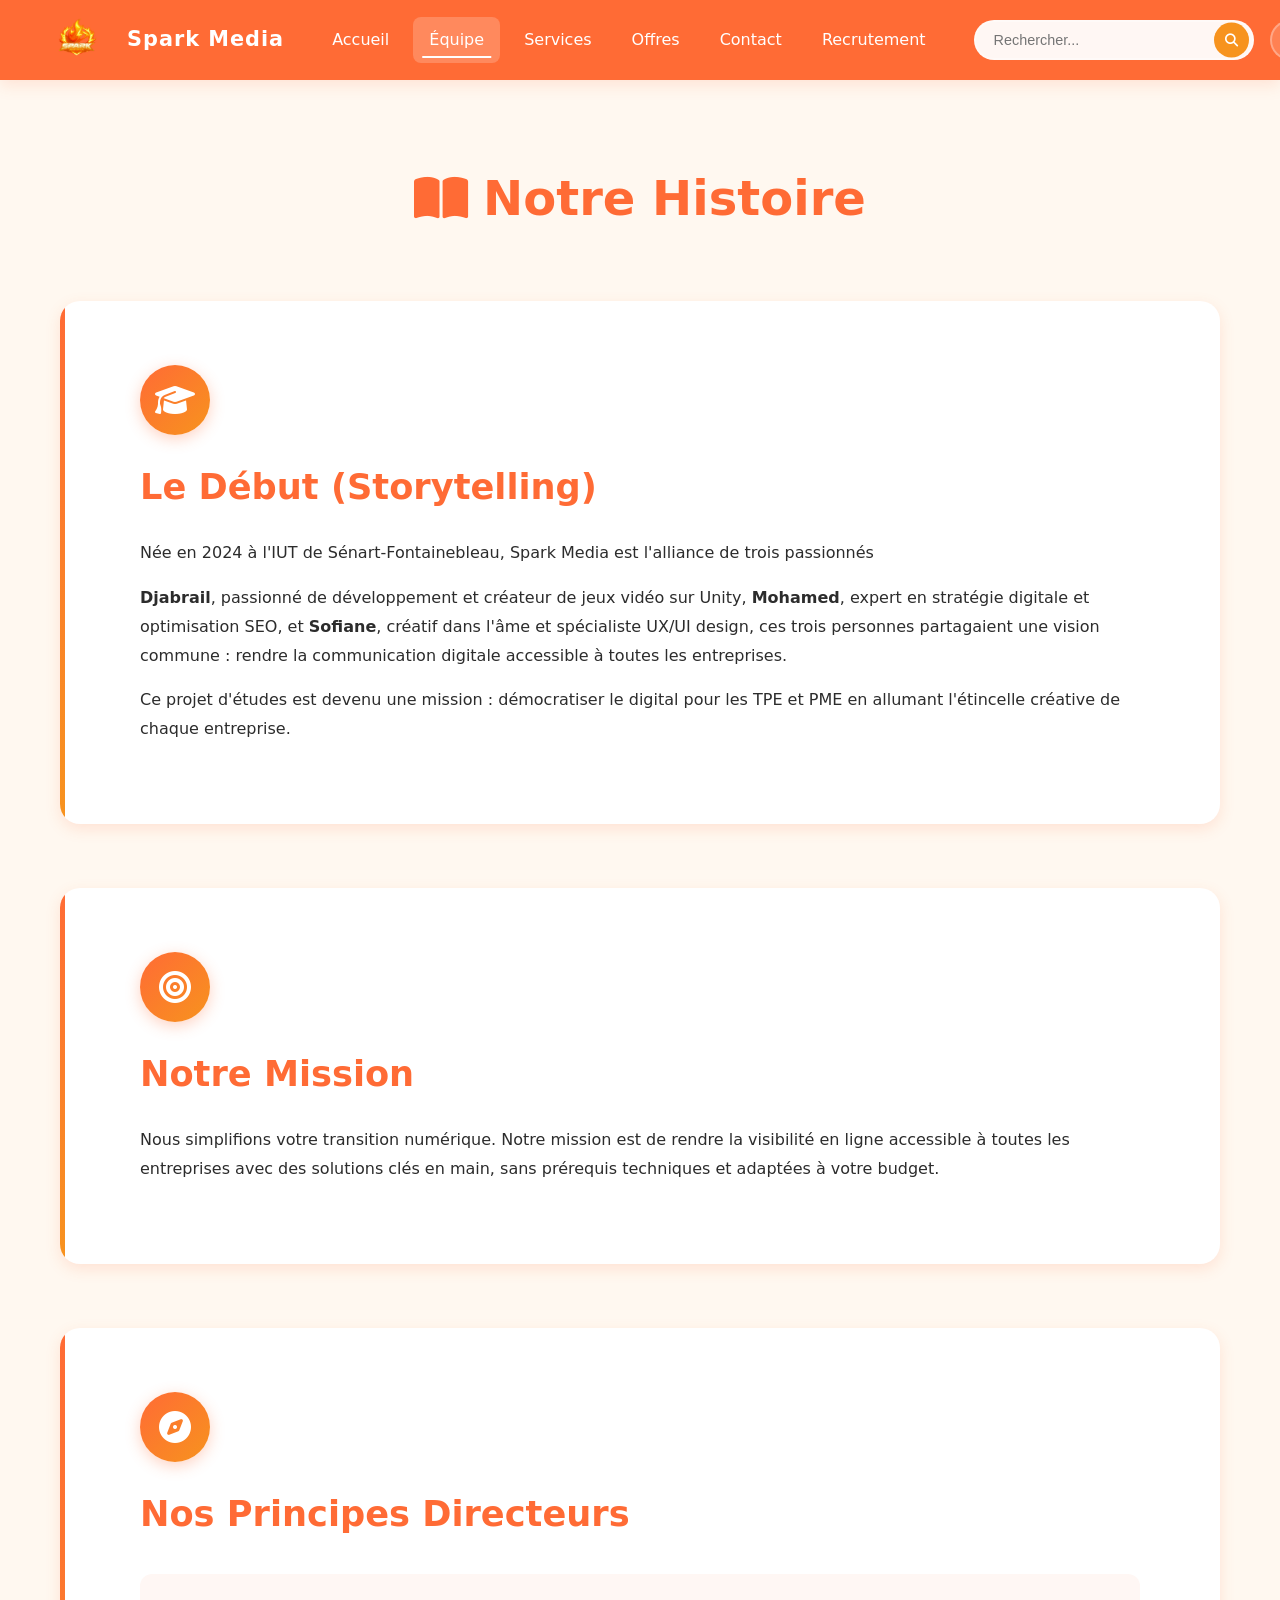
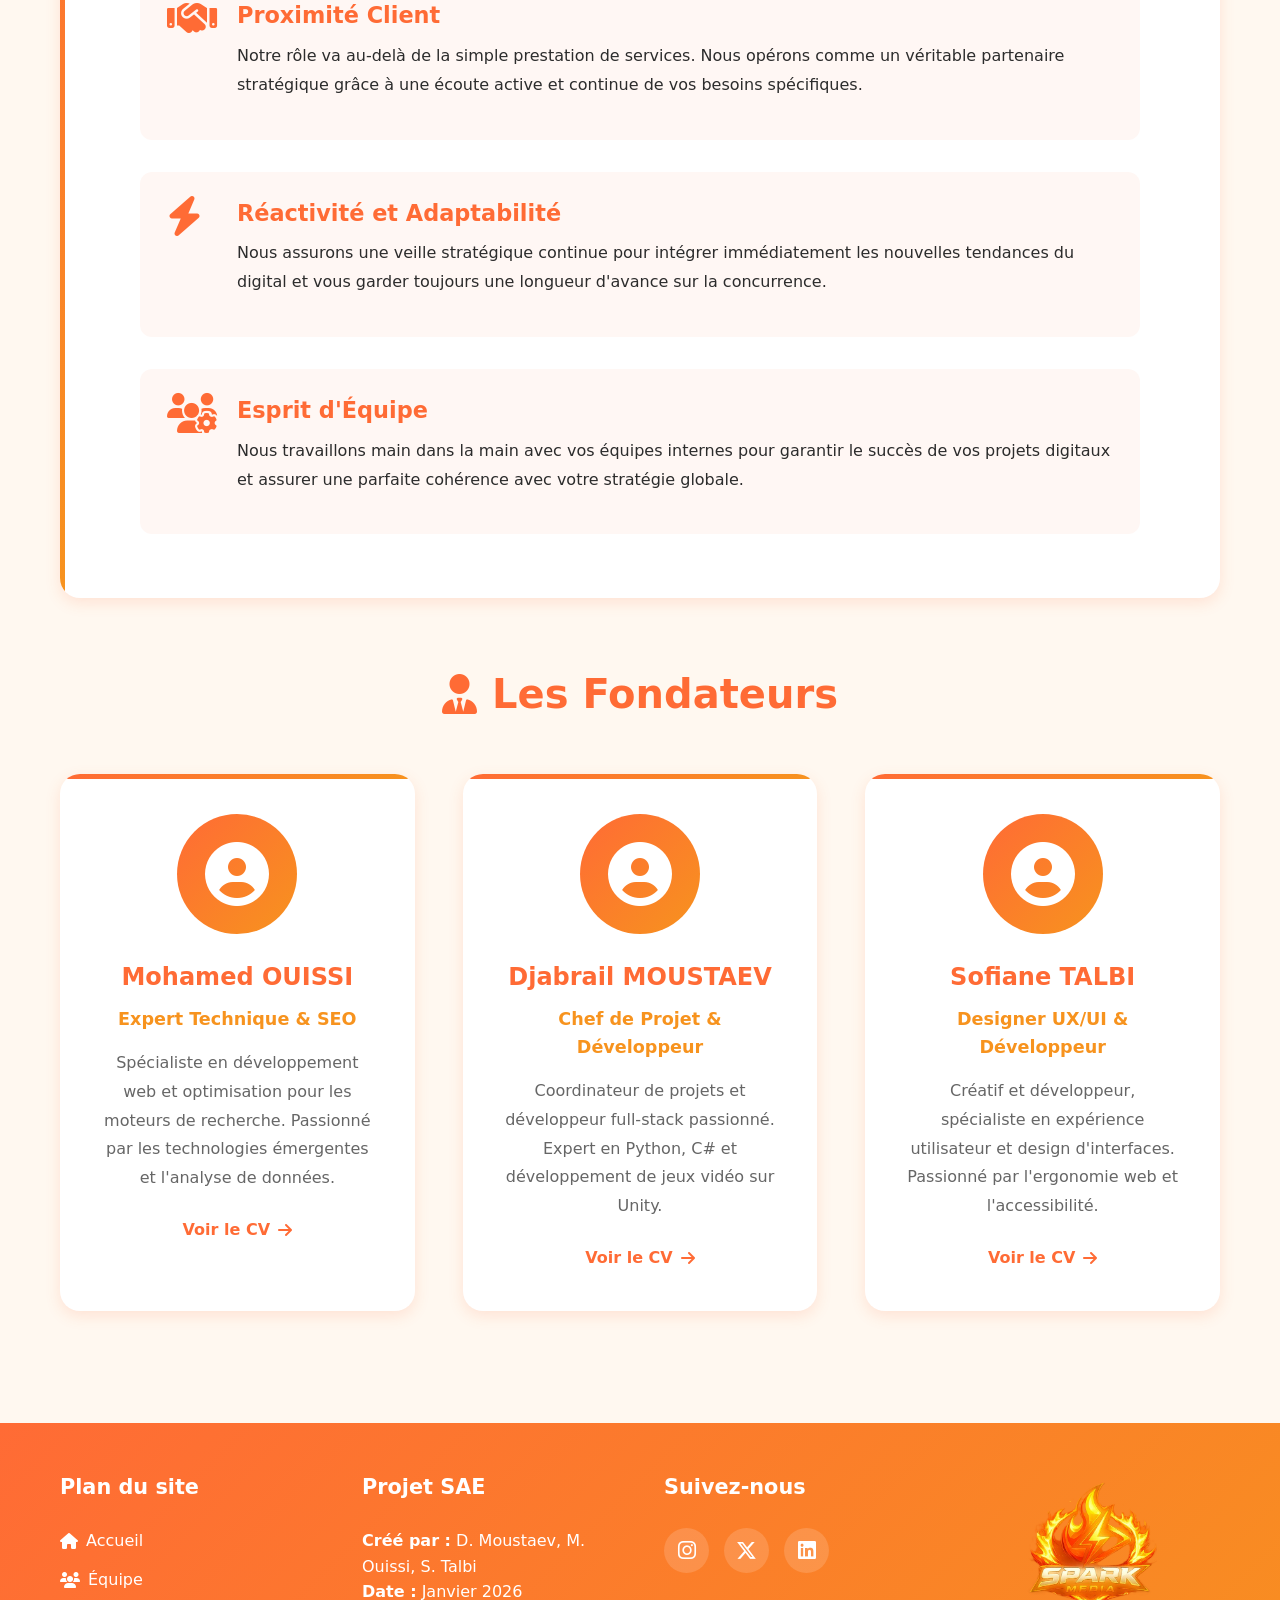
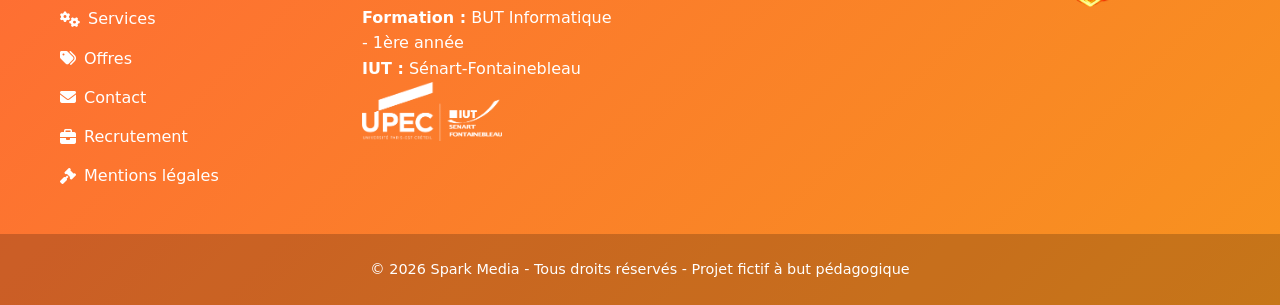
<file: SAE_Site_Web/a_propos.html>
<!DOCTYPE html>
<html lang="fr">
<head>
    <meta charset="UTF-8">
    <meta name="viewport" content="width=device-width, initial-scale=1.0">
    <meta name="description" content="Découvrez l'équipe fondatrice de Spark Media et notre histoire">
    <link rel="stylesheet" href="https://cdnjs.cloudflare.com/ajax/libs/font-awesome/6.5.1/css/all.min.css">
    <link rel="stylesheet" href="css/style.css">
    <title>Spark Media - Notre Équipe</title>
</head>
<body class="preload">
    <header class="navbar">
        <div class="header-flex">
            <div class="burger">
                <span></span>
                <span></span>
                <span></span>
            </div>

            <div class="logo-area-left">
                <a href="index.html" class="logo-container">
                    <img src="image/logo2.png" alt="Spark Media" class="logo">
                    <span class="logo-text">Spark Media</span>
                </a>
            </div>
            
            <nav class="nav-menu">
                <a href="index.html">Accueil</a>
                <a href="a_propos.html" class="active">Équipe</a>
                <a href="service.html">Services</a>
                <a href="offres.html">Offres</a>
                <a href="contact.html">Contact</a>
                <a href="recrutement.html">Recrutement</a>
            </nav>
            
            <div class="nav-right">
                <div class="search-container">
                    <form class="search-box" onsubmit="return false;">
                        <input type="search" class="search-input" placeholder="Rechercher..." name="q" aria-label="Rechercher" autocomplete="off">
                        <button type="button" class="search-btn" aria-label="Lancer la recherche">
                            <i class="fas fa-search"></i>
                        </button>
                    </form>
                    <div class="search-results"></div>
                </div>
                
                <button id="eco-toggle" class="btn-eco" title="Mode Éco-responsable">
                    <i class="fas fa-moon"></i> <span>Mode éco</span>
                </button>
            </div>
        </div>
    </header>

    <div class="side-menu-overlay"></div>
    <aside class="side-menu">
        <button id="eco-toggle-mobile" class="btn-eco" title="Mode Éco-responsable">
            <i class="fas fa-moon"></i> <span>Mode éco</span>
        </button>
        
        <nav class="nav-menu">
            <a href="index.html">
                <i class="fas fa-home"></i> Accueil
            </a>
            <a href="a_propos.html" class="active">
                <i class="fas fa-users"></i> Équipe
            </a>
            <a href="service.html">
                <i class="fas fa-cogs"></i> Services
            </a>
            <a href="offres.html">
                <i class="fas fa-tags"></i> Offres
            </a>
            <a href="contact.html">
                <i class="fas fa-envelope"></i> Contact
            </a>
            <a href="recrutement.html">
                <i class="fas fa-briefcase"></i> Recrutement
            </a>
        </nav>
    </aside>

    <main class="container">
        <h1 class="page-title">
            <i class="fas fa-book-open"></i>
            Notre Histoire
        </h1>

        <section class="content-card card-animate">
            <div class="card-icon">
                <i class="fas fa-graduation-cap"></i>
            </div>
            <h2>Le Début (Storytelling)</h2>
            <p>Née en 2024 à l'IUT de Sénart-Fontainebleau, Spark Media est l'alliance de trois passionnés</p>
            <p><strong>Djabrail</strong>, passionné de développement et créateur de jeux vidéo sur Unity, <strong>Mohamed</strong>, expert en stratégie digitale et optimisation SEO, et <strong>Sofiane</strong>, créatif dans l'âme et spécialiste UX/UI design, ces trois personnes partagaient une vision commune : rendre la communication digitale accessible à toutes les entreprises.</p>
            <p>Ce projet d'études est devenu une mission : démocratiser le digital pour les TPE et PME en allumant l'étincelle créative de chaque entreprise.</p>
        </section>

        <section class="content-card card-animate">
            <div class="card-icon">
                <i class="fas fa-bullseye"></i>
            </div>
            <h2>Notre Mission</h2>
            <p>Nous simplifions votre transition numérique. Notre mission est de rendre la visibilité en ligne accessible à toutes les entreprises avec des solutions clés en main, sans prérequis techniques et adaptées à votre budget.</p>
        </section>

        <section class="content-card card-animate">
            <div class="card-icon">
                <i class="fas fa-compass"></i>
            </div>
            <h2>Nos Principes Directeurs</h2>
            
            <div class="features-list">
                <div class="feature-item">
                    <i class="fas fa-handshake"></i>
                    <div>
                        <h3>Proximité Client</h3>
                        <p>Notre rôle va au-delà de la simple prestation de services. Nous opérons comme un véritable partenaire stratégique grâce à une écoute active et continue de vos besoins spécifiques.</p>
                    </div>
                </div>
                <div class="feature-item">
                    <i class="fas fa-bolt"></i>
                    <div>
                        <h3>Réactivité et Adaptabilité</h3>
                        <p>Nous assurons une veille stratégique continue pour intégrer immédiatement les nouvelles tendances du digital et vous garder toujours une longueur d'avance sur la concurrence.</p>
                    </div>
                </div>
                <div class="feature-item">
                    <i class="fas fa-users-cog"></i>
                    <div>
                        <h3>Esprit d'Équipe</h3>
                        <p>Nous travaillons main dans la main avec vos équipes internes pour garantir le succès de vos projets digitaux et assurer une parfaite cohérence avec votre stratégie globale.</p>
                    </div>
                </div>
            </div>
        </section>

        <h2 class="section-title">
            <i class="fas fa-user-tie"></i>
            Les Fondateurs
        </h2>
        
        <div class="team-grid">
            <div class="team-card">
                <div class="team-avatar">
                    <i class="fas fa-user-circle"></i>
                </div>
                <h3>Mohamed OUISSI</h3>
                <p class="team-role">Expert Technique & SEO</p>
                <p class="team-description">Spécialiste en développement web et optimisation pour les moteurs de recherche. Passionné par les technologies émergentes et l'analyse de données.</p>
                <a href="cv_mohamed.html" class="team-link">Voir le CV <i class="fas fa-arrow-right"></i></a>
            </div>
            
            <div class="team-card">
                <div class="team-avatar">
                    <i class="fas fa-user-circle"></i>
                </div>
                <h3>Djabrail MOUSTAEV</h3>
                <p class="team-role">Chef de Projet & Développeur</p>
                <p class="team-description">Coordinateur de projets et développeur full-stack passionné. Expert en Python, C# et développement de jeux vidéo sur Unity.</p>
                <a href="cv_djabrail.html" class="team-link">Voir le CV <i class="fas fa-arrow-right"></i></a>
            </div>
            
            <div class="team-card">
                <div class="team-avatar">
                    <i class="fas fa-user-circle"></i>
                </div>
                <h3>Sofiane TALBI</h3>
                <p class="team-role">Designer UX/UI & Développeur</p>
                <p class="team-description">Créatif et développeur, spécialiste en expérience utilisateur et design d'interfaces. Passionné par l'ergonomie web et l'accessibilité.</p>
                <a href="cv_sofiane.html" class="team-link">Voir le CV <i class="fas fa-arrow-right"></i></a>
            </div>
        </div>
    </main>

    <a href="#" class="scroll-top">
        <i class="fas fa-arrow-up"></i>
    </a>

    <footer>
        <div class="container footer-grid">
            <div class="footer-section">
                <h4>Plan du site</h4>
                <ul>
                    <li><a href="index.html"><i class="fas fa-home"></i> Accueil</a></li>
                    <li><a href="a_propos.html"><i class="fas fa-users"></i> Équipe</a></li>
                    <li><a href="service.html"><i class="fas fa-cogs"></i> Services</a></li>
                    <li><a href="offres.html"><i class="fas fa-tags"></i> Offres</a></li>
                    <li><a href="contact.html"><i class="fas fa-envelope"></i> Contact</a></li>
                    <li><a href="recrutement.html"><i class="fas fa-briefcase"></i> Recrutement</a></li>
                    <li><a href="mentionlegale.html"><i class="fas fa-gavel"></i> Mentions légales</a></li>
                </ul>
            </div>

            <div class="footer-section footer-sae">
                <h4>Projet SAE</h4>
                <p><strong>Créé par :</strong> D. Moustaev, M. Ouissi, S. Talbi</p>
                <p><strong>Date :</strong> Janvier 2026</p>
                <p><strong>Formation :</strong> BUT Informatique - 1ère année</p>
                <p><strong>IUT :</strong> Sénart-Fontainebleau</p>
                
                <a href="https://www.iutsf.u-pec.fr/" target="_blank" rel="noopener noreferrer" class="logo-iut-footer">
                    <img src="image/logo_iut.png" alt="Logo IUT Sénart-Fontainebleau" class="footer-logo-iut">
                </a>
            </div>

            <div class="footer-section">
                <h4>Suivez-nous</h4>
                <div class="social-icons">
                    <a href="https://www.instagram.com/sparkmediaiut/" aria-label="Instagram" class="social-link" target="_blank" rel="noopener noreferrer">
                        <i class="fab fa-instagram"></i>
                    </a>
                    <a href="https://x.com/SparkMediaIUT" aria-label="Twitter" class="social-link" target="_blank" rel="noopener noreferrer">
                        <i class="fab fa-x-twitter"></i>
                    </a>
                    <a href="www.linkedin.com/in/spark-media-undefined-1170493a6" aria-label="LinkedIn" class="social-link" target="_blank" rel="noopener noreferrer">
                        <i class="fab fa-linkedin"></i>
                    </a>
                </div>
            </div>

            <div class="footer-section footer-logo-section">
                <a href="index.html" class="spark-logo-footer">
                    <img src="image/logo2.png" alt="Spark Media" class="footer-logo-spark">
                </a>
            </div>
        </div>
        
        <div class="footer-bottom">
            <p>&copy; 2026 Spark Media - Tous droits réservés - Projet fictif à but pédagogique</p>
        </div>
    </footer>

    <script src="js/script.js"></script>
    <script>
        window.addEventListener('load', () => document.body.classList.remove('preload'));
    </script>
</body>
</html>
</file>
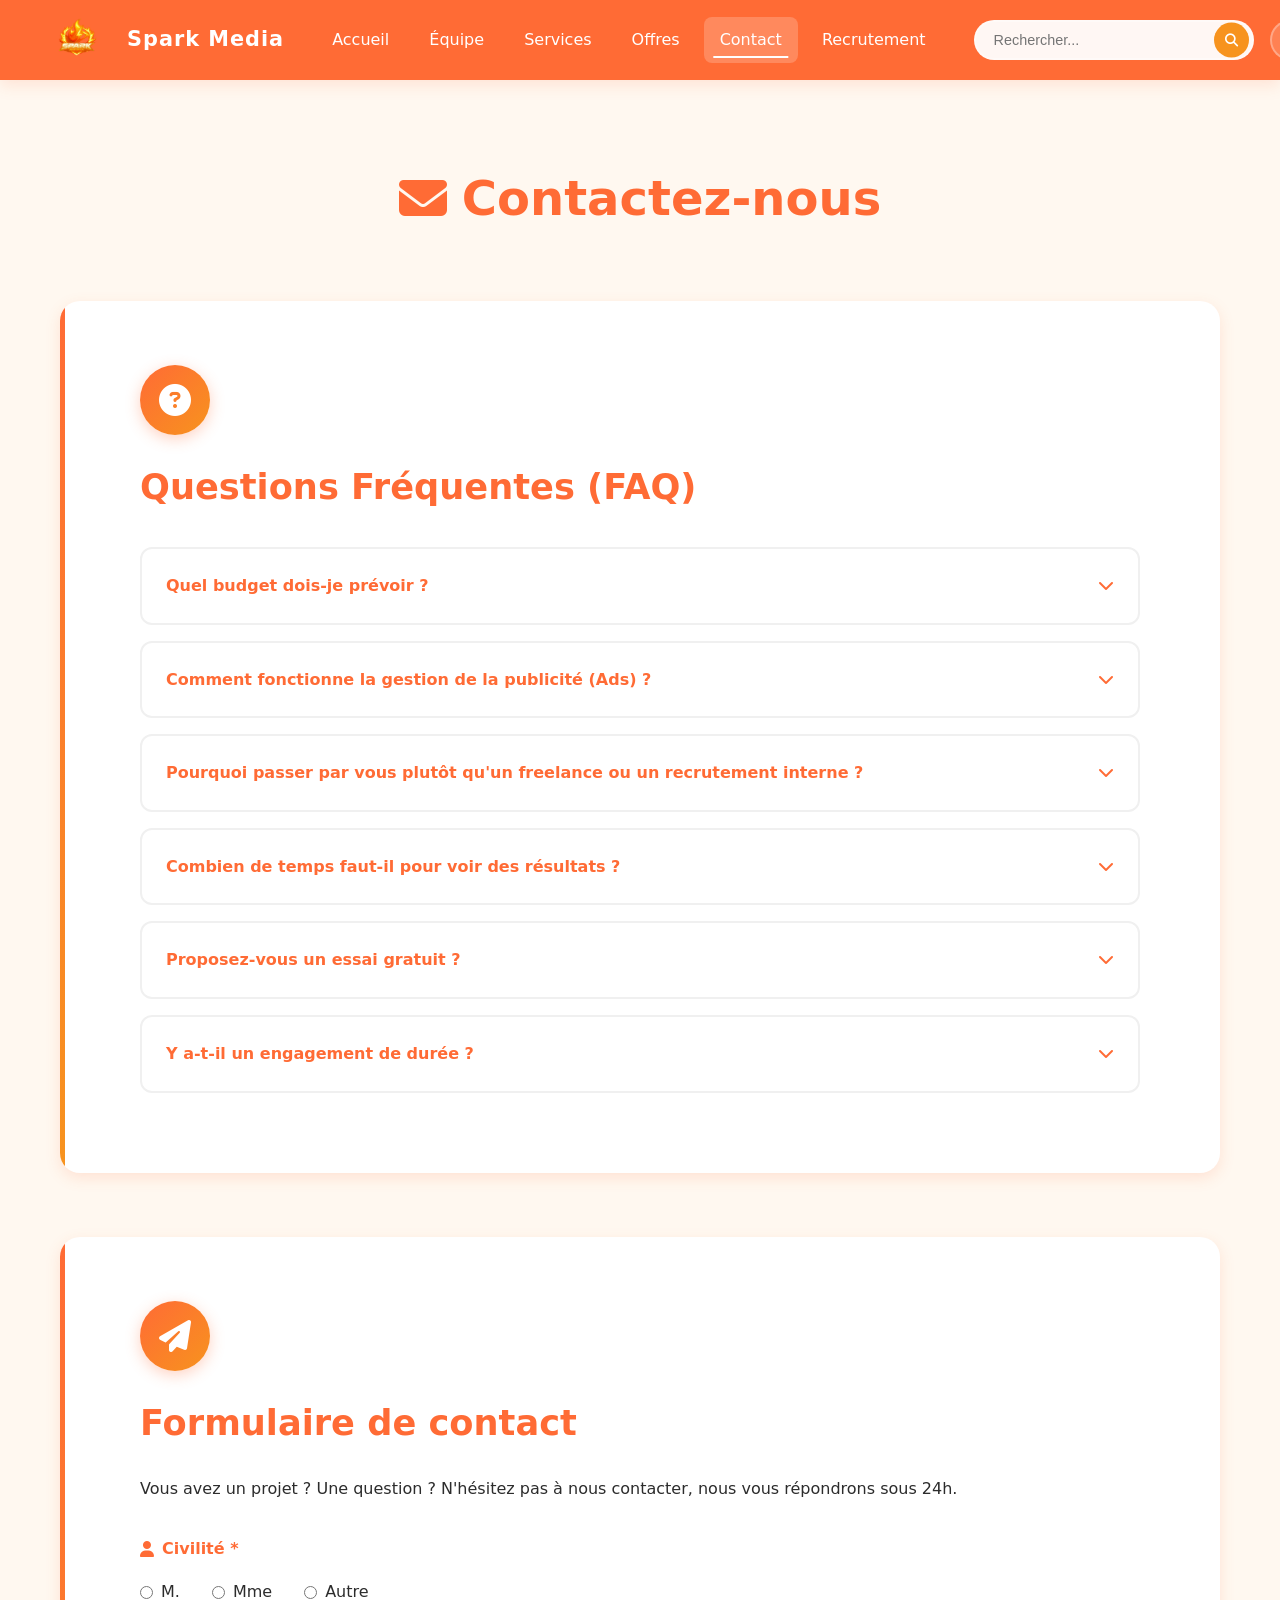
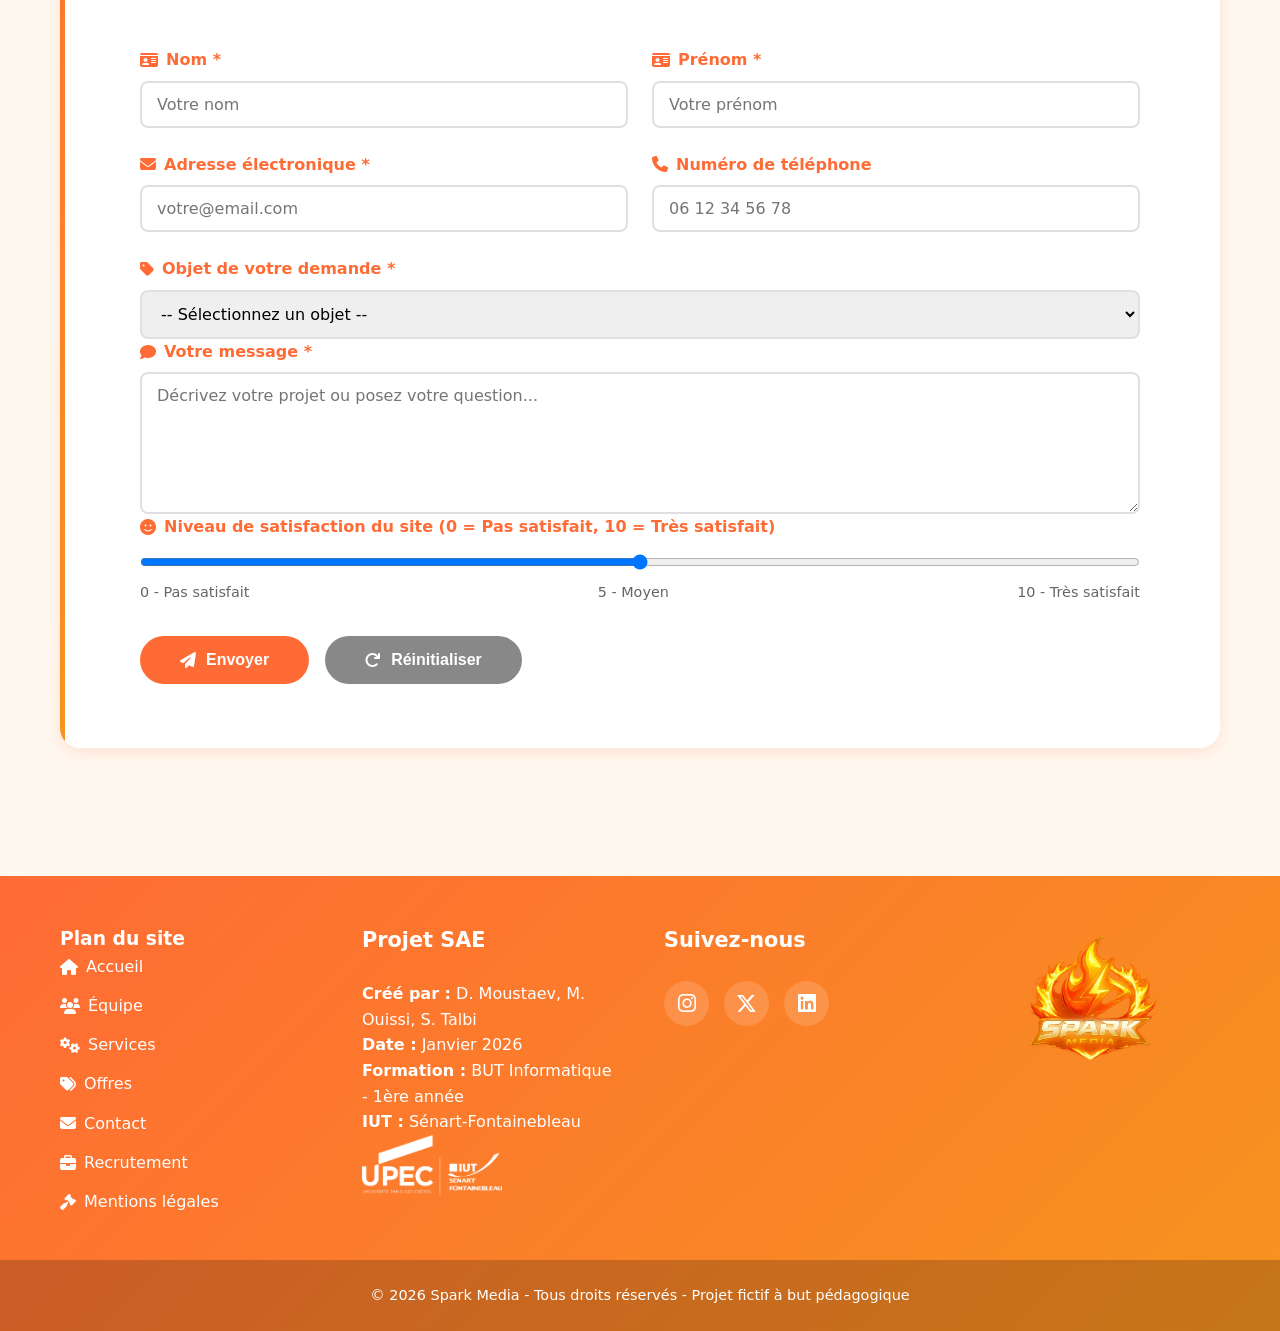
<file: SAE_Site_Web/contact.html>
<!DOCTYPE html>
<html lang="fr">
<head>
    <meta charset="UTF-8">
    <meta name="viewport" content="width=device-width, initial-scale=1.0">
    <meta name="description" content="Contactez Spark Media - FAQ et formulaire de contact pour vos projets digitaux">
    <link rel="stylesheet" href="https://cdnjs.cloudflare.com/ajax/libs/font-awesome/6.5.1/css/all.min.css">
    <link rel="stylesheet" href="css/style.css">
    <title>Spark Media - Contact</title>
</head>
<body class="preload">
    <header class="navbar">
        <div class="header-flex">
            <div class="burger">
                <span></span>
                <span></span>
                <span></span>
            </div>

            <div class="logo-area-left">
                <a href="index.html" class="logo-container">
                    <img src="image/logo2.png" alt="Spark Media" class="logo">
                    <span class="logo-text">Spark Media</span>
                </a>
            </div>
            
            <nav class="nav-menu">
                <a href="index.html">Accueil</a>
                <a href="a_propos.html">Équipe</a>
                <a href="service.html">Services</a>
                <a href="offres.html">Offres</a>
                <a href="contact.html" class="active">Contact</a>
                <a href="recrutement.html">Recrutement</a>
            </nav>
            
            <div class="nav-right">
                <div class="search-container">
                    <form class="search-box" onsubmit="return false;">
                        <input type="search" class="search-input" placeholder="Rechercher..." name="q" aria-label="Rechercher" autocomplete="off">
                        <button type="button" class="search-btn" aria-label="Lancer la recherche">
                            <i class="fas fa-search"></i>
                        </button>
                    </form>
                    <div class="search-results"></div>
                </div>
                
                <button id="eco-toggle" class="btn-eco" title="Mode Éco-responsable">
                    <i class="fas fa-moon"></i> <span>Mode éco</span>
                </button>
            </div>
        </div>
    </header>

    <div class="side-menu-overlay"></div>
    <aside class="side-menu">
        <button id="eco-toggle-mobile" class="btn-eco" title="Mode Éco-responsable">
            <i class="fas fa-moon"></i> <span>Mode éco</span>
        </button>
        
        <nav class="nav-menu">
            <a href="index.html">
                <i class="fas fa-home"></i> Accueil
            </a>
            <a href="a_propos.html">
                <i class="fas fa-users"></i> Équipe
            </a>
            <a href="service.html">
                <i class="fas fa-cogs"></i> Services
            </a>
            <a href="offres.html">
                <i class="fas fa-tags"></i> Offres
            </a>
            <a href="contact.html" class="active">
                <i class="fas fa-envelope"></i> Contact
            </a>
            <a href="recrutement.html">
                <i class="fas fa-briefcase"></i> Recrutement
            </a>
        </nav>
    </aside>

    <main class="container">
        <h1 class="page-title">
            <i class="fas fa-envelope"></i>
            Contactez-nous
        </h1>

        <section class="content-card card-animate">
            <div class="card-icon">
                <i class="fas fa-question-circle"></i>
            </div>
            <h2>Questions Fréquentes (FAQ)</h2>
            
            <div class="faq-container">
                <details class="faq-item">
                    <summary class="faq-question">Quel budget dois-je prévoir ?</summary>
                    <div class="faq-answer">
                        <p>Nos forfaits mensuels, qui incluent la création de contenu, la publication programmée et le reporting détaillé, varient entre <strong>1 800 € et 3 500 €</strong> par mois selon vos besoins et le nombre de réseaux sociaux à gérer. Nous proposons également des prestations ponctuelles (vidéo, audit digital, site web) à partir de 500 €.</p>
                    </div>
                </details>

                <details class="faq-item">
                    <summary class="faq-question">Comment fonctionne la gestion de la publicité (Ads) ?</summary>
                    <div class="faq-answer">
                        <p>Vous payez directement le budget publicitaire aux plateformes concernées (Meta, LinkedIn, Google, etc.). Spark Media facture des frais de gestion de <strong>15% à 20%</strong> de ce budget pour concevoir vos visuels, cibler votre audience, optimiser vos campagnes en temps réel et vous garantir un retour sur investissement optimal.</p>
                    </div>
                </details>

                <details class="faq-item">
                    <summary class="faq-question">Pourquoi passer par vous plutôt qu'un freelance ou un recrutement interne ?</summary>
                    <div class="faq-answer">
                        <p>Contrairement à un recrutement interne coûteux (salaire, charges, formation, outils) ou un freelance isolé qui peut manquer de disponibilité, nous vous offrons une <strong>équipe complète et polyvalente</strong> (graphistes, vidéastes, rédacteurs, développeurs) avec des outils professionnels pour un coût maîtrisé. Nous garantissons une continuité de service, une expertise stratégique et des résultats mesurables.</p>
                    </div>
                </details>

                <details class="faq-item">
                    <summary class="faq-question">Combien de temps faut-il pour voir des résultats ?</summary>
                    <div class="faq-answer">
                        <p>Les premiers résultats apparaissent généralement dès le premier mois avec une augmentation de l'engagement et de la visibilité. Pour des résultats significatifs en termes de notoriété de marque et de conversions, nous recommandons un engagement minimum de <strong>3 à 6 mois</strong> pour construire une communauté solide et fidèle.</p>
                    </div>
                </details>

                <details class="faq-item">
                    <summary class="faq-question">Proposez-vous un essai gratuit ?</summary>
                    <div class="faq-answer">
                        <p>Nous ne proposons pas de période d'essai gratuite, mais nous offrons un <strong>audit digital complet gratuit</strong> d'une valeur de 800 €. Cet audit vous permet d'avoir une vision claire de votre situation actuelle et de nos recommandations stratégiques avant tout engagement.</p>
                    </div>
                </details>

                <details class="faq-item">
                    <summary class="faq-question">Y a-t-il un engagement de durée ?</summary>
                    <div class="faq-answer">
                        <p>Non, nos contrats sont <strong>sans engagement longue durée</strong>. Vous pouvez résilier ou modifier votre forfait à tout moment avec un préavis d'un mois. Nous préférons vous garder par la qualité de notre travail plutôt que par une obligation contractuelle.</p>
                    </div>
                </details>
            </div>
        </section>

        <section class="content-card card-animate">
            <div class="card-icon">
                <i class="fas fa-paper-plane"></i>
            </div>
            <h2>Formulaire de contact</h2>
            <p>Vous avez un projet ? Une question ? N'hésitez pas à nous contacter, nous vous répondrons sous 24h.</p>
            
            <form action="#" method="post" class="contact-form">
                <div class="form-row">
                    <div class="form-group">
                        <label for="civilite"><i class="fas fa-user"></i> Civilité *</label>
                        <div class="radio-group">
                            <label><input type="radio" name="civilite" value="M" id="civilite" required> M.</label>
                            <label><input type="radio" name="civilite" value="Mme" required> Mme</label>
                            <label><input type="radio" name="civilite" value="Autre" required> Autre</label>
                        </div>
                    </div>
                </div>

                <div class="form-row">
                    <div class="form-group">
                        <label for="nom"><i class="fas fa-id-card"></i> Nom *</label>
                        <input type="text" id="nom" name="nom" required placeholder="Votre nom" minlength="2">
                    </div>
                    <div class="form-group">
                        <label for="prenom"><i class="fas fa-id-card"></i> Prénom *</label>
                        <input type="text" id="prenom" name="prenom" required placeholder="Votre prénom" minlength="2">
                    </div>
                </div>

                <div class="form-row">
                    <div class="form-group">
                        <label for="email"><i class="fas fa-envelope"></i> Adresse électronique *</label>
                        <input type="email" id="email" name="email" required placeholder="votre@email.com">
                    </div>
                    <div class="form-group">
                        <label for="telephone"><i class="fas fa-phone"></i> Numéro de téléphone</label>
                        <input type="tel" id="telephone" name="telephone" placeholder="06 12 34 56 78" pattern="[0-9\s\.\-\+\(\)]{10,}">
                    </div>
                </div>

                <div class="form-group">
                    <label for="objet"><i class="fas fa-tag"></i> Objet de votre demande *</label>
                    <select id="objet" name="objet" required>
                        <option value="">-- Sélectionnez un objet --</option>
                        <option value="devis">Demande de devis</option>
                        <option value="information">Demande d'information</option>
                        <option value="audit">Audit gratuit</option>
                        <option value="partenariat">Proposition de partenariat</option>
                        <option value="recrutement">Recrutement</option>
                        <option value="autre">Autre</option>
                    </select>
                </div>

                <div class="form-group">
                    <label for="message"><i class="fas fa-comment"></i> Votre message *</label>
                    <textarea id="message" name="message" rows="6" required placeholder="Décrivez votre projet ou posez votre question..." minlength="10"></textarea>
                </div>

                <div class="form-group">
                    <label for="satisfaction"><i class="fas fa-smile"></i> Niveau de satisfaction du site (0 = Pas satisfait, 10 = Très satisfait)</label>
                    <input type="range" id="satisfaction" name="satisfaction" min="0" max="10" value="5" class="satisfaction-range">
                    <div class="range-labels">
                        <span>0 - Pas satisfait</span>
                        <span>5 - Moyen</span>
                        <span>10 - Très satisfait</span>
                    </div>
                </div>

                <div class="form-buttons">
                    <button type="submit" class="btn-submit">
                        <i class="fas fa-paper-plane"></i> Envoyer
                    </button>
                    <button type="reset" class="btn-reset">
                        <i class="fas fa-redo"></i> Réinitialiser
                    </button>
                </div>
            </form>
        </section>
    </main>

    <a href="#" class="scroll-top">
        <i class="fas fa-arrow-up"></i>
    </a>

    <footer>
        <div class="container footer-grid">
            <div class="footer-section">
                <h3>Plan du site</h3>
                <ul>
                    <li><a href="index.html"><i class="fas fa-home"></i> Accueil</a></li>
                    <li><a href="a_propos.html"><i class="fas fa-users"></i> Équipe</a></li>
                    <li><a href="service.html"><i class="fas fa-cogs"></i> Services</a></li>
                    <li><a href="offres.html"><i class="fas fa-tags"></i> Offres</a></li>
                    <li><a href="contact.html"><i class="fas fa-envelope"></i> Contact</a></li>
                    <li><a href="recrutement.html"><i class="fas fa-briefcase"></i> Recrutement</a></li>
                    <li><a href="mentionlegale.html"><i class="fas fa-gavel"></i> Mentions légales</a></li>
                </ul>
            </div>

            <div class="footer-section footer-sae">
                <h4>Projet SAE</h4>
                <p><strong>Créé par :</strong> D. Moustaev, M. Ouissi, S. Talbi</p>
                <p><strong>Date :</strong> Janvier 2026</p>
                <p><strong>Formation :</strong> BUT Informatique - 1ère année</p>
                <p><strong>IUT :</strong> Sénart-Fontainebleau</p>
                
                <a href="https://www.iutsf.u-pec.fr/" target="_blank" rel="noopener noreferrer" class="logo-iut-footer">
                    <img src="image/logo_iut.png" alt="Logo IUT Sénart-Fontainebleau" class="footer-logo-iut">
                </a>
            </div>

            <div class="footer-section">
                <h4>Suivez-nous</h4>
                <div class="social-icons">
                    <a href="https://www.instagram.com/sparkmediaiut/" aria-label="Instagram" class="social-link" target="_blank" rel="noopener noreferrer">
                        <i class="fab fa-instagram"></i>
                    </a>
                    <a href="https://x.com/SparkMediaIUT" aria-label="Twitter" class="social-link" target="_blank" rel="noopener noreferrer">
                        <i class="fab fa-x-twitter"></i>
                    </a>
                    <a href="www.linkedin.com/in/spark-media-undefined-1170493a6" aria-label="LinkedIn" class="social-link" target="_blank" rel="noopener noreferrer">
                        <i class="fab fa-linkedin"></i>
                    </a>
                </div>
            </div>

            <div class="footer-section footer-logo-section">
                <a href="index.html" class="spark-logo-footer">
                    <img src="image/logo2.png" alt="Spark Media" class="footer-logo-spark">
                </a>
            </div>
        </div>
        
        <div class="footer-bottom">
            <p>&copy; 2026 Spark Media - Tous droits réservés - Projet fictif à but pédagogique</p>
        </div>
    </footer>

    <script src="js/script.js"></script>
    <script>
        window.addEventListener('load', () => document.body.classList.remove('preload'));
    </script>
</body>
</html>
</file>
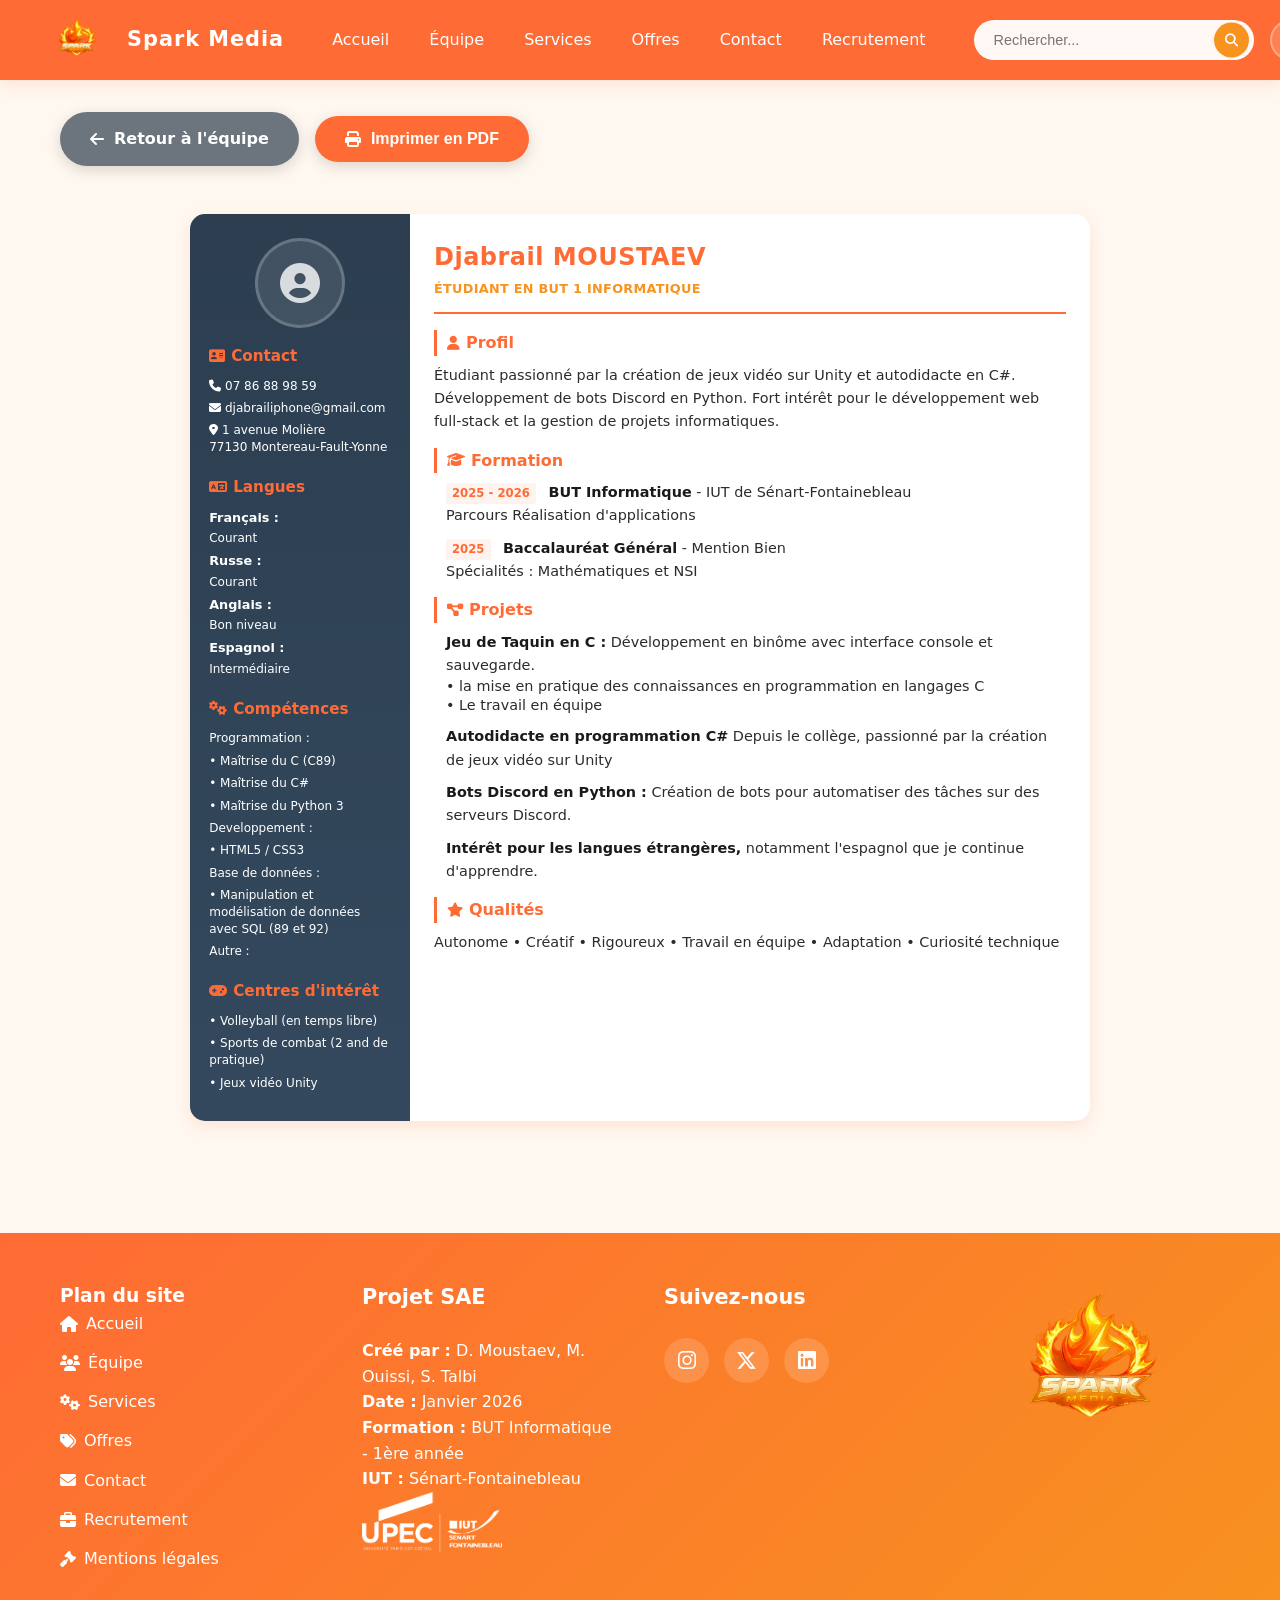
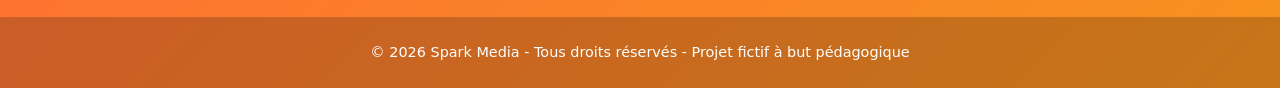
<file: SAE_Site_Web/cv_djabrail.html>
<!DOCTYPE html>
<html lang="fr">
<head>
    <meta charset="UTF-8">
    <meta name="viewport" content="width=device-width, initial-scale=1.0">
    <meta name="description" content="CV de Djabrail Moustaev - Spark Media">
    <link rel="stylesheet" href="https://cdnjs.cloudflare.com/ajax/libs/font-awesome/6.5.1/css/all.min.css">
    <link rel="stylesheet" href="css/style.css">
    <title>CV Djabrail MOUSTAEV - Spark Media</title>
</head>
<body>
    <header class="navbar">
        <div class="header-flex">
            <div class="burger">
                <span></span>
                <span></span>
                <span></span>
            </div>

            <div class="logo-area-left">
                <a href="index.html" class="logo-container">
                    <img src="image/logo2.png" alt="Spark Media" class="logo">
                    <span class="logo-text">Spark Media</span>
                </a>
            </div>
            
            <nav class="nav-menu">
                <a href="index.html">Accueil</a>
                <a href="a_propos.html">Équipe</a>
                <a href="service.html">Services</a>
                <a href="offres.html">Offres</a>
                <a href="contact.html">Contact</a>
                <a href="recrutement.html">Recrutement</a>
            </nav>
            
            <div class="nav-right">
                <div class="search-container">
                    <form class="search-box" onsubmit="return false;">
                        <input type="search" class="search-input" placeholder="Rechercher..." name="q" aria-label="Rechercher" autocomplete="off">
                        <button type="button" class="search-btn" aria-label="Lancer la recherche">
                            <i class="fas fa-search"></i>
                        </button>
                    </form>
                    <div class="search-results"></div>
                </div>
                
                <button id="eco-toggle" class="btn-eco" title="Mode Éco-responsable">
                    <i class="fas fa-moon"></i> <span>Night Mode</span>
                </button>
            </div>
        </div>
    </header>

    <div class="side-menu-overlay"></div>
    <aside class="side-menu">
        <button id="eco-toggle-mobile" class="btn-eco" title="Mode Éco-responsable">
            <i class="fas fa-moon"></i> <span>Night Mode</span>
        </button>
        
        <nav class="nav-menu">
            <a href="index.html">
                <i class="fas fa-home"></i> Accueil
            </a>
            <a href="a_propos.html">
                <i class="fas fa-users"></i> Équipe
            </a>
            <a href="service.html">
                <i class="fas fa-cogs"></i> Services
            </a>
            <a href="offres.html">
                <i class="fas fa-tags"></i> Offres
            </a>
            <a href="contact.html">
                <i class="fas fa-envelope"></i> Contact
            </a>
            <a href="recrutement.html">
                <i class="fas fa-briefcase"></i> Recrutement
            </a>
        </nav>
    </aside>

    <main class="container">
        <div class="cv-action-buttons no-print">
            <a href="a_propos.html" class="btn-back-cv">
                <i class="fas fa-arrow-left"></i> Retour à l'équipe
            </a>
            <button onclick="window.print()" class="btn-print-cv">
                <i class="fas fa-print"></i> Imprimer en PDF
            </button>
        </div>

        <div class="cv-container">
            <aside class="cv-sidebar">
                <div class="cv-photo">
                    <i class="fas fa-user-circle"></i>
                </div>
                
                <h3><i class="fas fa-address-card"></i> Contact</h3>
                <p><i class="fas fa-phone"></i> 07 86 88 98 59</p>
                <p><i class="fas fa-envelope"></i> djabrailiphone@gmail.com</p>
                <p><i class="fas fa-map-marker-alt"></i> 1 avenue Molière<br>77130 Montereau-Fault-Yonne</p>
                
                <h3><i class="fas fa-language"></i> Langues</h3>
                <p><strong>Français :</strong> Courant</p>
                <p><strong>Russe :</strong> Courant</p>
                <p><strong>Anglais :</strong> Bon niveau</p>
                <p><strong>Espagnol :</strong> Intermédiaire</p>
                
                <h3><i class="fas fa-cogs"></i> Compétences</h3>
                <p>Programmation :</p>
                <p>• Maîtrise du C (C89)</p>
                <p>• Maîtrise du C#</p>
                <p>• Maîtrise du Python 3</p>
                <p>Developpement :</p>
                <p>• HTML5 / CSS3</p>
                <p>Base de données :</p>
                <p>• Manipulation et modélisation de données avec SQL (89 et 92)</p>
                <p>Autre :</p>
                
                <h3><i class="fas fa-gamepad"></i> Centres d'intérêt</h3>
                <p>• Volleyball (en temps libre)</p>
                <p>• Sports de combat (2 and de pratique)</p>
                <p>• Jeux vidéo Unity</p>
            </aside>
            
            <section class="cv-main">
                <header class="cv-header">
                    <h1>Djabrail MOUSTAEV</h1>
                    <p class="cv-title">ÉTUDIANT EN BUT 1 INFORMATIQUE</p>
                </header>
                
                <div class="cv-section">
                    <h2><i class="fas fa-user"></i> Profil</h2>
                    <p>Étudiant passionné par la création de jeux vidéo sur Unity et autodidacte en C#. Développement de bots Discord en Python. Fort intérêt pour le développement web full-stack et la gestion de projets informatiques.</p>
                </div>
                
                <div class="cv-section">
                    <h2><i class="fas fa-graduation-cap"></i> Formation</h2>
                    <div class="cv-item">
                        <span class="cv-date">2025 - 2026</span>
                        <strong>BUT Informatique</strong> - IUT de Sénart-Fontainebleau<br>
                        Parcours Réalisation d'applications
                    </div>
                    <div class="cv-item">
                        <span class="cv-date">2025</span>
                        <strong>Baccalauréat Général</strong> - Mention Bien<br>
                        Spécialités : Mathématiques et NSI
                    </div>
                </div>
                
                <div class="cv-section">
                    <h2><i class="fas fa-project-diagram"></i> Projets</h2>
                    <div class="cv-item">
                        <strong>Jeu de Taquin en C :</strong> Développement en binôme avec interface console et sauvegarde.
                        <p>• la mise en pratique des connaissances en programmation en langages C</p>
                        <p>• Le travail en équipe</p>
                    </div>
                    <div class="cv-item">
                        <strong>Autodidacte en programmation C#</strong> Depuis le collège, passionné par la création de jeux vidéo sur Unity                    </div>
                    <div class="cv-item">
                        <strong>Bots Discord en Python :</strong> Création de bots pour automatiser des tâches sur des serveurs Discord.
                    </div>
                    <div class="cv-item">
                        <strong>Intérêt pour les langues étrangères,</strong> notamment l'espagnol que je continue d'apprendre.
                    </div>
                </div>
                
                <div class="cv-section">
                    <h2><i class="fas fa-star"></i> Qualités</h2>
                    <p>Autonome • Créatif • Rigoureux • Travail en équipe • Adaptation • Curiosité technique</p>
                </div>
            </section>
        </div>
    </main>

    <a href="#" class="scroll-top no-print">
        <i class="fas fa-arrow-up"></i>
    </a>

    <footer>
        <div class="container footer-grid">
            <div class="footer-section">
                <h3>Plan du site</h3>
                <ul>
                    <li><a href="index.html"><i class="fas fa-home"></i> Accueil</a></li>
                    <li><a href="a_propos.html"><i class="fas fa-users"></i> Équipe</a></li>
                    <li><a href="service.html"><i class="fas fa-cogs"></i> Services</a></li>
                    <li><a href="offres.html"><i class="fas fa-tags"></i> Offres</a></li>
                    <li><a href="contact.html"><i class="fas fa-envelope"></i> Contact</a></li>
                    <li><a href="recrutement.html"><i class="fas fa-briefcase"></i> Recrutement</a></li>
                    <li><a href="mentionlegale.html"><i class="fas fa-gavel"></i> Mentions légales</a></li>
                </ul>
            </div>

            <div class="footer-section footer-sae">
                <h4>Projet SAE</h4>
                <p><strong>Créé par :</strong> D. Moustaev, M. Ouissi, S. Talbi</p>
                <p><strong>Date :</strong> Janvier 2026</p>
                <p><strong>Formation :</strong> BUT Informatique - 1ère année</p>
                <p><strong>IUT :</strong> Sénart-Fontainebleau</p>
                
                <a href="https://www.iutsf.u-pec.fr/" target="_blank" rel="noopener noreferrer" class="logo-iut-footer">
                    <img src="image/logo_iut.png" alt="Logo IUT Sénart-Fontainebleau" class="footer-logo-iut">
                </a>
            </div>

            <div class="footer-section">
                <h4>Suivez-nous</h4>
                <div class="social-icons">
                    <a href="https://www.instagram.com/sparkmediaiut/" aria-label="Instagram" class="social-link" target="_blank" rel="noopener noreferrer">
                        <i class="fab fa-instagram"></i>
                    </a>
                    <a href="https://x.com/SparkMediaIUT" aria-label="Twitter" class="social-link" target="_blank" rel="noopener noreferrer">
                        <i class="fab fa-x-twitter"></i>
                    </a>
                    <a href="www.linkedin.com/in/spark-media-undefined-1170493a6" aria-label="LinkedIn" class="social-link" target="_blank" rel="noopener noreferrer">
                        <i class="fab fa-linkedin"></i>
                    </a>
                </div>
            </div>

            <div class="footer-section footer-logo-section">
                <a href="index.html" class="spark-logo-footer">
                    <img src="image/logo2.png" alt="Spark Media" class="footer-logo-spark">
                </a>
            </div>
        </div>
        
        <div class="footer-bottom">
            <p>&copy; 2026 Spark Media - Tous droits réservés - Projet fictif à but pédagogique</p>
        </div>
    </footer>

    <script src="js/script.js"></script>
</body>
</html>
</file>
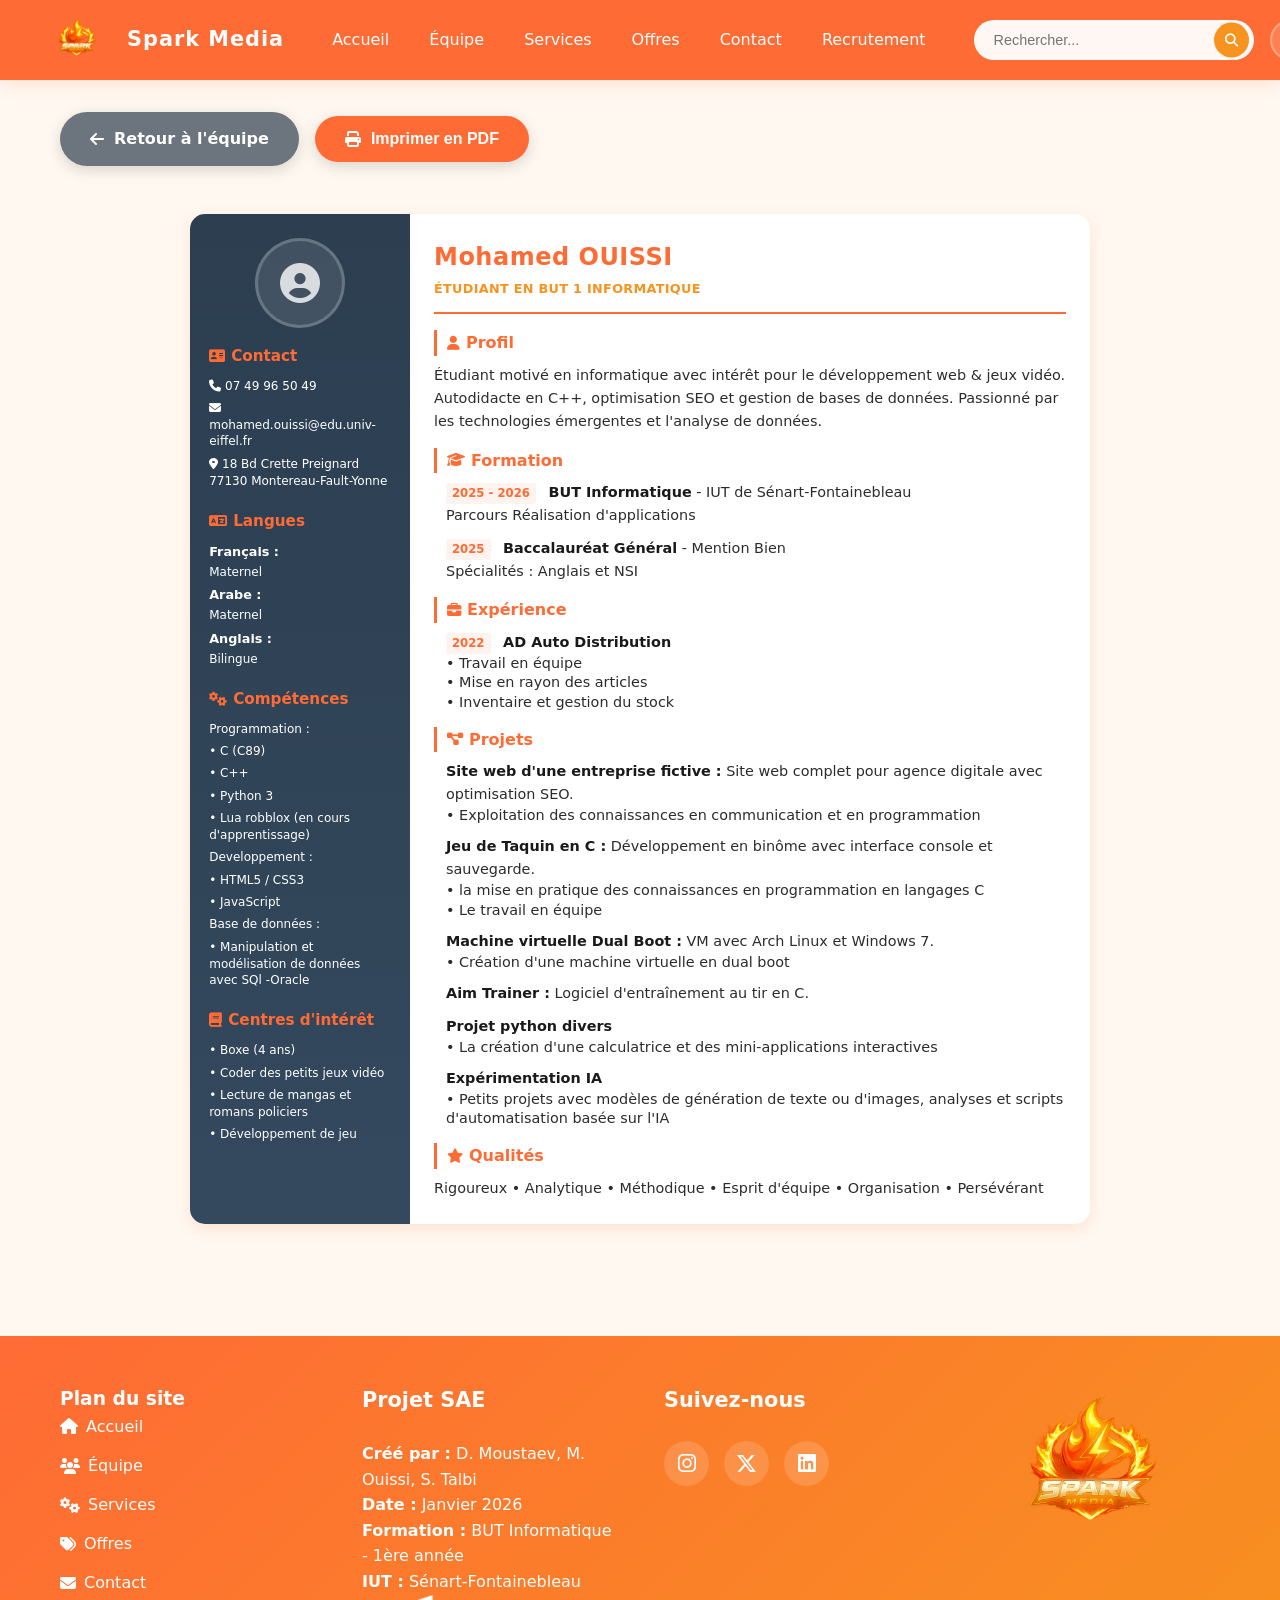
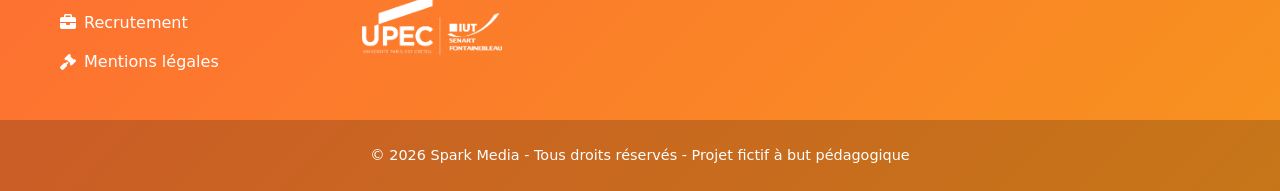
<file: SAE_Site_Web/cv_mohamed.html>
<!DOCTYPE html>
<html lang="fr">
<head>
    <meta charset="UTF-8">
    <meta name="viewport" content="width=device-width, initial-scale=1.0">
    <meta name="description" content="CV de Mohamed Ouissi - Spark Media">
    <link rel="stylesheet" href="https://cdnjs.cloudflare.com/ajax/libs/font-awesome/6.5.1/css/all.min.css">
    <link rel="stylesheet" href="css/style.css">
    <title>CV Mohamed OUISSI - Spark Media</title>
</head>
<body>
    <header class="navbar">
        <div class="header-flex">
            <div class="burger">
                <span></span>
                <span></span>
                <span></span>
            </div>

            <div class="logo-area-left">
                <a href="index.html" class="logo-container">
                    <img src="image/logo2.png" alt="Spark Media" class="logo">
                    <span class="logo-text">Spark Media</span>
                </a>
            </div>
            
            <nav class="nav-menu">
                <a href="index.html">Accueil</a>
                <a href="a_propos.html">Équipe</a>
                <a href="service.html">Services</a>
                <a href="offres.html">Offres</a>
                <a href="contact.html">Contact</a>
                <a href="recrutement.html">Recrutement</a>
            </nav>
            
            <div class="nav-right">
                <div class="search-container">
                    <form class="search-box" onsubmit="return false;">
                        <input type="search" class="search-input" placeholder="Rechercher..." name="q" aria-label="Rechercher" autocomplete="off">
                        <button type="button" class="search-btn" aria-label="Lancer la recherche">
                            <i class="fas fa-search"></i>
                        </button>
                    </form>
                    <div class="search-results"></div>
                </div>
                
                <button id="eco-toggle" class="btn-eco" title="Mode Éco-responsable">
                    <i class="fas fa-moon"></i> <span>Night Mode</span>
                </button>
            </div>
        </div>
    </header>

    <div class="side-menu-overlay"></div>
    <aside class="side-menu">
        <button id="eco-toggle-mobile" class="btn-eco" title="Mode Éco-responsable">
            <i class="fas fa-moon"></i> <span>Night Mode</span>
        </button>
        
        <nav class="nav-menu">
            <a href="index.html">
                <i class="fas fa-home"></i> Accueil
            </a>
            <a href="a_propos.html">
                <i class="fas fa-users"></i> Équipe
            </a>
            <a href="service.html">
                <i class="fas fa-cogs"></i> Services
            </a>
            <a href="offres.html">
                <i class="fas fa-tags"></i> Offres
            </a>
            <a href="contact.html">
                <i class="fas fa-envelope"></i> Contact
            </a>
            <a href="recrutement.html">
                <i class="fas fa-briefcase"></i> Recrutement
            </a>
        </nav>
    </aside>

    <main class="container">
        <div class="cv-action-buttons no-print">
            <a href="a_propos.html" class="btn-back-cv">
                <i class="fas fa-arrow-left"></i> Retour à l'équipe
            </a>
            <button onclick="window.print()" class="btn-print-cv">
                <i class="fas fa-print"></i> Imprimer en PDF
            </button>
        </div>

        <div class="cv-container">
            <aside class="cv-sidebar">
                <div class="cv-photo">
                    <i class="fas fa-user-circle"></i>
                </div>
                
                <h3><i class="fas fa-address-card"></i> Contact</h3>
                <p><i class="fas fa-phone"></i> 07 49 96 50 49</p>
                <p><i class="fas fa-envelope"></i> mohamed.ouissi@edu.univ-eiffel.fr</p>
                <p><i class="fas fa-map-marker-alt"></i> 18 Bd Crette Preignard<br>77130 Montereau-Fault-Yonne</p>
                
                <h3><i class="fas fa-language"></i> Langues</h3>
                <p><strong>Français :</strong> Maternel</p>
                <p><strong>Arabe :</strong> Maternel</p>
                <p><strong>Anglais :</strong> Bilingue</p>
                
                <h3><i class="fas fa-cogs"></i> Compétences</h3>
                <p>Programmation :</p>
                <p>• C (C89)</p>
                <p>• C++</p>
                <p>• Python 3</p>
                <p>• Lua robblox (en cours d'apprentissage)</p>
                <p>Developpement :</p>
                <p>• HTML5 / CSS3</p>
                <p>• JavaScript</p>
                <p>Base de données :</p>
                <p>• Manipulation et modélisation de données avec SQl -Oracle</p>
                
                <h3><i class="fas fa-book"></i> Centres d'intérêt</h3>
                <p>• Boxe (4 ans)</p>
                <p>• Coder des petits jeux vidéo</p>
                <p>• Lecture de mangas et romans policiers</p>
                <p>• Développement de jeu</p>
            </aside>
            
            <section class="cv-main">
                <header class="cv-header">
                    <h1>Mohamed OUISSI</h1>
                    <p class="cv-title">ÉTUDIANT EN BUT 1 INFORMATIQUE</p>
                </header>
                
                <div class="cv-section">
                    <h2><i class="fas fa-user"></i> Profil</h2>
                    <p>Étudiant motivé en informatique avec intérêt pour le développement web & jeux vidéo. Autodidacte en C++, optimisation SEO et gestion de bases de données. Passionné par les technologies émergentes et l'analyse de données.</p>
                </div>
                
                <div class="cv-section">
                    <h2><i class="fas fa-graduation-cap"></i> Formation</h2>
                    <div class="cv-item">
                        <span class="cv-date">2025 - 2026</span>
                        <strong>BUT Informatique</strong> - IUT de Sénart-Fontainebleau<br>
                        Parcours Réalisation d'applications
                    </div>
                    <div class="cv-item">
                        <span class="cv-date">2025</span>
                        <strong>Baccalauréat Général</strong> - Mention Bien<br>
                        Spécialités : Anglais et NSI
                    </div>
                </div>

                <div class="cv-section">
                    <h2><i class="fas fa-briefcase"></i> Expérience</h2>
                    <div class="cv-item">
                        <span class="cv-date">2022</span>
                        <strong>AD Auto Distribution</strong>
                        <p>• Travail en équipe</p>
                        <p>• Mise en rayon des articles</p>
                        <p>• Inventaire et gestion du stock</p>
                    </div>
                </div>
                
                <div class="cv-section">
                    <h2><i class="fas fa-project-diagram"></i> Projets</h2>
                    <div class="cv-item">
                        <strong>Site web d'une entreprise fictive :</strong> Site web complet pour agence digitale avec optimisation SEO.
                        <p>• Exploitation des connaissances en communication et en programmation</p>
                    </div>
                    <div class="cv-item">
                        <strong>Jeu de Taquin en C :</strong> Développement en binôme avec interface console et sauvegarde.
                        <p>• la mise en pratique des connaissances en programmation en langages C</p>
                        <p>• Le travail en équipe</p>
                    </div>
                    <div class="cv-item">
                        <strong>Machine virtuelle Dual Boot :</strong> VM avec Arch Linux et Windows 7.
                        <p>• Création d'une machine virtuelle en dual boot </p>
                    </div>
                    <div class="cv-item">
                        <strong>Aim Trainer :</strong> Logiciel d'entraînement au tir en C.
                    </div>
                    <div class="cv-item">
                        <strong>Projet python divers</strong>
                        <p>• La création d'une calculatrice et des mini-applications interactives</p>
                    </div>
                    <div class="cv-item">
                        <strong>Expérimentation IA</strong>
                        <p>• Petits projets avec modèles de génération de texte ou d'images, analyses et scripts d'automatisation basée sur l'IA</p>
                    </div>
                </div>
                
                <div class="cv-section">
                    <h2><i class="fas fa-star"></i> Qualités</h2>
                    <p>Rigoureux • Analytique • Méthodique • Esprit d'équipe • Organisation • Persévérant</p>
                </div>
            </section>
        </div>
    </main>

    <a href="#" class="scroll-top no-print">
        <i class="fas fa-arrow-up"></i>
    </a>

    <footer>
        <div class="container footer-grid">
            <div class="footer-section">
                <h3>Plan du site</h3>
                <ul>
                    <li><a href="index.html"><i class="fas fa-home"></i> Accueil</a></li>
                    <li><a href="a_propos.html"><i class="fas fa-users"></i> Équipe</a></li>
                    <li><a href="service.html"><i class="fas fa-cogs"></i> Services</a></li>
                    <li><a href="offres.html"><i class="fas fa-tags"></i> Offres</a></li>
                    <li><a href="contact.html"><i class="fas fa-envelope"></i> Contact</a></li>
                    <li><a href="recrutement.html"><i class="fas fa-briefcase"></i> Recrutement</a></li>
                    <li><a href="mentionlegale.html"><i class="fas fa-gavel"></i> Mentions légales</a></li>
                </ul>
            </div>

            <div class="footer-section footer-sae">
                <h4>Projet SAE</h4>
                <p><strong>Créé par :</strong> D. Moustaev, M. Ouissi, S. Talbi</p>
                <p><strong>Date :</strong> Janvier 2026</p>
                <p><strong>Formation :</strong> BUT Informatique - 1ère année</p>
                <p><strong>IUT :</strong> Sénart-Fontainebleau</p>
                
                <a href="https://www.iutsf.u-pec.fr/" target="_blank" rel="noopener noreferrer" class="logo-iut-footer">
                    <img src="image/logo_iut.png" alt="Logo IUT Sénart-Fontainebleau" class="footer-logo-iut">
                </a>
            </div>

            <div class="footer-section">
                <h4>Suivez-nous</h4>
                <div class="social-icons">
                    <a href="https://www.instagram.com/sparkmediaiut/" aria-label="Instagram" class="social-link" target="_blank" rel="noopener noreferrer">
                        <i class="fab fa-instagram"></i>
                    </a>
                    <a href="https://x.com/SparkMediaIUT" aria-label="Twitter" class="social-link" target="_blank" rel="noopener noreferrer">
                        <i class="fab fa-x-twitter"></i>
                    </a>
                    <a href="www.linkedin.com/in/spark-media-undefined-1170493a6" aria-label="LinkedIn" class="social-link" target="_blank" rel="noopener noreferrer">
                        <i class="fab fa-linkedin"></i>
                    </a>
                </div>
            </div>

            <div class="footer-section footer-logo-section">
                <a href="index.html" class="spark-logo-footer">
                    <img src="image/logo2.png" alt="Spark Media" class="footer-logo-spark">
                </a>
            </div>
        </div>
        
        <div class="footer-bottom">
            <p>&copy; 2026 Spark Media - Tous droits réservés - Projet fictif à but pédagogique</p>
        </div>
    </footer>

    <script src="js/script.js"></script>
</body>
</html>
</file>
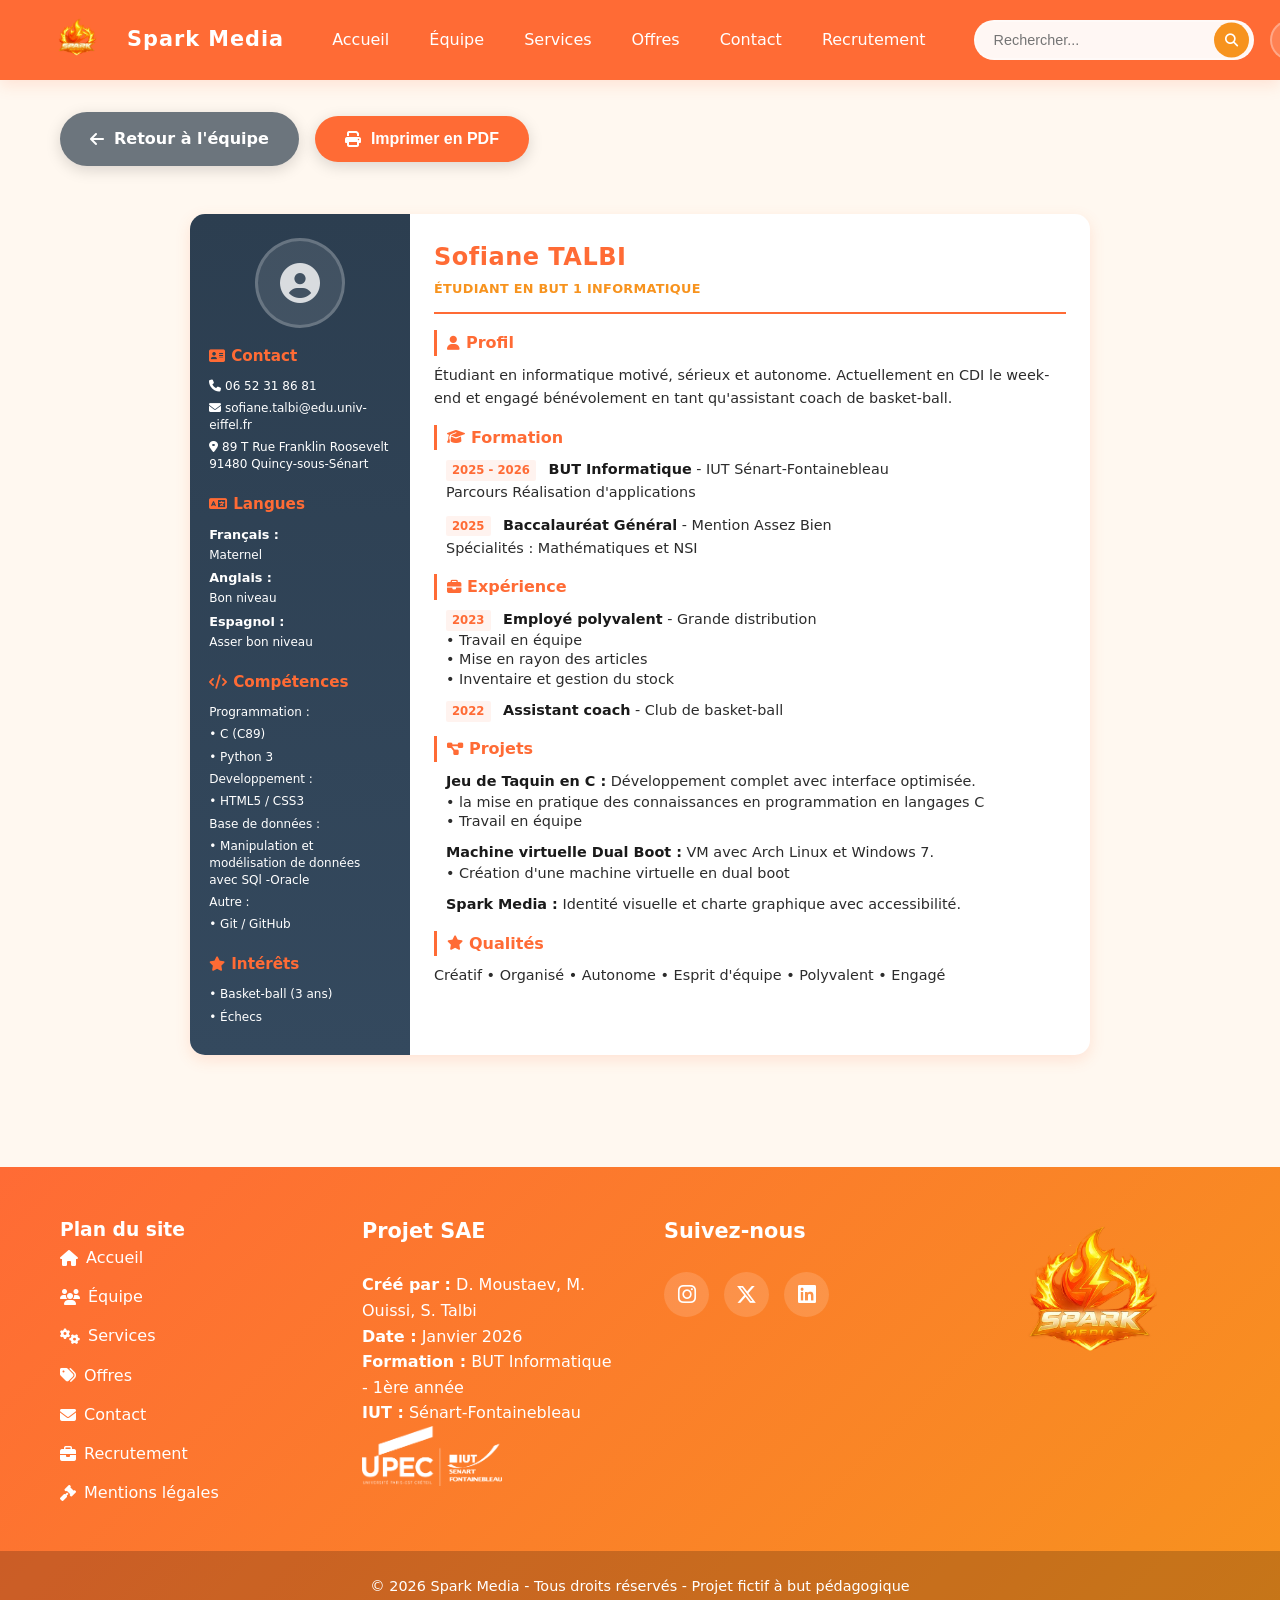
<file: SAE_Site_Web/cv_sofiane.html>
<!DOCTYPE html>
<html lang="fr">
<head>
    <meta charset="UTF-8">
    <meta name="viewport" content="width=device-width, initial-scale=1.0">
    <meta name="description" content="CV de Sofiane Talbi - Spark Media">
    <link rel="stylesheet" href="https://cdnjs.cloudflare.com/ajax/libs/font-awesome/6.5.1/css/all.min.css">
    <link rel="stylesheet" href="css/style.css">
    <title>CV Sofiane TALBI - Spark Media</title>
</head>
<body>
    <header class="navbar">
        <div class="header-flex">
            <div class="burger">
                <span></span>
                <span></span>
                <span></span>
            </div>

            <div class="logo-area-left">
                <a href="index.html" class="logo-container">
                    <img src="image/logo2.png" alt="Spark Media" class="logo">
                    <span class="logo-text">Spark Media</span>
                </a>
            </div>
            
            <nav class="nav-menu">
                <a href="index.html">Accueil</a>
                <a href="a_propos.html">Équipe</a>
                <a href="service.html">Services</a>
                <a href="offres.html">Offres</a>
                <a href="contact.html">Contact</a>
                <a href="recrutement.html">Recrutement</a>
            </nav>
            
            <div class="nav-right">
                <div class="search-container">
                    <form class="search-box" onsubmit="return false;">
                        <input type="search" class="search-input" placeholder="Rechercher..." name="q" aria-label="Rechercher" autocomplete="off">
                        <button type="button" class="search-btn" aria-label="Lancer la recherche">
                            <i class="fas fa-search"></i>
                        </button>
                    </form>
                    <div class="search-results"></div>
                </div>
                
                <button id="eco-toggle" class="btn-eco" title="Mode Éco-responsable">
                    <i class="fas fa-moon"></i> <span>Night Mode</span>
                </button>
            </div>
        </div>
    </header>

    <div class="side-menu-overlay"></div>
    <aside class="side-menu">
        <button id="eco-toggle-mobile" class="btn-eco" title="Mode Éco-responsable">
            <i class="fas fa-moon"></i> <span>Night Mode</span>
        </button>
        
        <nav class="nav-menu">
            <a href="index.html">
                <i class="fas fa-home"></i> Accueil
            </a>
            <a href="a_propos.html">
                <i class="fas fa-users"></i> Équipe
            </a>
            <a href="service.html">
                <i class="fas fa-cogs"></i> Services
            </a>
            <a href="offres.html">
                <i class="fas fa-tags"></i> Offres
            </a>
            <a href="contact.html">
                <i class="fas fa-envelope"></i> Contact
            </a>
            <a href="recrutement.html">
                <i class="fas fa-briefcase"></i> Recrutement
            </a>
        </nav>
    </aside>

    <main class="container">
        <div class="cv-action-buttons no-print">
            <a href="a_propos.html" class="btn-back-cv">
                <i class="fas fa-arrow-left"></i> Retour à l'équipe
            </a>
            <button onclick="window.print()" class="btn-print-cv">
                <i class="fas fa-print"></i> Imprimer en PDF
            </button>
        </div>

        <div class="cv-container">
            <aside class="cv-sidebar">
                <div class="cv-photo">
                    <i class="fas fa-user-circle"></i>
                </div>
                
                <h3><i class="fas fa-address-card"></i> Contact</h3>
                <p><i class="fas fa-phone"></i> 06 52 31 86 81</p>
                <p><i class="fas fa-envelope"></i> sofiane.talbi@edu.univ-eiffel.fr</p>
                <p><i class="fas fa-map-marker-alt"></i> 89 T Rue Franklin Roosevelt<br>91480 Quincy-sous-Sénart</p>
                
                <h3><i class="fas fa-language"></i> Langues</h3>
                <p><strong>Français :</strong> Maternel</p>
                <p><strong>Anglais :</strong> Bon niveau</p>
                <p><strong>Espagnol :</strong> Asser bon niveau</p>
                
                <h3><i class="fas fa-code"></i> Compétences</h3>
                <p>Programmation :</p>
                <p>• C (C89)</p>
                <p>• Python 3</p>
                <p>Developpement :</p>
                <p>• HTML5 / CSS3</p>
                <p>Base de données :</p>
                <p>• Manipulation et modélisation de données avec SQl -Oracle</p>
                <p>Autre :</p>
                <p>• Git / GitHub</p>
                
                <h3><i class="fas fa-star"></i> Intérêts</h3>
                <p>• Basket-ball (3 ans)</p>
                <p>• Échecs</p>
            </aside>
            
            <section class="cv-main">
                <header class="cv-header">
                    <h1>Sofiane TALBI</h1>
                    <p class="cv-title">ÉTUDIANT EN BUT 1 INFORMATIQUE</p>
                </header>
                
                <div class="cv-section">
                    <h2><i class="fas fa-user"></i> Profil</h2>
                    <p>Étudiant en informatique motivé, sérieux et autonome. Actuellement en CDI le week-end et engagé bénévolement en tant qu'assistant coach de basket-ball.</p>
                </div>
                
                <div class="cv-section">
                    <h2><i class="fas fa-graduation-cap"></i> Formation</h2>
                    <div class="cv-item">
                        <span class="cv-date">2025 - 2026</span>
                        <strong>BUT Informatique</strong> - IUT Sénart-Fontainebleau<br>
                        Parcours Réalisation d'applications
                    </div>
                    <div class="cv-item">
                        <span class="cv-date">2025</span>
                        <strong>Baccalauréat Général</strong> - Mention Assez Bien<br>
                        Spécialités : Mathématiques et NSI
                    </div>
                </div>
                
                <div class="cv-section">
                    <h2><i class="fas fa-briefcase"></i> Expérience</h2>
                    <div class="cv-item">
                        <span class="cv-date">2023</span>
                        <strong>Employé polyvalent</strong> - Grande distribution
                        <p>• Travail en équipe</p>
                        <p>• Mise en rayon des articles</p>
                        <p>• Inventaire et gestion du stock</p>
                    </div>
                    <div class="cv-item">
                        <span class="cv-date">2022</span>
                        <strong>Assistant coach</strong> - Club de basket-ball
                    </div>
                </div>
                
                <div class="cv-section">
                    <h2><i class="fas fa-project-diagram"></i> Projets</h2>
                    <div class="cv-item">
                        <strong>Jeu de Taquin en C :</strong> Développement complet avec interface optimisée.
                    <p>• la mise en pratique des connaissances en programmation en langages C</p>
                    <p>• Travail en équipe</p>
                    </div>
                    <div class="cv-item">
                        <strong>Machine virtuelle Dual Boot :</strong> VM avec Arch Linux et Windows 7.
                        <p>• Création d'une machine virtuelle en dual boot </p>
                    </div>
                    <div class="cv-item">
                        <strong>Spark Media :</strong> Identité visuelle et charte graphique avec accessibilité.
                    </div>
                </div>
                
                <div class="cv-section">
                    <h2><i class="fas fa-star"></i> Qualités</h2>
                    <p>Créatif • Organisé • Autonome • Esprit d'équipe • Polyvalent • Engagé</p>
                </div>
            </section>
        </div>
    </main>

    <a href="#" class="scroll-top no-print">
        <i class="fas fa-arrow-up"></i>
    </a>

    <footer>
        <div class="container footer-grid">
            <div class="footer-section">
                <h3>Plan du site</h3>
                <ul>
                    <li><a href="index.html"><i class="fas fa-home"></i> Accueil</a></li>
                    <li><a href="a_propos.html"><i class="fas fa-users"></i> Équipe</a></li>
                    <li><a href="service.html"><i class="fas fa-cogs"></i> Services</a></li>
                    <li><a href="offres.html"><i class="fas fa-tags"></i> Offres</a></li>
                    <li><a href="contact.html"><i class="fas fa-envelope"></i> Contact</a></li>
                    <li><a href="recrutement.html"><i class="fas fa-briefcase"></i> Recrutement</a></li>
                    <li><a href="mentionlegale.html"><i class="fas fa-gavel"></i> Mentions légales</a></li>
                </ul>
            </div>

            <div class="footer-section footer-sae">
                <h4>Projet SAE</h4>
                <p><strong>Créé par :</strong> D. Moustaev, M. Ouissi, S. Talbi</p>
                <p><strong>Date :</strong> Janvier 2026</p>
                <p><strong>Formation :</strong> BUT Informatique - 1ère année</p>
                <p><strong>IUT :</strong> Sénart-Fontainebleau</p>
                
                <a href="https://www.iutsf.u-pec.fr/" target="_blank" rel="noopener noreferrer" class="logo-iut-footer">
                    <img src="image/logo_iut.png" alt="Logo IUT Sénart-Fontainebleau" class="footer-logo-iut">
                </a>
            </div>

            <div class="footer-section">
                <h4>Suivez-nous</h4>
                <div class="social-icons">
                    <a href="https://www.instagram.com/sparkmediaiut/" aria-label="Instagram" class="social-link" target="_blank" rel="noopener noreferrer">
                        <i class="fab fa-instagram"></i>
                    </a>
                    <a href="https://x.com/SparkMediaIUT" aria-label="Twitter" class="social-link" target="_blank" rel="noopener noreferrer">
                        <i class="fab fa-x-twitter"></i>
                    </a>
                    <a href="www.linkedin.com/in/spark-media-undefined-1170493a6" aria-label="LinkedIn" class="social-link" target="_blank" rel="noopener noreferrer">
                        <i class="fab fa-linkedin"></i>
                    </a>
                </div>
            </div>

            <div class="footer-section footer-logo-section">
                <a href="index.html" class="spark-logo-footer">
                    <img src="image/logo2.png" alt="Spark Media" class="footer-logo-spark">
                </a>
            </div>
        </div>
        
        <div class="footer-bottom">
            <p>&copy; 2026 Spark Media - Tous droits réservés - Projet fictif à but pédagogique</p>
        </div>
    </footer>

    <script src="js/script.js"></script>
</body>
</html>
</file>
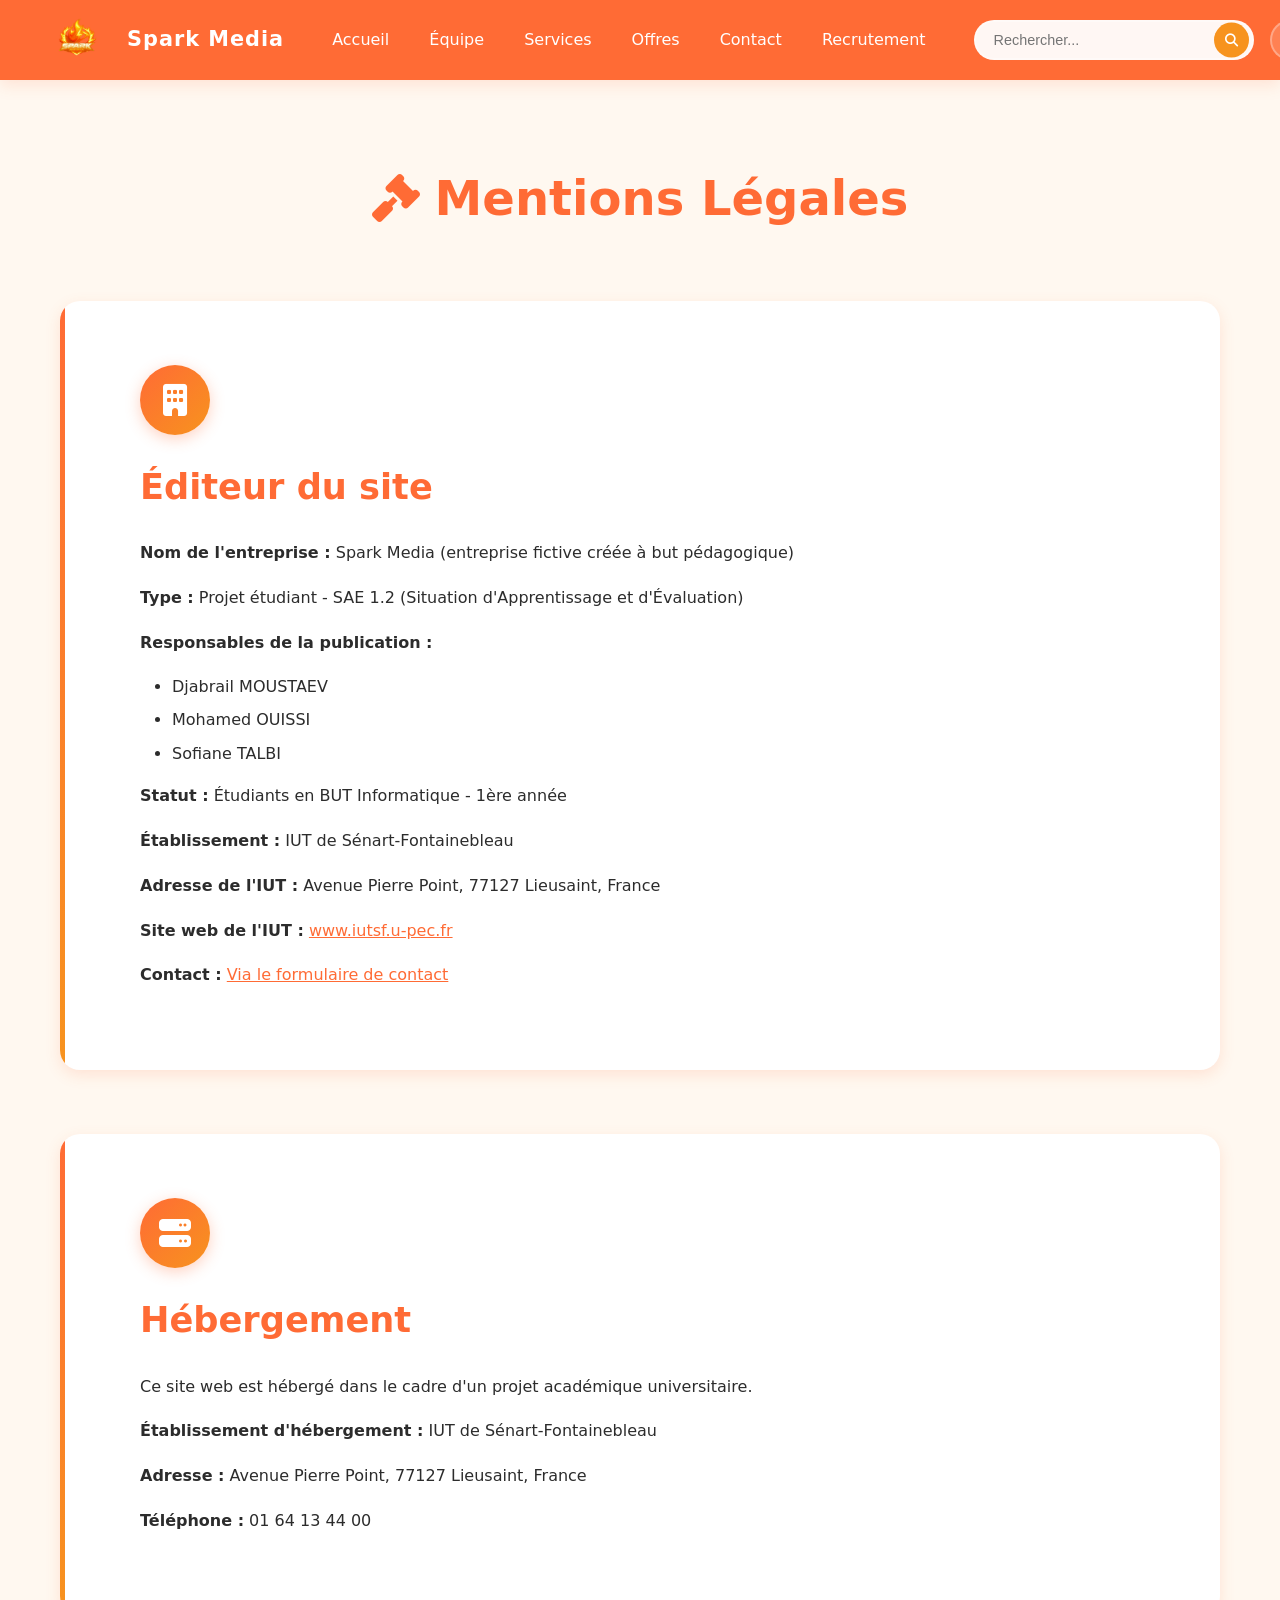
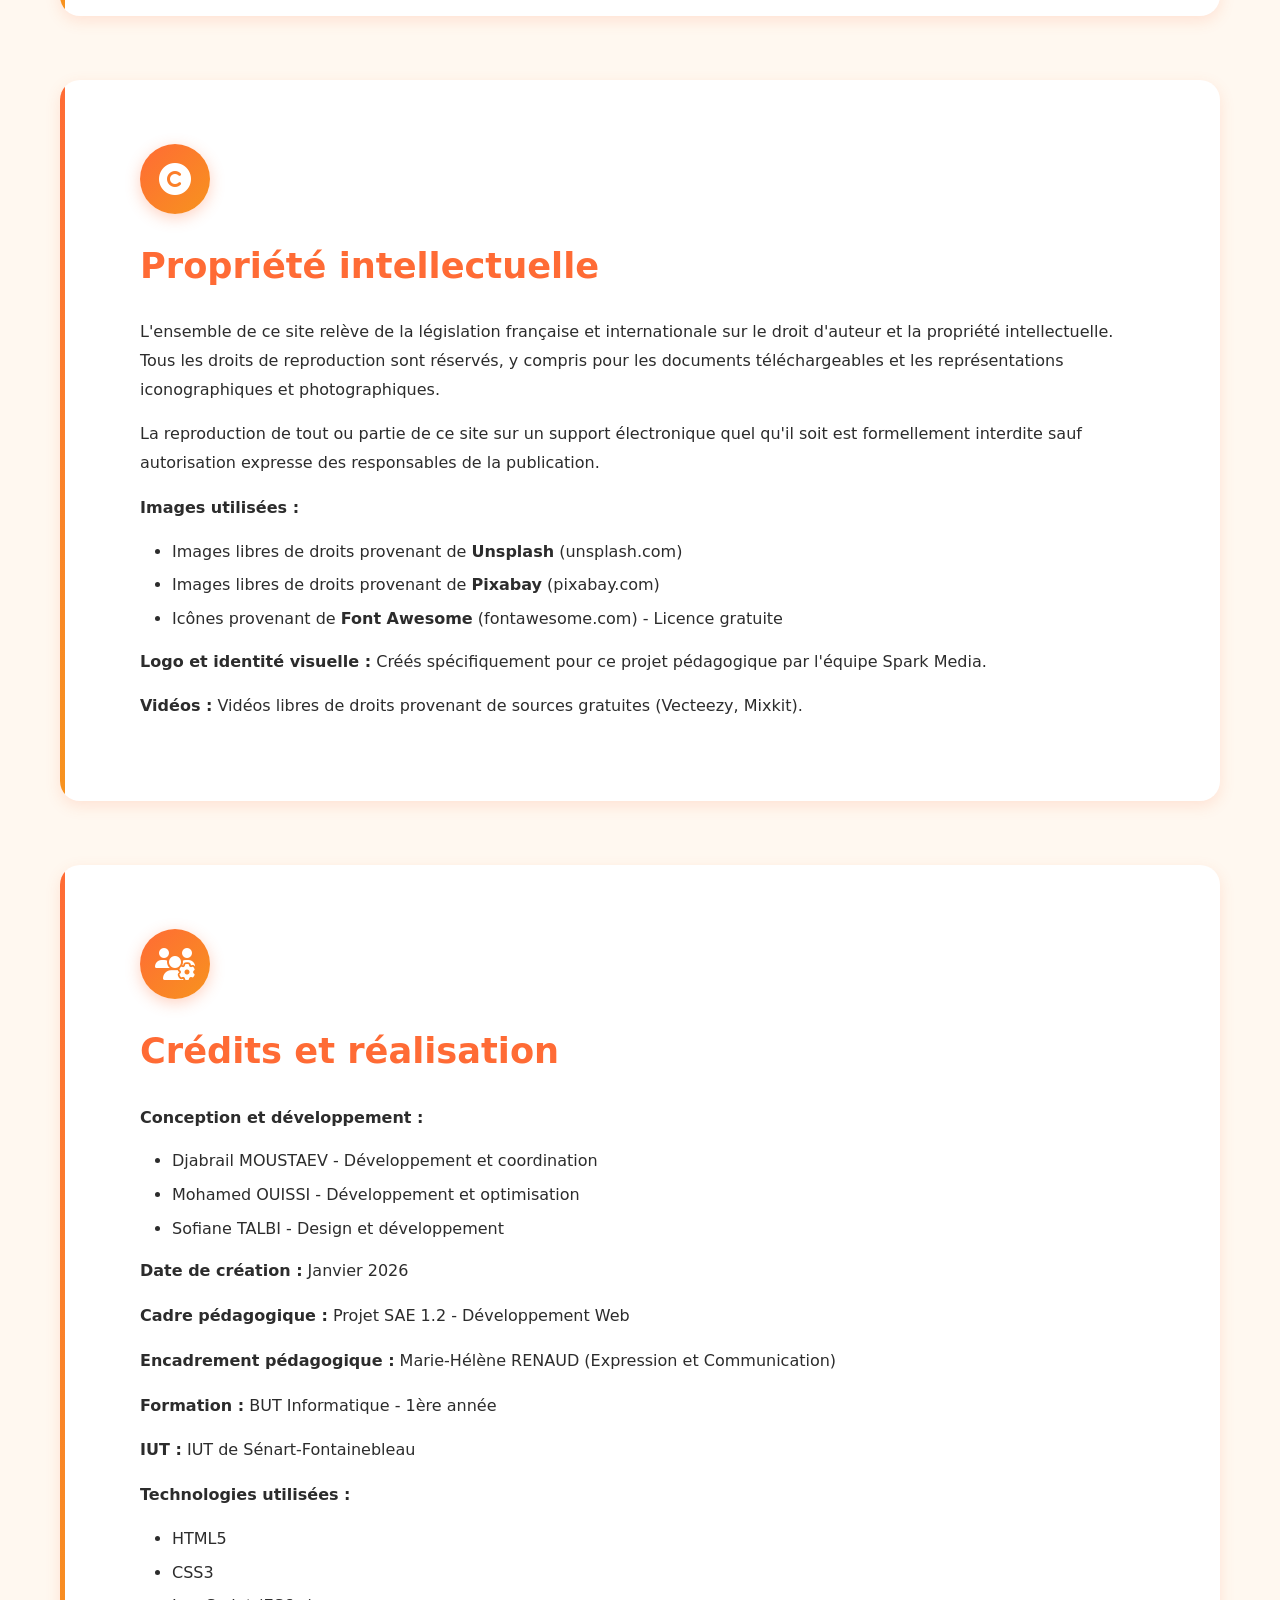
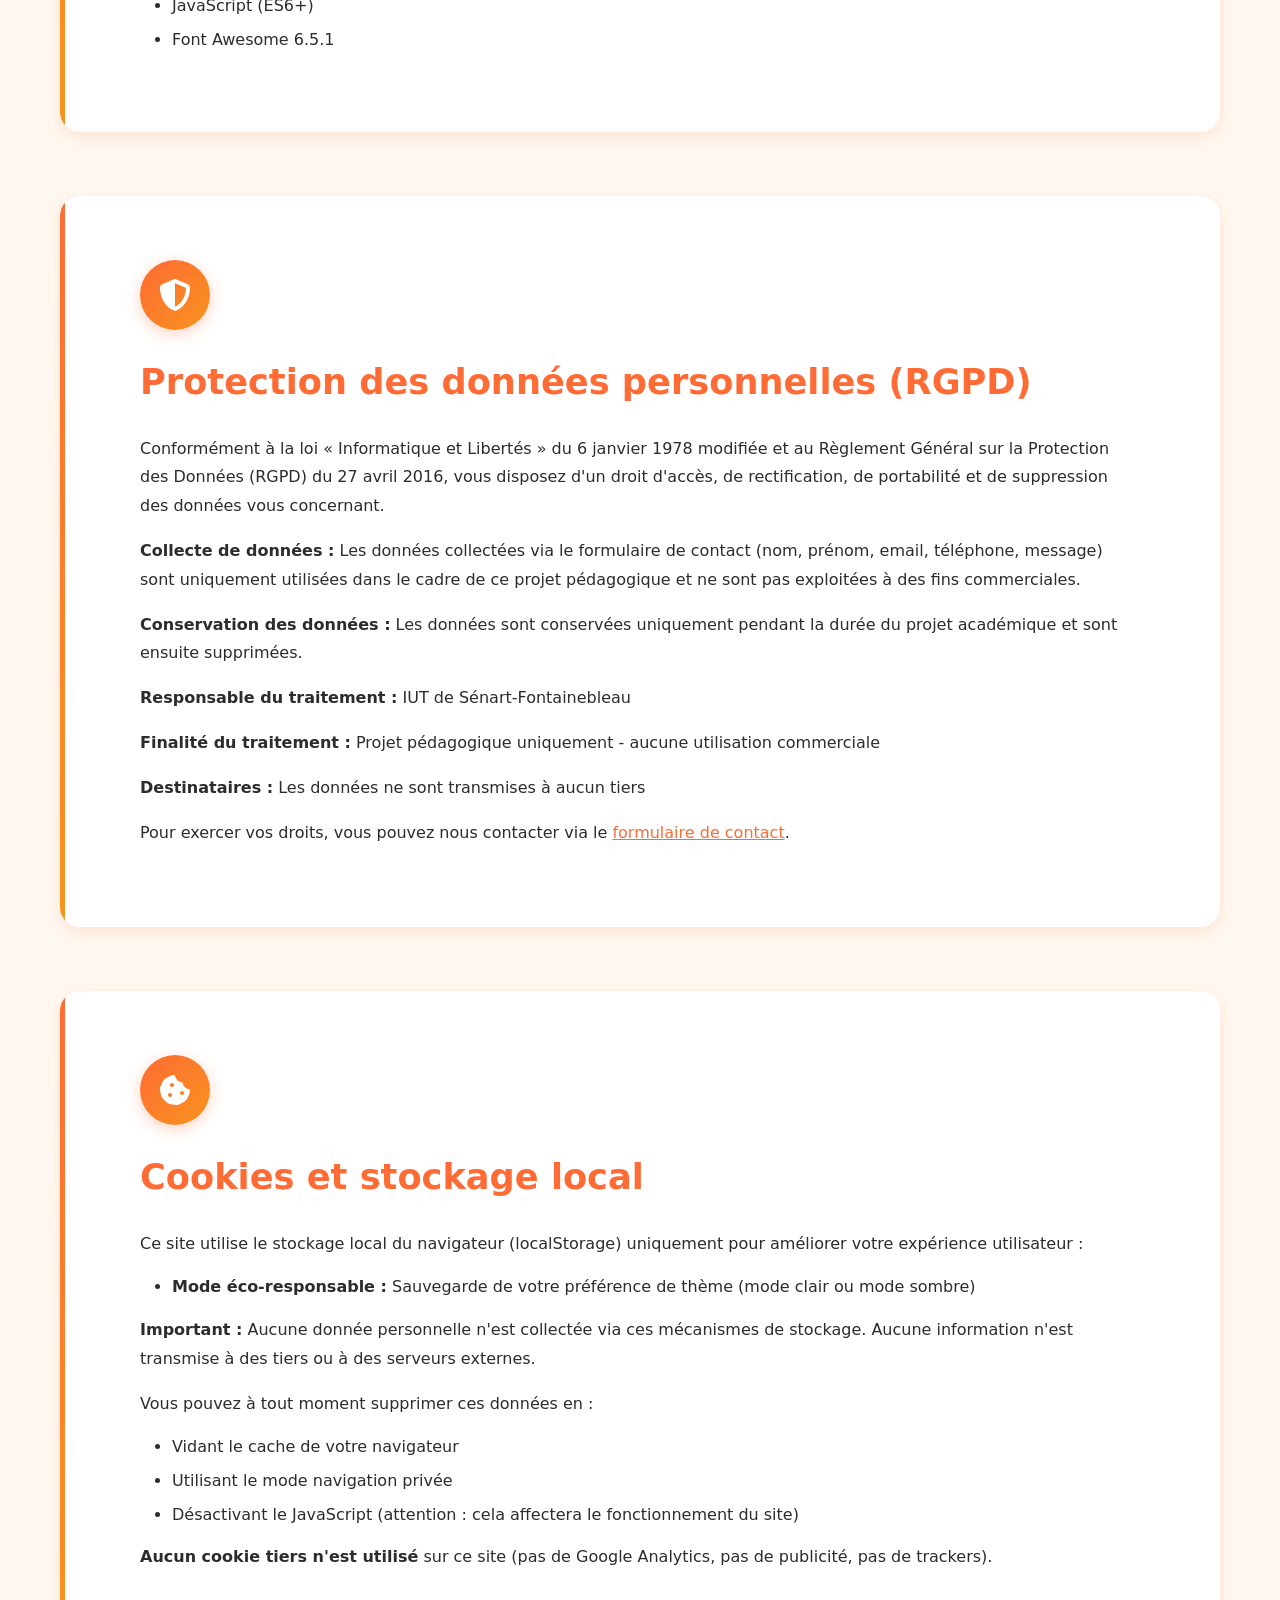
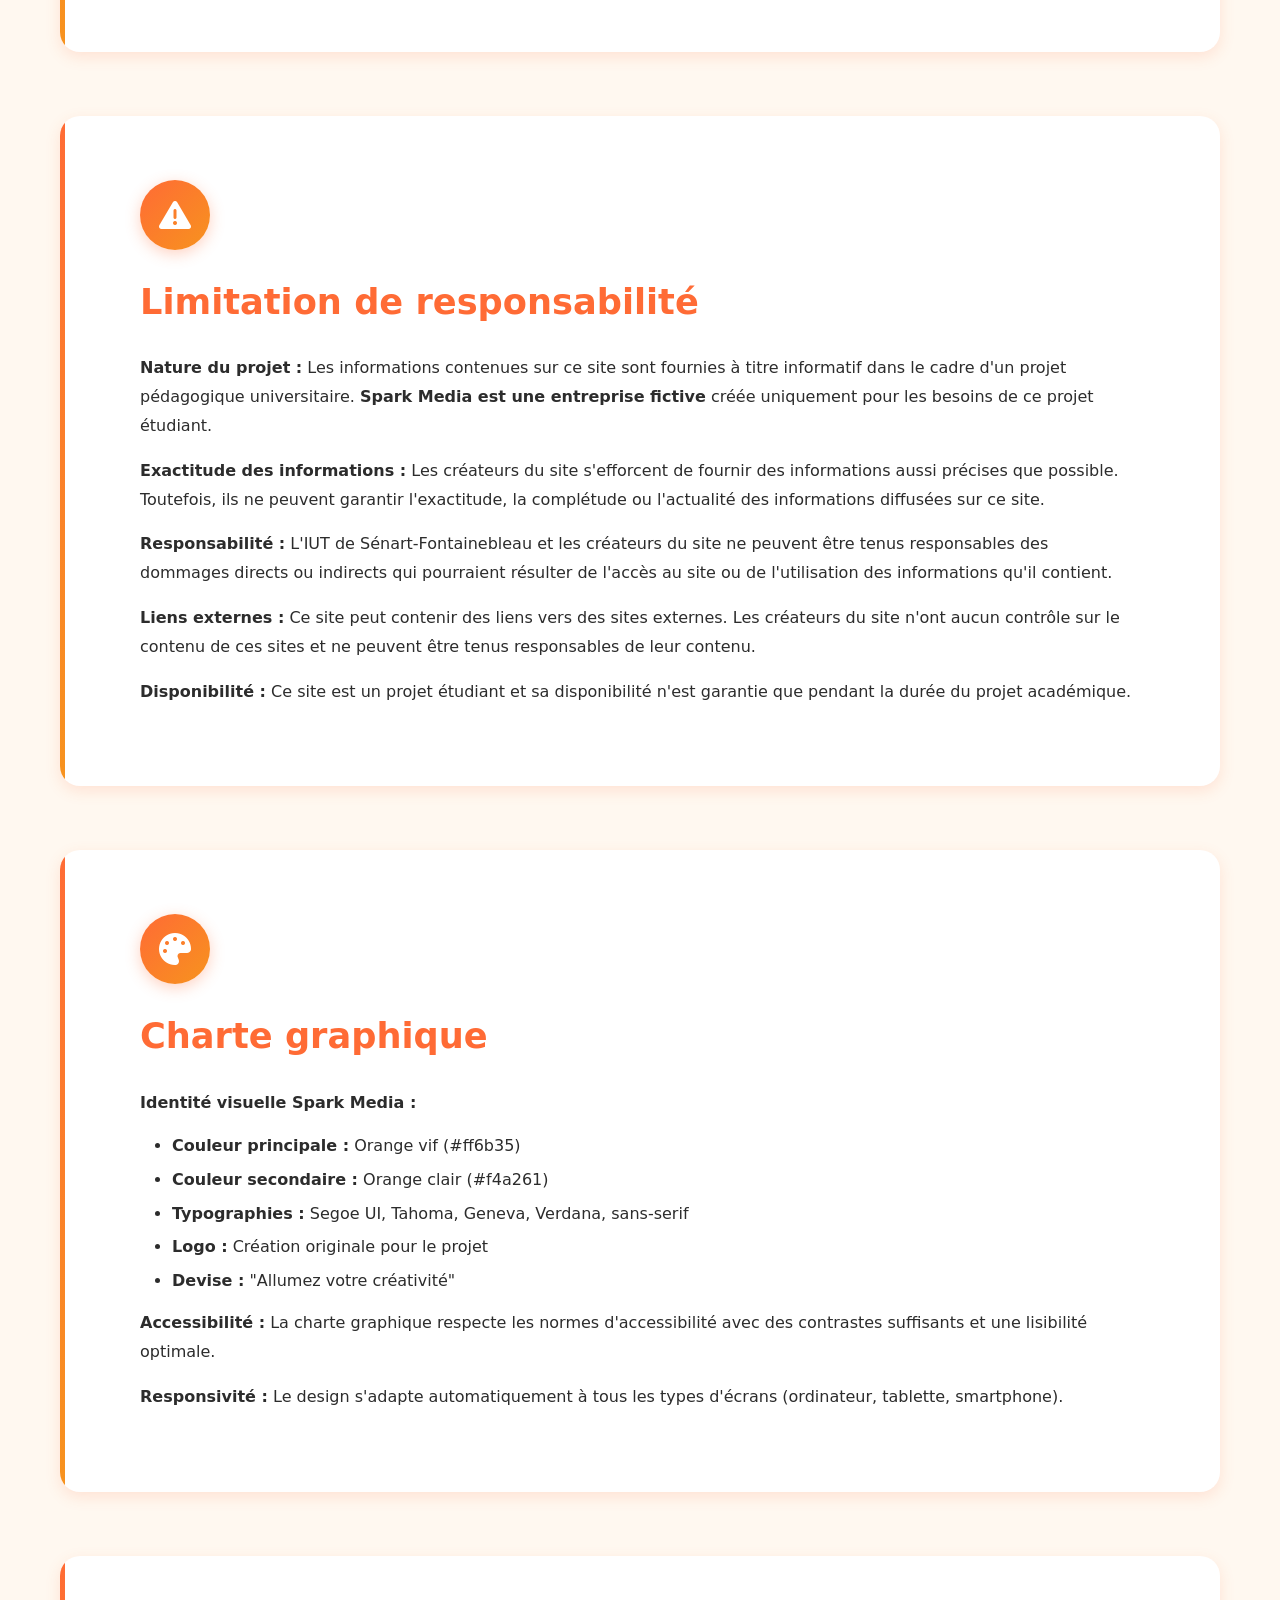
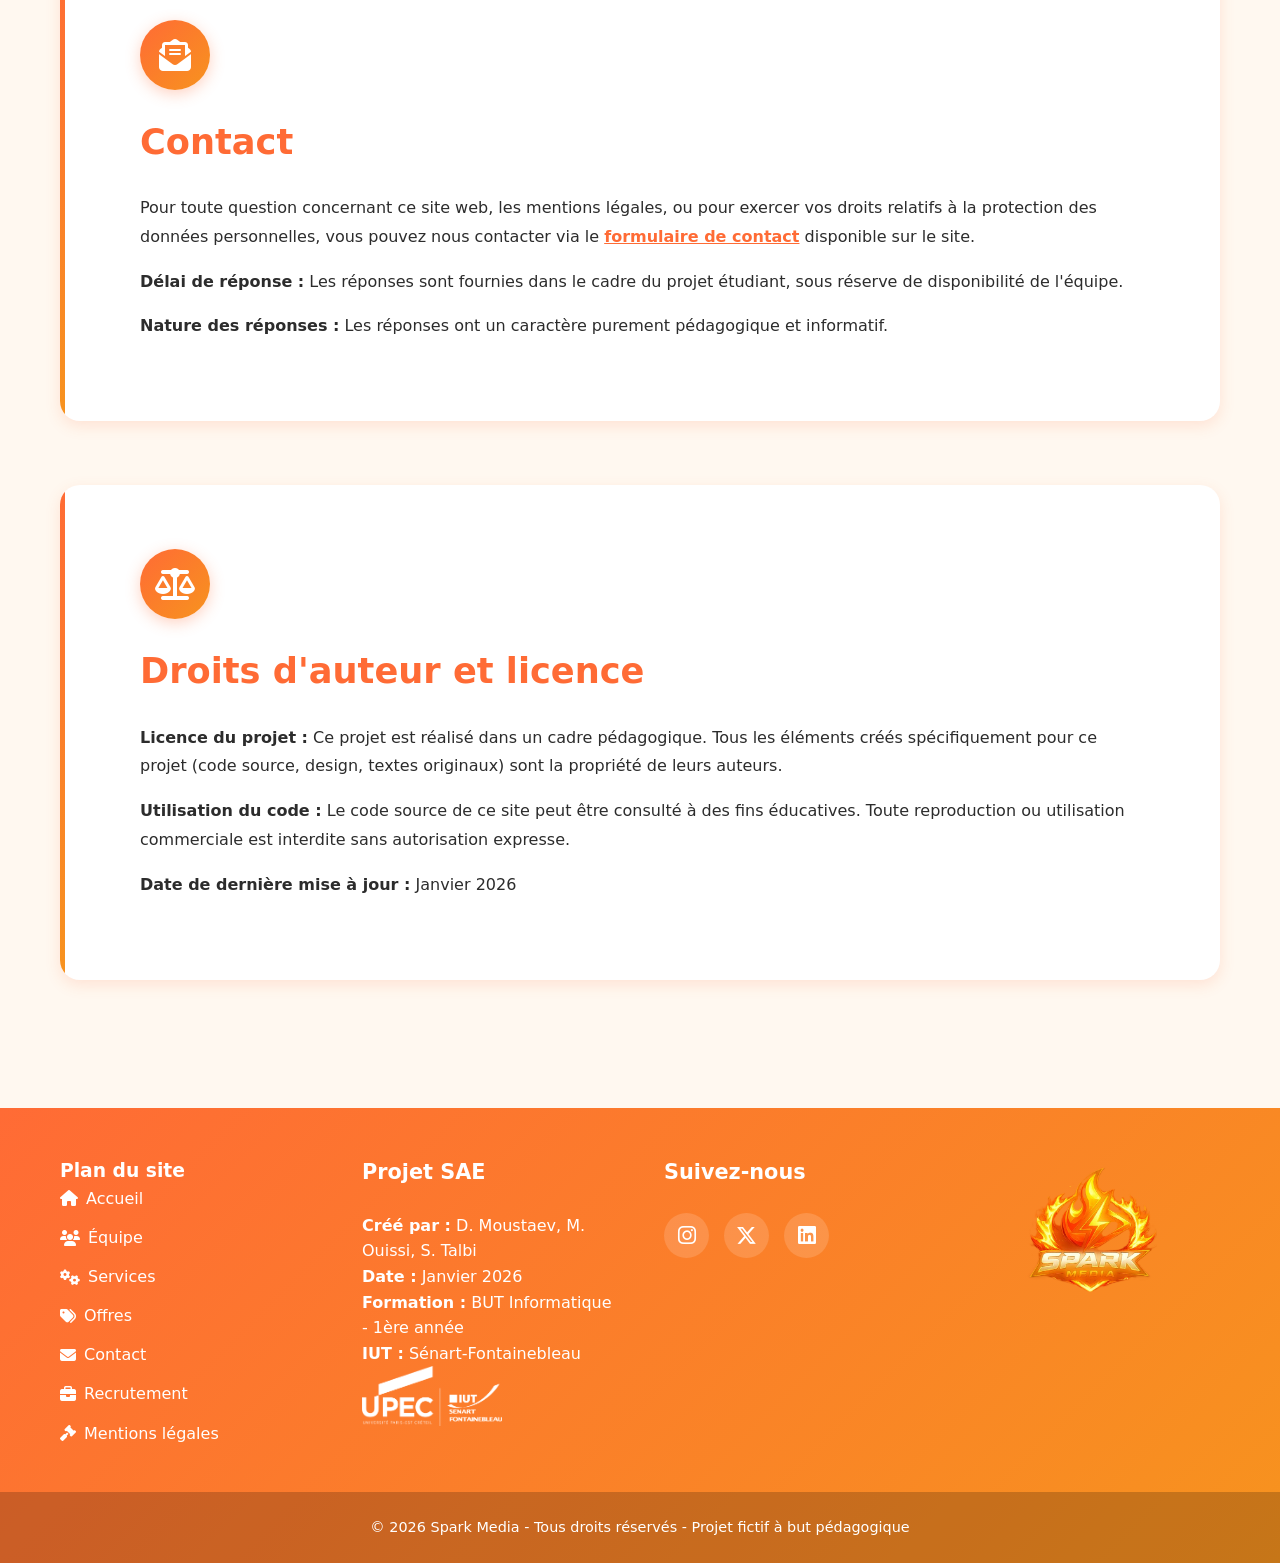
<file: SAE_Site_Web/mentionlegale.html>
<!DOCTYPE html>
<html lang="fr">
<head>
    <meta charset="UTF-8">
    <meta name="viewport" content="width=device-width, initial-scale=1.0">
    <meta name="description" content="Mentions légales du site Spark Media - Projet SAE IUT Sénart-Fontainebleau">
    <link rel="stylesheet" href="https://cdnjs.cloudflare.com/ajax/libs/font-awesome/6.5.1/css/all.min.css">
    <link rel="stylesheet" href="css/style.css">
    <title>Spark Media - Mentions Légales</title>
</head>
<body class="preload">
    <header class="navbar">
        <div class="header-flex">
            <div class="burger">
                <span></span>
                <span></span>
                <span></span>
            </div>

            <div class="logo-area-left">
                <a href="index.html" class="logo-container">
                    <img src="image/logo2.png" alt="Spark Media" class="logo">
                    <span class="logo-text">Spark Media</span>
                </a>
            </div>
            
            <nav class="nav-menu">
                <a href="index.html">Accueil</a>
                <a href="a_propos.html">Équipe</a>
                <a href="service.html">Services</a>
                <a href="offres.html">Offres</a>
                <a href="contact.html">Contact</a>
                <a href="recrutement.html">Recrutement</a>
            </nav>
            
            <div class="nav-right">
                <div class="search-container">
                    <form class="search-box" onsubmit="return false;">
                        <input type="search" class="search-input" placeholder="Rechercher..." name="q" aria-label="Rechercher" autocomplete="off">
                        <button type="button" class="search-btn" aria-label="Lancer la recherche">
                            <i class="fas fa-search"></i>
                        </button>
                    </form>
                    <div class="search-results"></div>
                </div>
                
                <button id="eco-toggle" class="btn-eco" title="Mode Éco-responsable">
                    <i class="fas fa-moon"></i> <span>Night Mode</span>
                </button>
            </div>
        </div>
    </header>

    <div class="side-menu-overlay"></div>
    <aside class="side-menu">
        <button id="eco-toggle-mobile" class="btn-eco" title="Mode Éco-responsable">
            <i class="fas fa-moon"></i> <span>Night Mode</span>
        </button>
        
        <nav class="nav-menu">
            <a href="index.html">
                <i class="fas fa-home"></i> Accueil
            </a>
            <a href="a_propos.html">
                <i class="fas fa-users"></i> Équipe
            </a>
            <a href="service.html">
                <i class="fas fa-cogs"></i> Services
            </a>
            <a href="offres.html">
                <i class="fas fa-tags"></i> Offres
            </a>
            <a href="contact.html">
                <i class="fas fa-envelope"></i> Contact
            </a>
            <a href="recrutement.html">
                <i class="fas fa-briefcase"></i> Recrutement
            </a>
        </nav>
    </aside>

    <main class="container">
        <h1 class="page-title">
            <i class="fas fa-gavel"></i>
            Mentions Légales
        </h1>

        <section class="content-card card-animate">
            <div class="card-icon">
                <i class="fas fa-building"></i>
            </div>
            <h2>Éditeur du site</h2>
            <p><strong>Nom de l'entreprise :</strong> Spark Media (entreprise fictive créée à but pédagogique)</p>
            <p><strong>Type :</strong> Projet étudiant - SAE 1.2 (Situation d'Apprentissage et d'Évaluation)</p>
            <p><strong>Responsables de la publication :</strong></p>
            <ul>
                <li>Djabrail MOUSTAEV</li>
                <li>Mohamed OUISSI</li>
                <li>Sofiane TALBI</li>
            </ul>
            <p><strong>Statut :</strong> Étudiants en BUT Informatique - 1ère année</p>
            <p><strong>Établissement :</strong> IUT de Sénart-Fontainebleau</p>
            <p><strong>Adresse de l'IUT :</strong> Avenue Pierre Point, 77127 Lieusaint, France</p>
            <p><strong>Site web de l'IUT :</strong> <a href="https://www.iutsf.u-pec.fr/" target="_blank" rel="noopener noreferrer" style="color: var(--primary-color);">www.iutsf.u-pec.fr</a></p>
            <p><strong>Contact :</strong> <a href="contact.html" style="color: var(--primary-color);">Via le formulaire de contact</a></p>
        </section>

        <section class="content-card card-animate">
            <div class="card-icon">
                <i class="fas fa-server"></i>
            </div>
            <h2>Hébergement</h2>
            <p>Ce site web est hébergé dans le cadre d'un projet académique universitaire.</p>
            <p><strong>Établissement d'hébergement :</strong> IUT de Sénart-Fontainebleau</p>
            <p><strong>Adresse :</strong> Avenue Pierre Point, 77127 Lieusaint, France</p>
            <p><strong>Téléphone :</strong> 01 64 13 44 00</p>
        </section>

        <section class="content-card card-animate">
            <div class="card-icon">
                <i class="fas fa-copyright"></i>
            </div>
            <h2>Propriété intellectuelle</h2>
            <p>L'ensemble de ce site relève de la législation française et internationale sur le droit d'auteur et la propriété intellectuelle. Tous les droits de reproduction sont réservés, y compris pour les documents téléchargeables et les représentations iconographiques et photographiques.</p>
            <p>La reproduction de tout ou partie de ce site sur un support électronique quel qu'il soit est formellement interdite sauf autorisation expresse des responsables de la publication.</p>
            <p><strong>Images utilisées :</strong></p>
            <ul>
                <li>Images libres de droits provenant de <strong>Unsplash</strong> (unsplash.com)</li>
                <li>Images libres de droits provenant de <strong>Pixabay</strong> (pixabay.com)</li>
                <li>Icônes provenant de <strong>Font Awesome</strong> (fontawesome.com) - Licence gratuite</li>
            </ul>
            <p><strong>Logo et identité visuelle :</strong> Créés spécifiquement pour ce projet pédagogique par l'équipe Spark Media.</p>
            <p><strong>Vidéos :</strong> Vidéos libres de droits provenant de sources gratuites (Vecteezy, Mixkit).</p>
        </section>

        <section class="content-card card-animate">
            <div class="card-icon">
                <i class="fas fa-users-cog"></i>
            </div>
            <h2>Crédits et réalisation</h2>
            <p><strong>Conception et développement :</strong></p>
            <ul>
                <li>Djabrail MOUSTAEV - Développement et coordination</li>
                <li>Mohamed OUISSI - Développement et optimisation</li>
                <li>Sofiane TALBI - Design et développement</li>
            </ul>
            <p><strong>Date de création :</strong> Janvier 2026</p>
            <p><strong>Cadre pédagogique :</strong> Projet SAE 1.2 - Développement Web</p>
            <p><strong>Encadrement pédagogique :</strong> Marie-Hélène RENAUD (Expression et Communication)</p>
            <p><strong>Formation :</strong> BUT Informatique - 1ère année</p>
            <p><strong>IUT :</strong> IUT de Sénart-Fontainebleau</p>
            <p><strong>Technologies utilisées :</strong></p>
            <ul>
                <li>HTML5</li>
                <li>CSS3</li>
                <li>JavaScript (ES6+)</li>
                <li>Font Awesome 6.5.1</li>
            </ul>
        </section>

        <section class="content-card card-animate">
            <div class="card-icon">
                <i class="fas fa-shield-alt"></i>
            </div>
            <h2>Protection des données personnelles (RGPD)</h2>
            <p>Conformément à la loi « Informatique et Libertés » du 6 janvier 1978 modifiée et au Règlement Général sur la Protection des Données (RGPD) du 27 avril 2016, vous disposez d'un droit d'accès, de rectification, de portabilité et de suppression des données vous concernant.</p>
            <p><strong>Collecte de données :</strong> Les données collectées via le formulaire de contact (nom, prénom, email, téléphone, message) sont uniquement utilisées dans le cadre de ce projet pédagogique et ne sont pas exploitées à des fins commerciales.</p>
            <p><strong>Conservation des données :</strong> Les données sont conservées uniquement pendant la durée du projet académique et sont ensuite supprimées.</p>
            <p><strong>Responsable du traitement :</strong> IUT de Sénart-Fontainebleau</p>
            <p><strong>Finalité du traitement :</strong> Projet pédagogique uniquement - aucune utilisation commerciale</p>
            <p><strong>Destinataires :</strong> Les données ne sont transmises à aucun tiers</p>
            <p>Pour exercer vos droits, vous pouvez nous contacter via le <a href="contact.html" style="color: var(--primary-color); text-decoration: underline;">formulaire de contact</a>.</p>
        </section>

        <section class="content-card card-animate">
            <div class="card-icon">
                <i class="fas fa-cookie-bite"></i>
            </div>
            <h2>Cookies et stockage local</h2>
            <p>Ce site utilise le stockage local du navigateur (localStorage) uniquement pour améliorer votre expérience utilisateur :</p>
            <ul>
                <li><strong>Mode éco-responsable :</strong> Sauvegarde de votre préférence de thème (mode clair ou mode sombre)</li>
            </ul>
            <p><strong>Important :</strong> Aucune donnée personnelle n'est collectée via ces mécanismes de stockage. Aucune information n'est transmise à des tiers ou à des serveurs externes.</p>
            <p>Vous pouvez à tout moment supprimer ces données en :</p>
            <ul>
                <li>Vidant le cache de votre navigateur</li>
                <li>Utilisant le mode navigation privée</li>
                <li>Désactivant le JavaScript (attention : cela affectera le fonctionnement du site)</li>
            </ul>
            <p><strong>Aucun cookie tiers n'est utilisé</strong> sur ce site (pas de Google Analytics, pas de publicité, pas de trackers).</p>
        </section>

        <section class="content-card card-animate">
            <div class="card-icon">
                <i class="fas fa-exclamation-triangle"></i>
            </div>
            <h2>Limitation de responsabilité</h2>
            <p><strong>Nature du projet :</strong> Les informations contenues sur ce site sont fournies à titre informatif dans le cadre d'un projet pédagogique universitaire. <strong>Spark Media est une entreprise fictive</strong> créée uniquement pour les besoins de ce projet étudiant.</p>
            <p><strong>Exactitude des informations :</strong> Les créateurs du site s'efforcent de fournir des informations aussi précises que possible. Toutefois, ils ne peuvent garantir l'exactitude, la complétude ou l'actualité des informations diffusées sur ce site.</p>
            <p><strong>Responsabilité :</strong> L'IUT de Sénart-Fontainebleau et les créateurs du site ne peuvent être tenus responsables des dommages directs ou indirects qui pourraient résulter de l'accès au site ou de l'utilisation des informations qu'il contient.</p>
            <p><strong>Liens externes :</strong> Ce site peut contenir des liens vers des sites externes. Les créateurs du site n'ont aucun contrôle sur le contenu de ces sites et ne peuvent être tenus responsables de leur contenu.</p>
            <p><strong>Disponibilité :</strong> Ce site est un projet étudiant et sa disponibilité n'est garantie que pendant la durée du projet académique.</p>
        </section>

        <section class="content-card card-animate">
            <div class="card-icon">
                <i class="fas fa-palette"></i>
            </div>
            <h2>Charte graphique</h2>
            <p><strong>Identité visuelle Spark Media :</strong></p>
            <ul>
                <li><strong>Couleur principale :</strong> Orange vif (#ff6b35)</li>
                <li><strong>Couleur secondaire :</strong> Orange clair (#f4a261)</li>
                <li><strong>Typographies :</strong> Segoe UI, Tahoma, Geneva, Verdana, sans-serif</li>
                <li><strong>Logo :</strong> Création originale pour le projet</li>
                <li><strong>Devise :</strong> "Allumez votre créativité"</li>
            </ul>
            <p><strong>Accessibilité :</strong> La charte graphique respecte les normes d'accessibilité avec des contrastes suffisants et une lisibilité optimale.</p>
            <p><strong>Responsivité :</strong> Le design s'adapte automatiquement à tous les types d'écrans (ordinateur, tablette, smartphone).</p>
        </section>

        <section class="content-card card-animate">
            <div class="card-icon">
                <i class="fas fa-envelope-open-text"></i>
            </div>
            <h2>Contact</h2>
            <p>Pour toute question concernant ce site web, les mentions légales, ou pour exercer vos droits relatifs à la protection des données personnelles, vous pouvez nous contacter via le <a href="contact.html" style="color: var(--primary-color); text-decoration: underline; font-weight: 600;">formulaire de contact</a> disponible sur le site.</p>
            <p><strong>Délai de réponse :</strong> Les réponses sont fournies dans le cadre du projet étudiant, sous réserve de disponibilité de l'équipe.</p>
            <p><strong>Nature des réponses :</strong> Les réponses ont un caractère purement pédagogique et informatif.</p>
        </section>

        <section class="content-card card-animate">
            <div class="card-icon">
                <i class="fas fa-balance-scale"></i>
            </div>
            <h2>Droits d'auteur et licence</h2>
            <p><strong>Licence du projet :</strong> Ce projet est réalisé dans un cadre pédagogique. Tous les éléments créés spécifiquement pour ce projet (code source, design, textes originaux) sont la propriété de leurs auteurs.</p>
            <p><strong>Utilisation du code :</strong> Le code source de ce site peut être consulté à des fins éducatives. Toute reproduction ou utilisation commerciale est interdite sans autorisation expresse.</p>
            <p><strong>Date de dernière mise à jour :</strong> Janvier 2026</p>
        </section>
    </main>

    <a href="#" class="scroll-top">
        <i class="fas fa-arrow-up"></i>
    </a>

    <footer>
        <div class="container footer-grid">
            <div class="footer-section">
                <h3>Plan du site</h3>
                <ul>
                    <li><a href="index.html"><i class="fas fa-home"></i> Accueil</a></li>
                    <li><a href="a_propos.html"><i class="fas fa-users"></i> Équipe</a></li>
                    <li><a href="service.html"><i class="fas fa-cogs"></i> Services</a></li>
                    <li><a href="offres.html"><i class="fas fa-tags"></i> Offres</a></li>
                    <li><a href="contact.html"><i class="fas fa-envelope"></i> Contact</a></li>
                    <li><a href="recrutement.html"><i class="fas fa-briefcase"></i> Recrutement</a></li>
                    <li><a href="mentionlegale.html"><i class="fas fa-gavel"></i> Mentions légales</a></li>
                </ul>
            </div>

            <div class="footer-section footer-sae">
                <h4>Projet SAE</h4>
                <p><strong>Créé par :</strong> D. Moustaev, M. Ouissi, S. Talbi</p>
                <p><strong>Date :</strong> Janvier 2026</p>
                <p><strong>Formation :</strong> BUT Informatique - 1ère année</p>
                <p><strong>IUT :</strong> Sénart-Fontainebleau</p>
                
                <a href="https://www.iutsf.u-pec.fr/" target="_blank" rel="noopener noreferrer" class="logo-iut-footer">
                    <img src="image/logo_iut.png" alt="Logo IUT Sénart-Fontainebleau" class="footer-logo-iut">
                </a>
            </div>

            <div class="footer-section">
                <h4>Suivez-nous</h4>
                <div class="social-icons">
                    <a href="https://www.instagram.com/sparkmediaiut/" aria-label="Instagram" class="social-link" target="_blank" rel="noopener noreferrer">
                        <i class="fab fa-instagram"></i>
                    </a>
                    <a href="https://x.com/SparkMediaIUT" aria-label="Twitter" class="social-link" target="_blank" rel="noopener noreferrer">
                        <i class="fab fa-x-twitter"></i>
                    </a>
                    <a href="www.linkedin.com/in/spark-media-undefined-1170493a6" aria-label="LinkedIn" class="social-link" target="_blank" rel="noopener noreferrer">
                        <i class="fab fa-linkedin"></i>
                    </a>
                </div>
            </div>

            <div class="footer-section footer-logo-section">
                <a href="index.html" class="spark-logo-footer">
                    <img src="image/logo2.png" alt="Spark Media" class="footer-logo-spark">
                </a>
            </div>
        </div>
        
        <div class="footer-bottom">
            <p>&copy; 2026 Spark Media - Tous droits réservés - Projet fictif à but pédagogique</p>
        </div>
    </footer>

    <script src="js/script.js"></script>
    <script>
        window.addEventListener('load', () => document.body.classList.remove('preload'));
    </script>
</body>
</html>
</file>
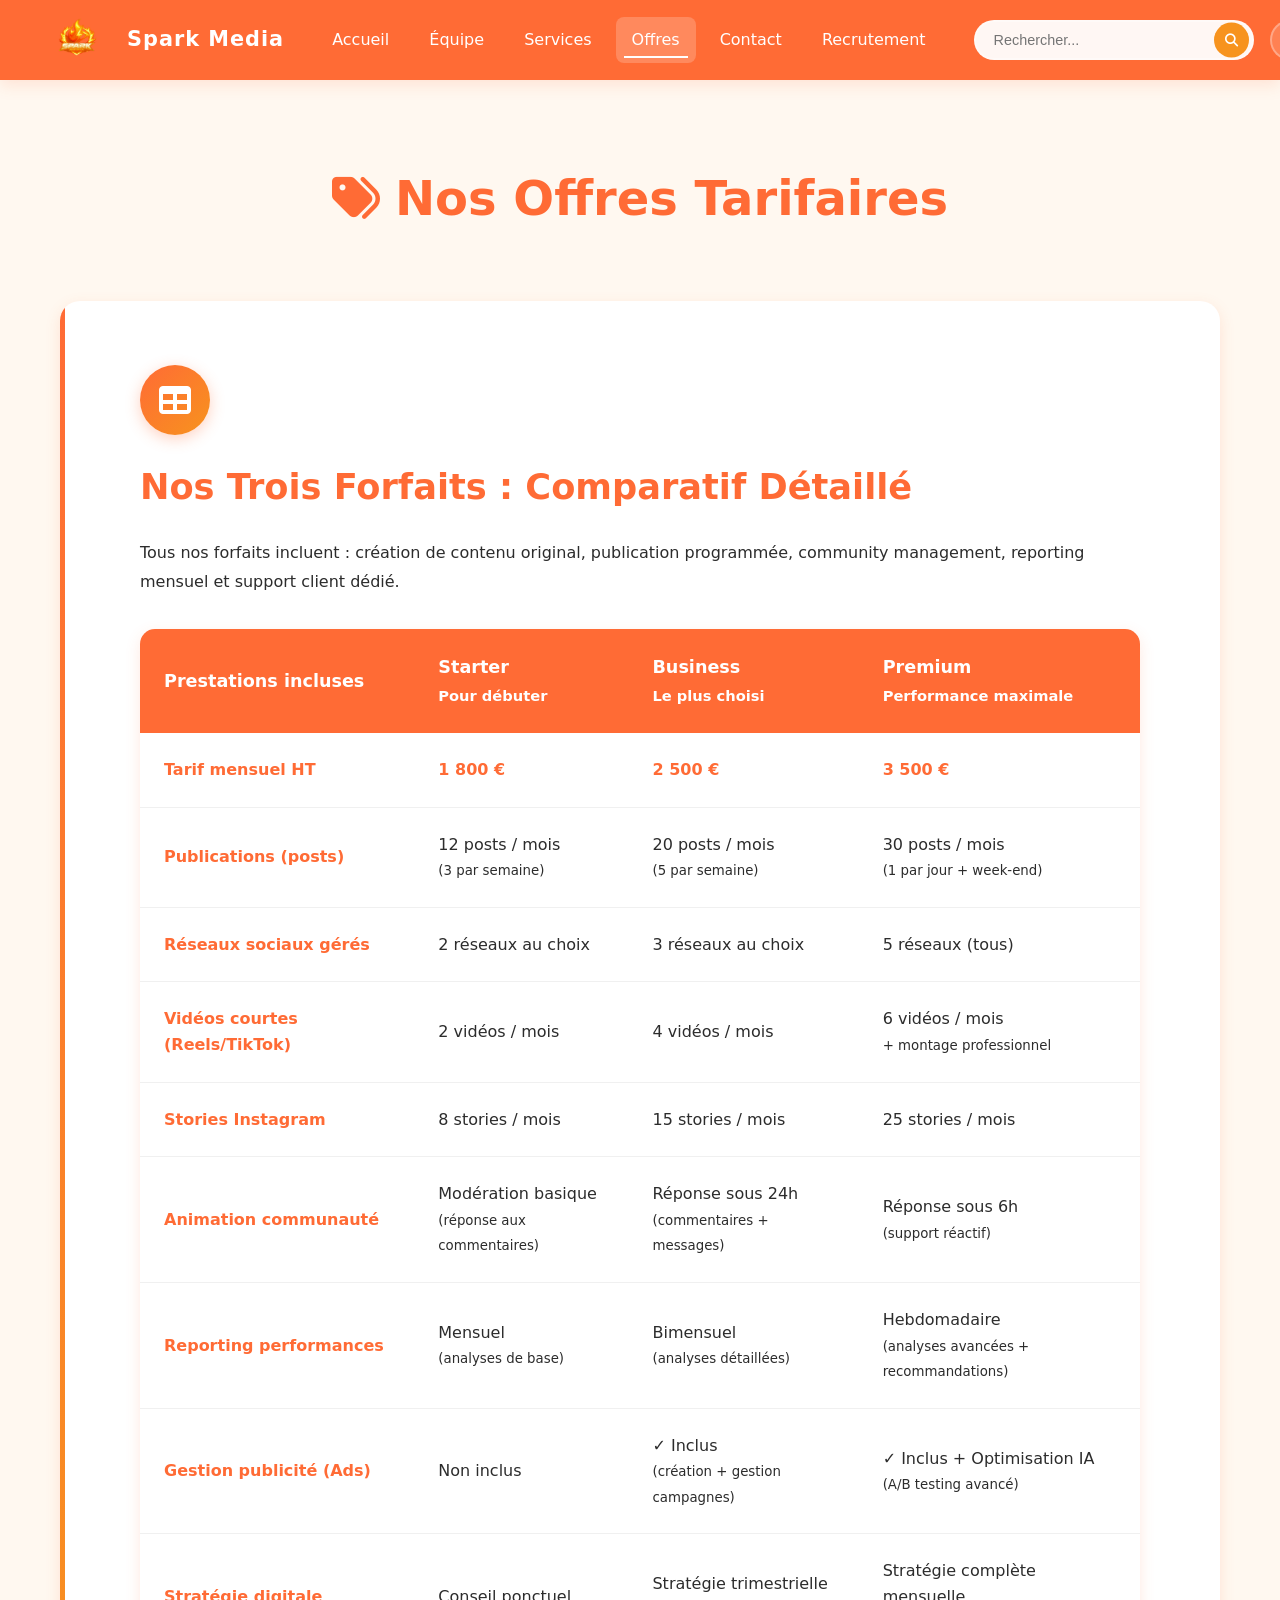
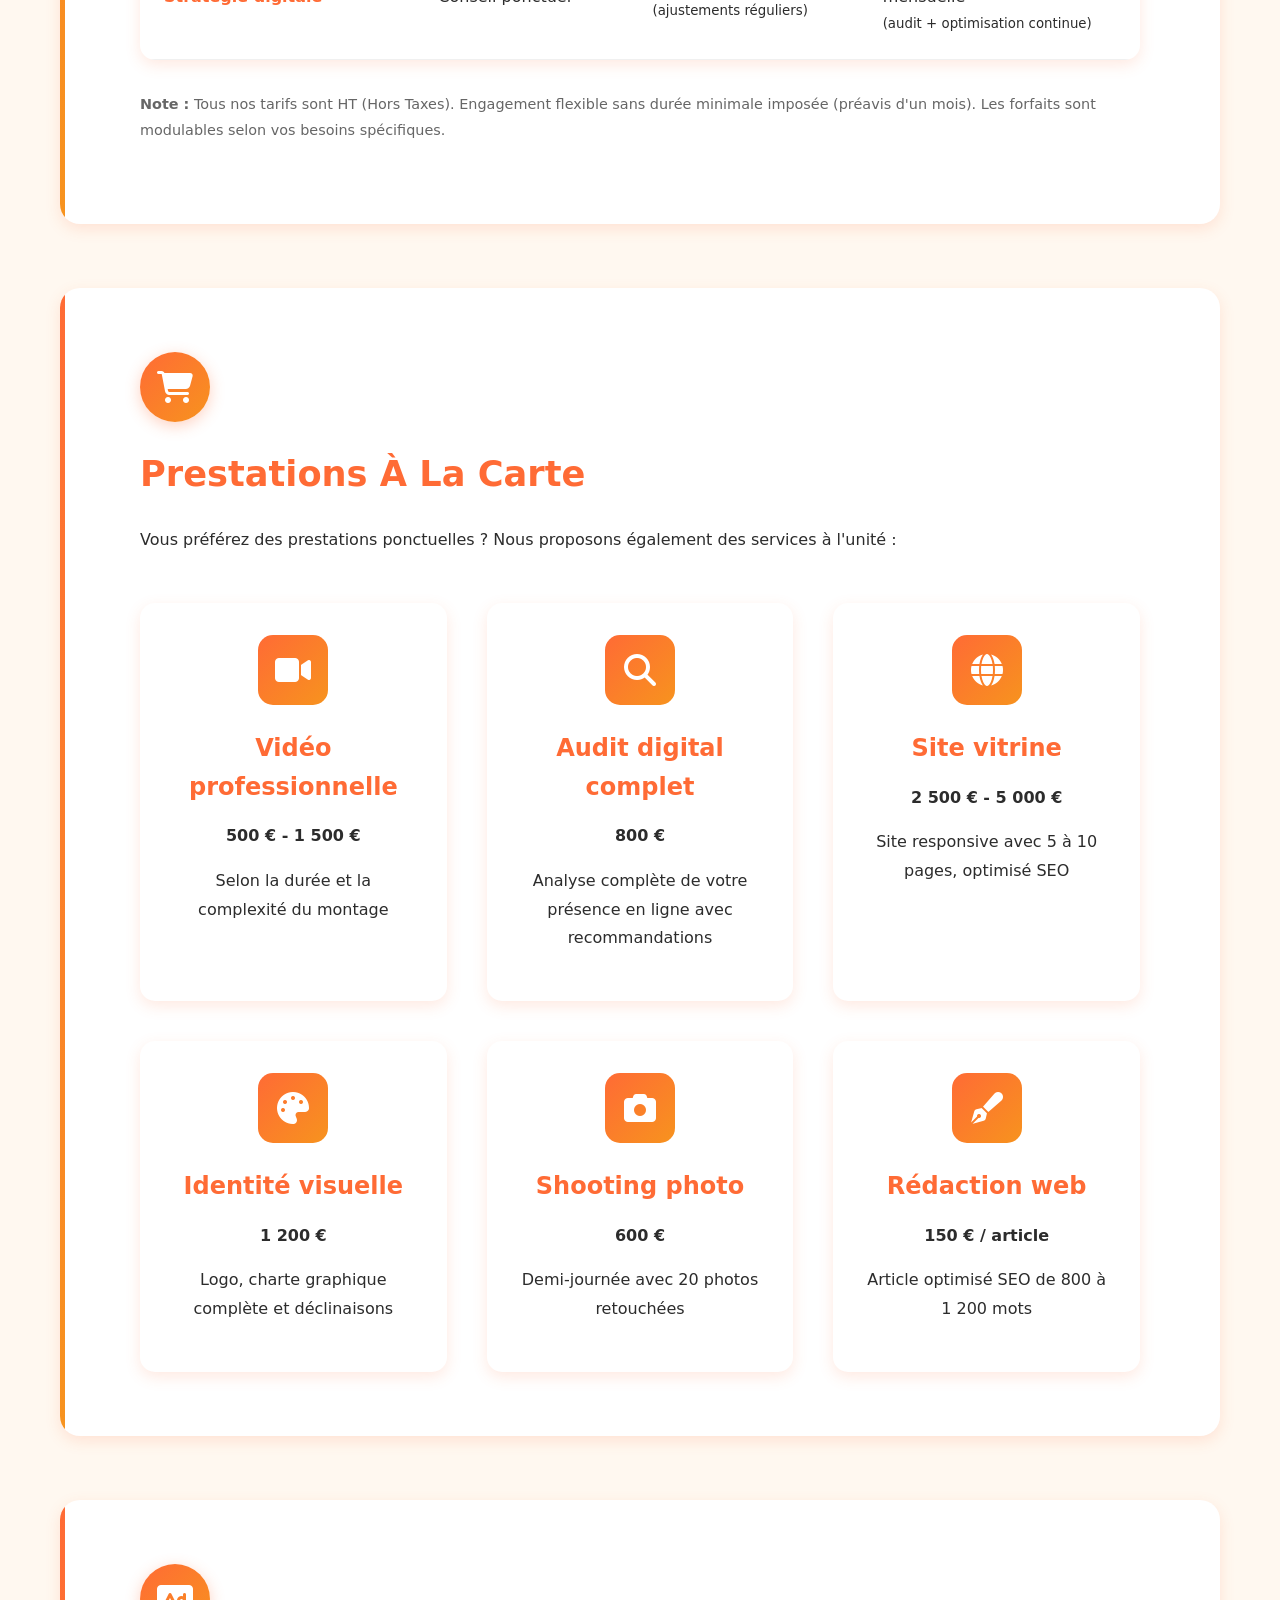
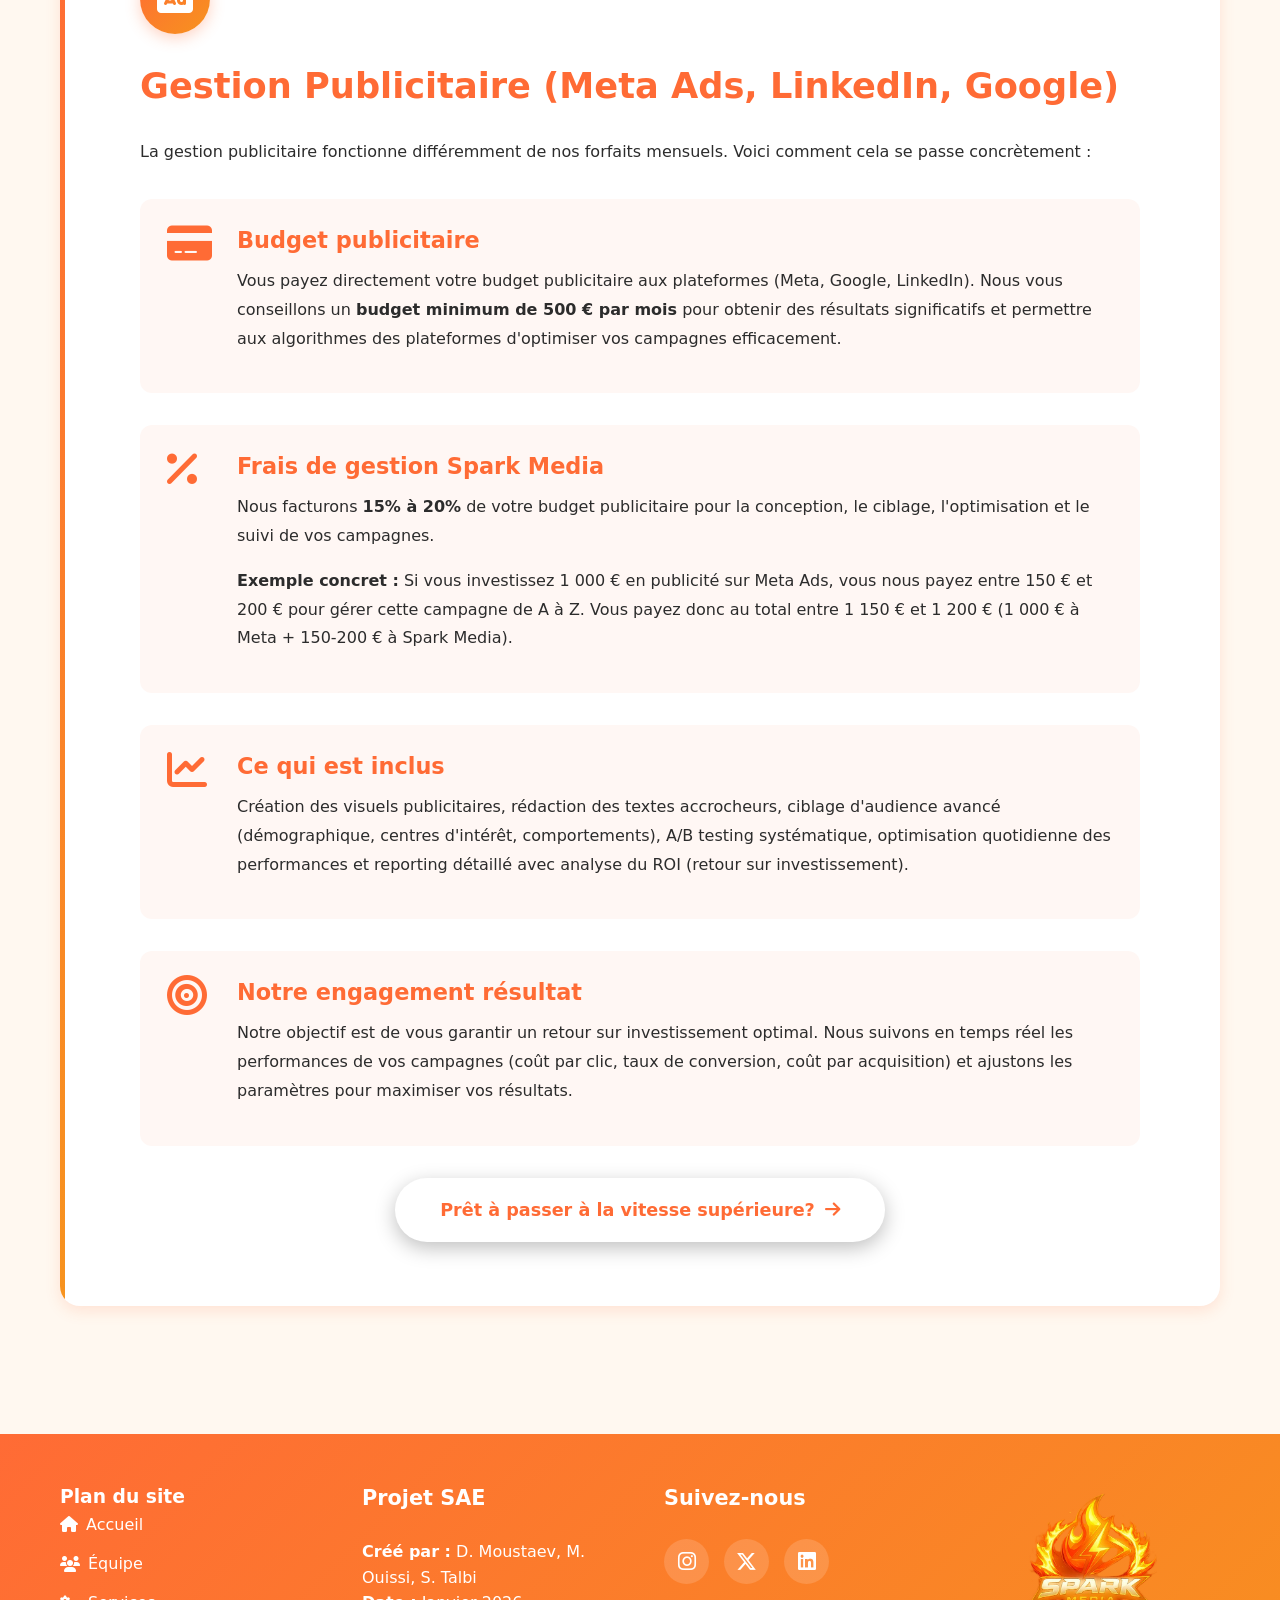
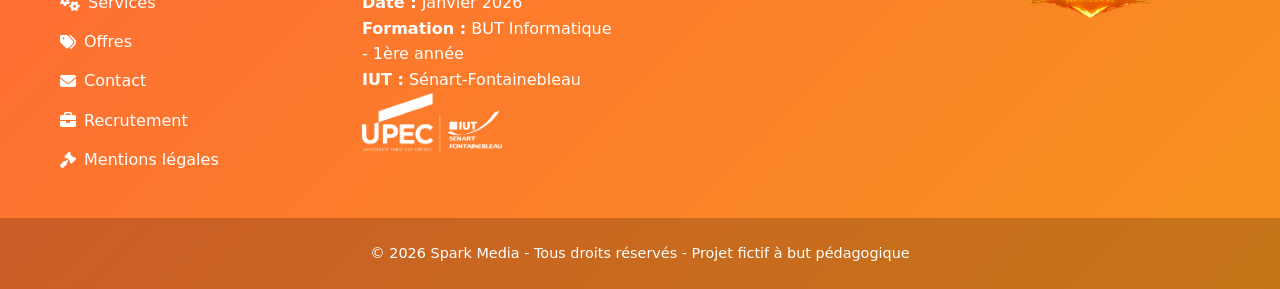
<file: SAE_Site_Web/offres.html>
<!DOCTYPE html>
<html lang="fr">
<head>
    <meta charset="UTF-8">
    <meta name="viewport" content="width=device-width, initial-scale=1.0">
    <meta name="description" content="Découvrez nos offres et tarifs adaptés à tous les budgets : Starter, Business et Premium">
    <link rel="stylesheet" href="https://cdnjs.cloudflare.com/ajax/libs/font-awesome/6.5.1/css/all.min.css">
    <link rel="stylesheet" href="css/style.css">
    <title>Spark Media - Nos Offres</title>
</head>
<body class="preload">
    <header class="navbar">
        <div class="header-flex">
            <div class="burger">
                <span></span>
                <span></span>
                <span></span>
            </div>

            <div class="logo-area-left">
                <a href="index.html" class="logo-container">
                    <img src="image/logo2.png" alt="Spark Media" class="logo">
                    <span class="logo-text">Spark Media</span>
                </a>
            </div>
            
            <nav class="nav-menu">
                <a href="index.html">Accueil</a>
                <a href="a_propos.html">Équipe</a>
                <a href="service.html">Services</a>
                <a href="offres.html" class="active">Offres</a>
                <a href="contact.html">Contact</a>
                <a href="recrutement.html">Recrutement</a>
            </nav>
            
            <div class="nav-right">
                <div class="search-container">
                    <form class="search-box" onsubmit="return false;">
                        <input type="search" class="search-input" placeholder="Rechercher..." name="q" aria-label="Rechercher" autocomplete="off">
                        <button type="button" class="search-btn" aria-label="Lancer la recherche">
                            <i class="fas fa-search"></i>
                        </button>
                    </form>
                    <div class="search-results"></div>
                </div>
                
                <button id="eco-toggle" class="btn-eco" title="Mode Éco-responsable">
                    <i class="fas fa-moon"></i> <span>Mode éco</span>
                </button>
            </div>
        </div>
    </header>

    <div class="side-menu-overlay"></div>
    <aside class="side-menu">
        <button id="eco-toggle-mobile" class="btn-eco" title="Mode Éco-responsable">
            <i class="fas fa-moon"></i> <span>Night Mode</span>
        </button>
        
        <nav class="nav-menu">
            <a href="index.html">
                <i class="fas fa-home"></i> Accueil
            </a>
            <a href="a_propos.html">
                <i class="fas fa-users"></i> Équipe
            </a>
            <a href="service.html">
                <i class="fas fa-cogs"></i> Services
            </a>
            <a href="offres.html" class="active">
                <i class="fas fa-tags"></i> Offres
            </a>
            <a href="contact.html">
                <i class="fas fa-envelope"></i> Contact
            </a>
            <a href="recrutement.html">
                <i class="fas fa-briefcase"></i> Recrutement
            </a>
        </nav>
    </aside>

    <main class="container">
        <h1 class="page-title">
            <i class="fas fa-tags"></i>
            Nos Offres Tarifaires
        </h1>

        <section class="content-card card-animate">
            <div class="card-icon">
                <i class="fas fa-table"></i>
            </div>
            <h2>Nos Trois Forfaits : Comparatif Détaillé</h2>
            <p>Tous nos forfaits incluent : création de contenu original, publication programmée, community management, reporting mensuel et support client dédié.</p>
            
            <table class="offres-table">
                <thead>
                    <tr>
                        <th>Prestations incluses</th>
                        <th>Starter<br><small>Pour débuter</small></th>
                        <th>Business<br><small>Le plus choisi</small></th>
                        <th>Premium<br><small>Performance maximale</small></th>
                    </tr>
                </thead>
                <tbody>
                    <tr>
                        <td><strong>Tarif mensuel HT</strong></td>
                        <td><strong>1 800 €</strong></td>
                        <td><strong>2 500 €</strong></td>
                        <td><strong>3 500 €</strong></td>
                    </tr>
                    <tr>
                        <td><strong>Publications (posts)</strong></td>
                        <td>12 posts / mois<br><small>(3 par semaine)</small></td>
                        <td>20 posts / mois<br><small>(5 par semaine)</small></td>
                        <td>30 posts / mois<br><small>(1 par jour + week-end)</small></td>
                    </tr>
                    <tr>
                        <td><strong>Réseaux sociaux gérés</strong></td>
                        <td>2 réseaux au choix</td>
                        <td>3 réseaux au choix</td>
                        <td>5 réseaux (tous)</td>
                    </tr>
                    <tr>
                        <td><strong>Vidéos courtes (Reels/TikTok)</strong></td>
                        <td>2 vidéos / mois</td>
                        <td>4 vidéos / mois</td>
                        <td>6 vidéos / mois<br><small>+ montage professionnel</small></td>
                    </tr>
                    <tr>
                        <td><strong>Stories Instagram</strong></td>
                        <td>8 stories / mois</td>
                        <td>15 stories / mois</td>
                        <td>25 stories / mois</td>
                    </tr>
                    <tr>
                        <td><strong>Animation communauté</strong></td>
                        <td>Modération basique<br><small>(réponse aux commentaires)</small></td>
                        <td>Réponse sous 24h<br><small>(commentaires + messages)</small></td>
                        <td>Réponse sous 6h<br><small>(support réactif)</small></td>
                    </tr>
                    <tr>
                        <td><strong>Reporting performances</strong></td>
                        <td>Mensuel<br><small>(analyses de base)</small></td>
                        <td>Bimensuel<br><small>(analyses détaillées)</small></td>
                        <td>Hebdomadaire<br><small>(analyses avancées + recommandations)</small></td>
                    </tr>
                    <tr>
                        <td><strong>Gestion publicité (Ads)</strong></td>
                        <td>Non inclus</td>
                        <td>✓ Inclus<br><small>(création + gestion campagnes)</small></td>
                        <td>✓ Inclus + Optimisation IA<br><small>(A/B testing avancé)</small></td>
                    </tr>
                    <tr>
                        <td><strong>Stratégie digitale</strong></td>
                        <td>Conseil ponctuel</td>
                        <td>Stratégie trimestrielle<br><small>(ajustements réguliers)</small></td>
                        <td>Stratégie complète mensuelle<br><small>(audit + optimisation continue)</small></td>
                    </tr>
                </tbody>
            </table>
            
            <p style="margin-top: 1.5rem; font-size: 0.9rem; color: #666;"><strong>Note :</strong> Tous nos tarifs sont HT (Hors Taxes). Engagement flexible sans durée minimale imposée (préavis d'un mois). Les forfaits sont modulables selon vos besoins spécifiques.</p>
        </section>

        <section class="content-card card-animate">
            <div class="card-icon">
                <i class="fas fa-shopping-cart"></i>
            </div>
            <h2>Prestations À La Carte</h2>
            <p>Vous préférez des prestations ponctuelles ? Nous proposons également des services à l'unité :</p>
            
            <div class="services-grid">
                <div class="service-item">
                    <div class="service-icon">
                        <i class="fas fa-video"></i>
                    </div>
                    <h3>Vidéo professionnelle</h3>
                    <p><strong>500 € - 1 500 €</strong></p>
                    <p>Selon la durée et la complexité du montage</p>
                </div>
                
                <div class="service-item">
                    <div class="service-icon">
                        <i class="fas fa-search"></i>
                    </div>
                    <h3>Audit digital complet</h3>
                    <p><strong>800 €</strong></p>
                    <p>Analyse complète de votre présence en ligne avec recommandations</p>
                </div>
                
                <div class="service-item">
                    <div class="service-icon">
                        <i class="fas fa-globe"></i>
                    </div>
                    <h3>Site vitrine</h3>
                    <p><strong>2 500 € - 5 000 €</strong></p>
                    <p>Site responsive avec 5 à 10 pages, optimisé SEO</p>
                </div>
                
                <div class="service-item">
                    <div class="service-icon">
                        <i class="fas fa-palette"></i>
                    </div>
                    <h3>Identité visuelle</h3>
                    <p><strong>1 200 €</strong></p>
                    <p>Logo, charte graphique complète et déclinaisons</p>
                </div>
                
                <div class="service-item">
                    <div class="service-icon">
                        <i class="fas fa-camera"></i>
                    </div>
                    <h3>Shooting photo</h3>
                    <p><strong>600 €</strong></p>
                    <p>Demi-journée avec 20 photos retouchées</p>
                </div>
                
                <div class="service-item">
                    <div class="service-icon">
                        <i class="fas fa-pen-fancy"></i>
                    </div>
                    <h3>Rédaction web</h3>
                    <p><strong>150 € / article</strong></p>
                    <p>Article optimisé SEO de 800 à 1 200 mots</p>
                </div>
            </div>
        </section>

        <section class="content-card card-animate">
            <div class="card-icon">
                <i class="fas fa-ad"></i>
            </div>
            <h2>Gestion Publicitaire (Meta Ads, LinkedIn, Google)</h2>
            <p>La gestion publicitaire fonctionne différemment de nos forfaits mensuels. Voici comment cela se passe concrètement :</p>
            
            <div class="features-list">
                <div class="feature-item">
                    <i class="fas fa-credit-card"></i>
                    <div>
                        <h3>Budget publicitaire</h3>
                        <p>Vous payez directement votre budget publicitaire aux plateformes (Meta, Google, LinkedIn). Nous vous conseillons un <strong>budget minimum de 500 € par mois</strong> pour obtenir des résultats significatifs et permettre aux algorithmes des plateformes d'optimiser vos campagnes efficacement.</p>
                    </div>
                </div>
                <div class="feature-item">
                    <i class="fas fa-percent"></i>
                    <div>
                        <h3>Frais de gestion Spark Media</h3>
                        <p>Nous facturons <strong>15% à 20%</strong> de votre budget publicitaire pour la conception, le ciblage, l'optimisation et le suivi de vos campagnes.</p>
                        <p><strong>Exemple concret :</strong> Si vous investissez 1 000 € en publicité sur Meta Ads, vous nous payez entre 150 € et 200 € pour gérer cette campagne de A à Z. Vous payez donc au total entre 1 150 € et 1 200 € (1 000 € à Meta + 150-200 € à Spark Media).</p>
                    </div>
                </div>
                <div class="feature-item">
                    <i class="fas fa-chart-line"></i>
                    <div>
                        <h3>Ce qui est inclus</h3>
                        <p>Création des visuels publicitaires, rédaction des textes accrocheurs, ciblage d'audience avancé (démographique, centres d'intérêt, comportements), A/B testing systématique, optimisation quotidienne des performances et reporting détaillé avec analyse du ROI (retour sur investissement).</p>
                    </div>
                </div>
                <div class="feature-item">
                    <i class="fas fa-bullseye"></i>
                    <div>
                        <h3>Notre engagement résultat</h3>
                        <p>Notre objectif est de vous garantir un retour sur investissement optimal. Nous suivons en temps réel les performances de vos campagnes (coût par clic, taux de conversion, coût par acquisition) et ajustons les paramètres pour maximiser vos résultats.</p>
                    </div>
                </div>
            </div>
            <div style="text-align: center; margin-top: 2rem;">
            <a href="contact.html" class="btn-spark">
                <span>Prêt à passer à la vitesse supérieure?</span>
                <i class="fas fa-arrow-right"></i>
            </a>
        </div>
        </section>
    </main>

    <a href="#" class="scroll-top">
        <i class="fas fa-arrow-up"></i>
    </a>

    <footer>
        <div class="container footer-grid">
            <div class="footer-section">
                <h3>Plan du site</h3>
                <ul>
                    <li><a href="index.html"><i class="fas fa-home"></i> Accueil</a></li>
                    <li><a href="a_propos.html"><i class="fas fa-users"></i> Équipe</a></li>
                    <li><a href="service.html"><i class="fas fa-cogs"></i> Services</a></li>
                    <li><a href="offres.html"><i class="fas fa-tags"></i> Offres</a></li>
                    <li><a href="contact.html"><i class="fas fa-envelope"></i> Contact</a></li>
                    <li><a href="recrutement.html"><i class="fas fa-briefcase"></i> Recrutement</a></li>
                    <li><a href="mentionlegale.html"><i class="fas fa-gavel"></i> Mentions légales</a></li>
                </ul>
            </div>

            <div class="footer-section footer-sae">
                <h4>Projet SAE</h4>
                <p><strong>Créé par :</strong> D. Moustaev, M. Ouissi, S. Talbi</p>
                <p><strong>Date :</strong> Janvier 2026</p>
                <p><strong>Formation :</strong> BUT Informatique - 1ère année</p>
                <p><strong>IUT :</strong> Sénart-Fontainebleau</p>
                
                <a href="https://www.iutsf.u-pec.fr/" target="_blank" rel="noopener noreferrer" class="logo-iut-footer">
                    <img src="image/logo_iut.png" alt="Logo IUT Sénart-Fontainebleau" class="footer-logo-iut">
                </a>
            </div>

            <div class="footer-section">
                <h4>Suivez-nous</h4>
                <div class="social-icons">
                    <a href="https://www.instagram.com/sparkmediaiut/" aria-label="Instagram" class="social-link" target="_blank" rel="noopener noreferrer">
                        <i class="fab fa-instagram"></i>
                    </a>
                    <a href="https://x.com/SparkMediaIUT" aria-label="Twitter" class="social-link" target="_blank" rel="noopener noreferrer">
                        <i class="fab fa-x-twitter"></i>
                    </a>
                    <a href="www.linkedin.com/in/spark-media-undefined-1170493a6" aria-label="LinkedIn" class="social-link" target="_blank" rel="noopener noreferrer">
                        <i class="fab fa-linkedin"></i>
                    </a>
                </div>
            </div>

            <div class="footer-section footer-logo-section">
                <a href="index.html" class="spark-logo-footer">
                    <img src="image/logo2.png" alt="Spark Media" class="footer-logo-spark">
                </a>
            </div>
        </div>
        
        <div class="footer-bottom">
            <p>&copy; 2026 Spark Media - Tous droits réservés - Projet fictif à but pédagogique</p>
        </div>
    </footer>

    <script src="js/script.js"></script>
    <script>
        window.addEventListener('load', () => document.body.classList.remove('preload'));
    </script>
</body>
</html>
</file>
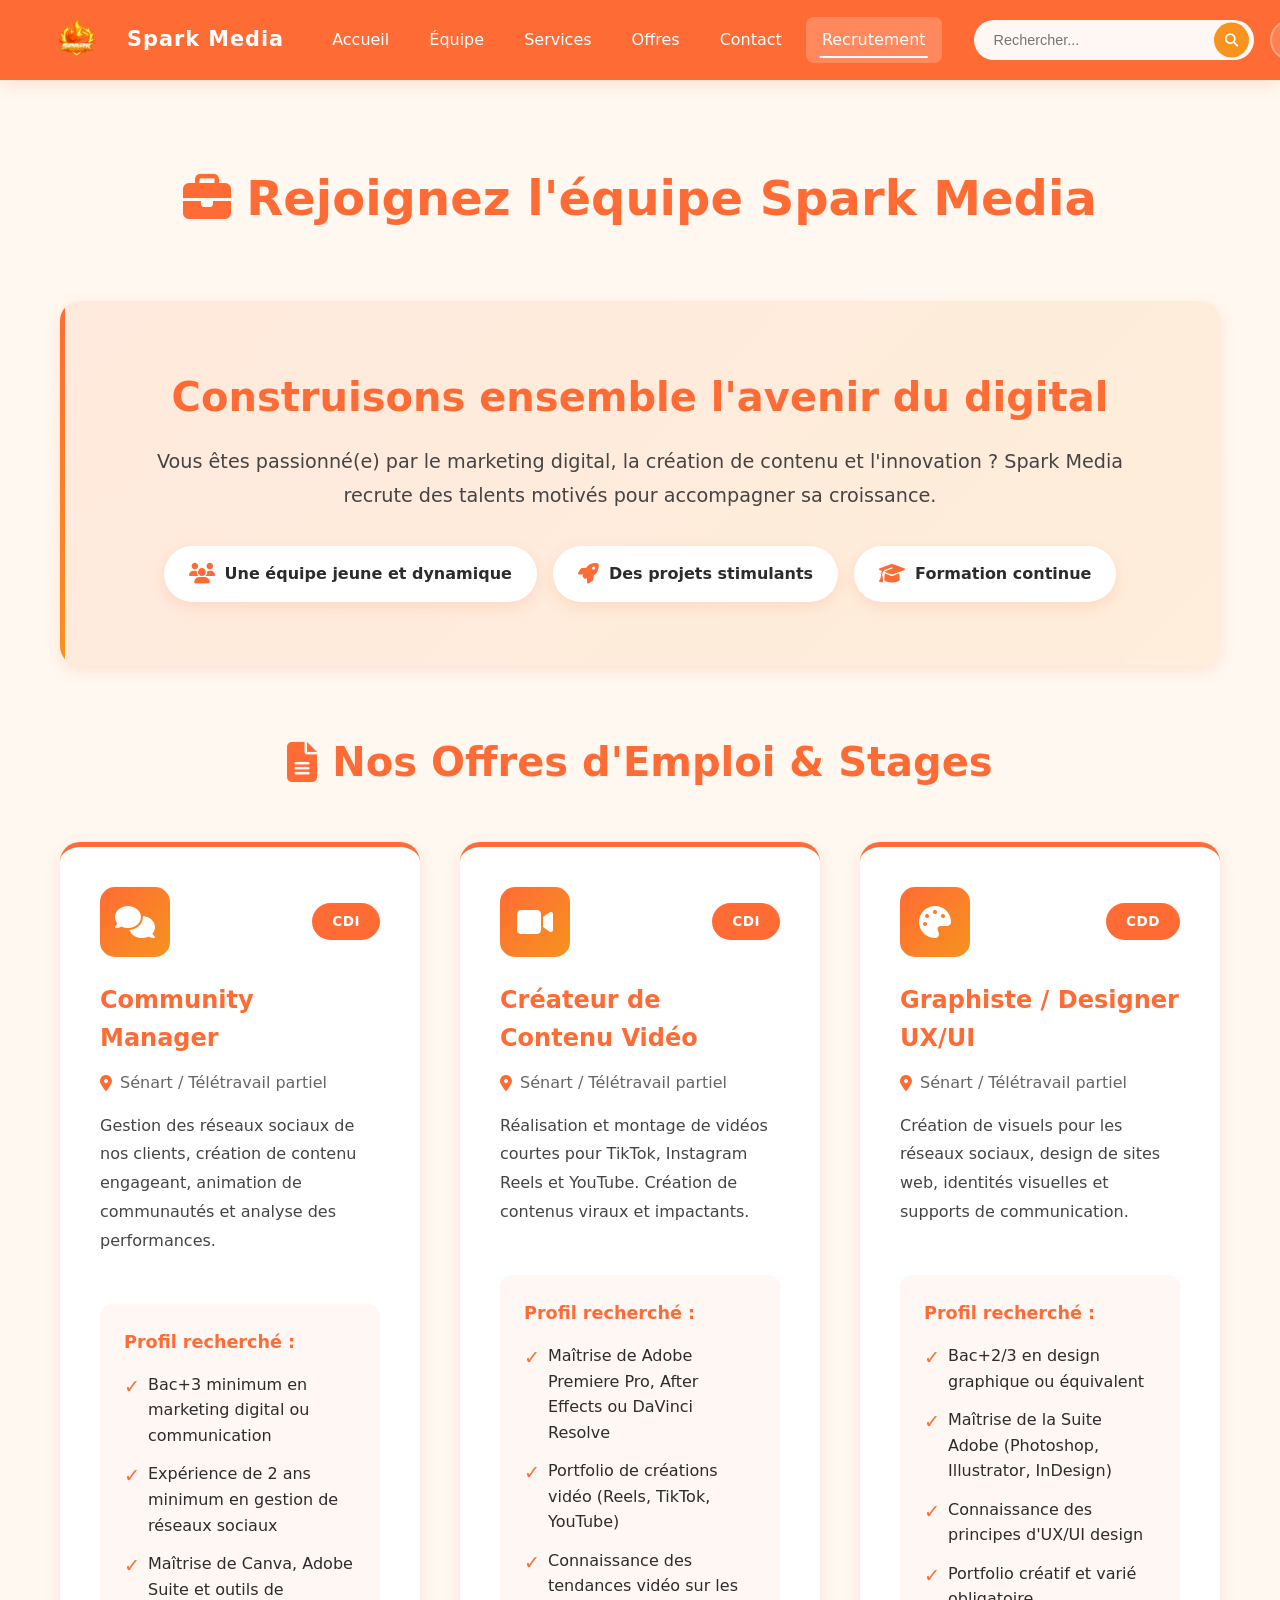
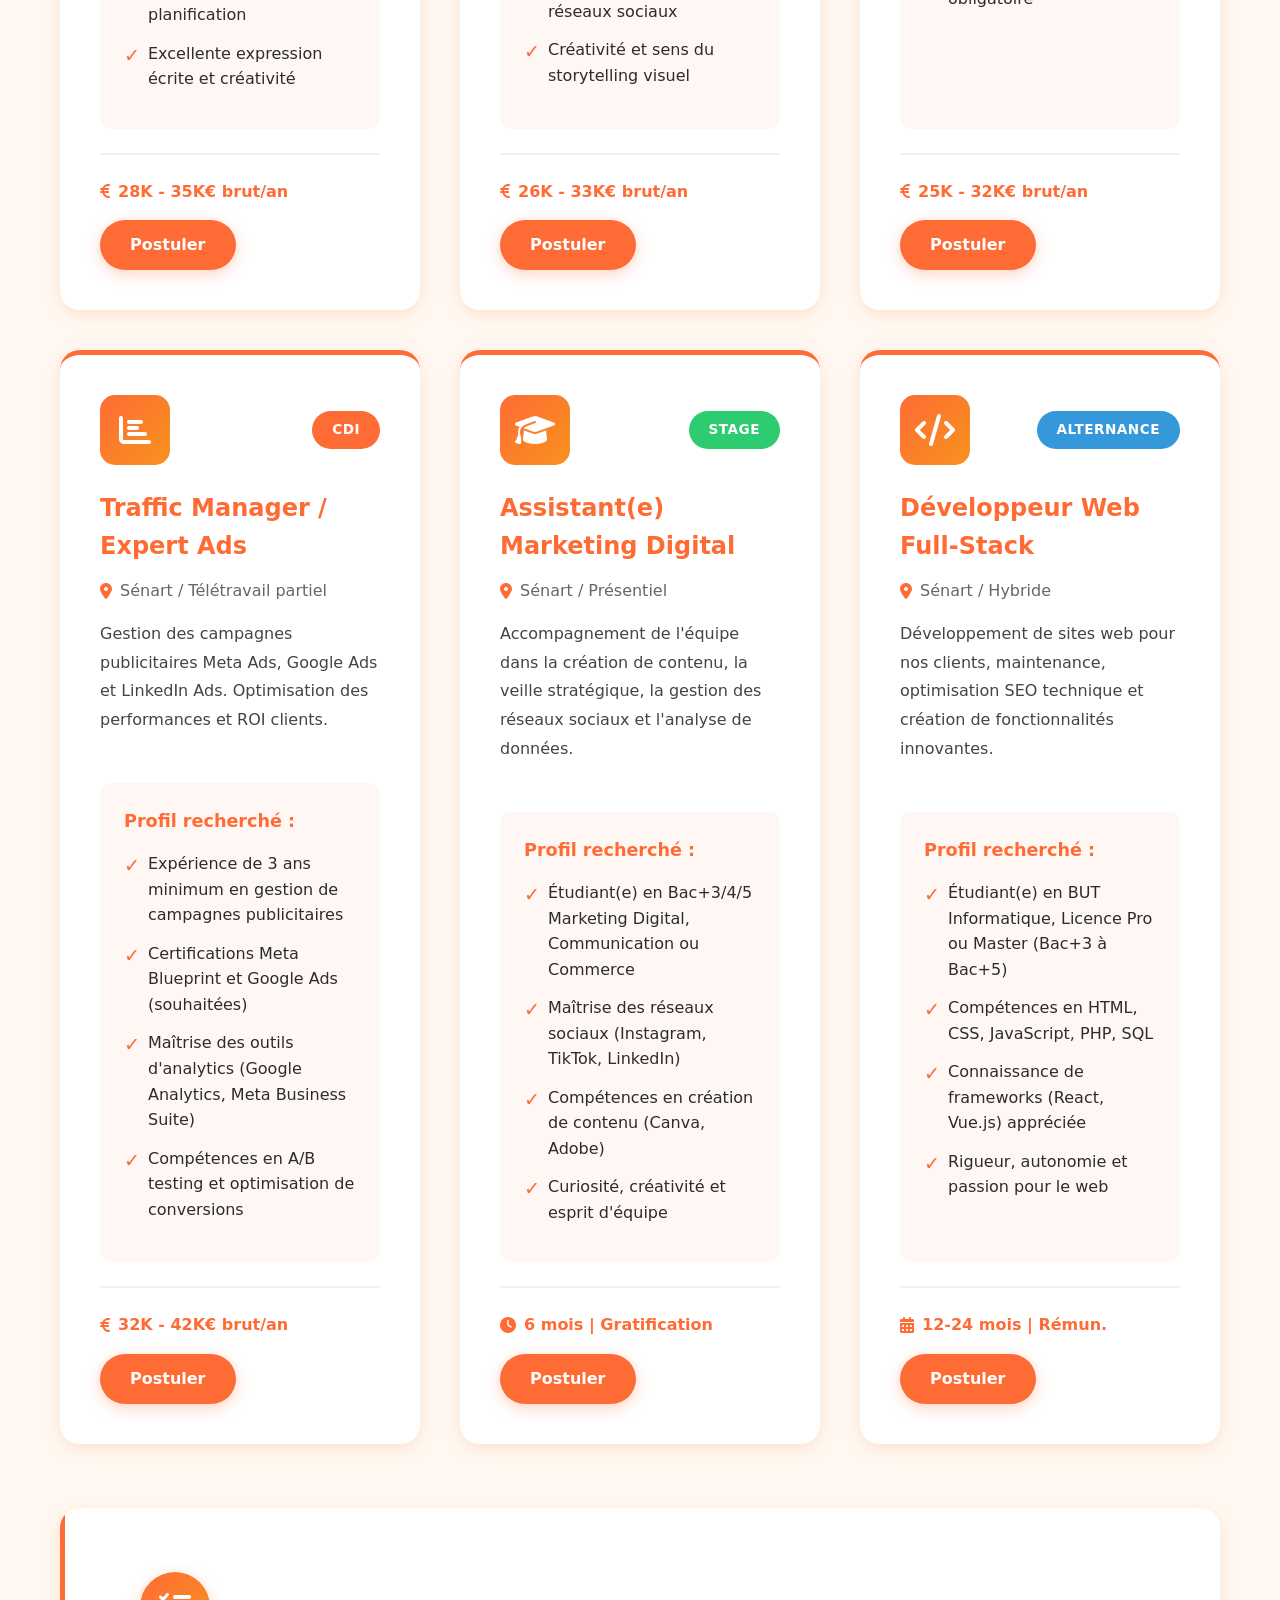
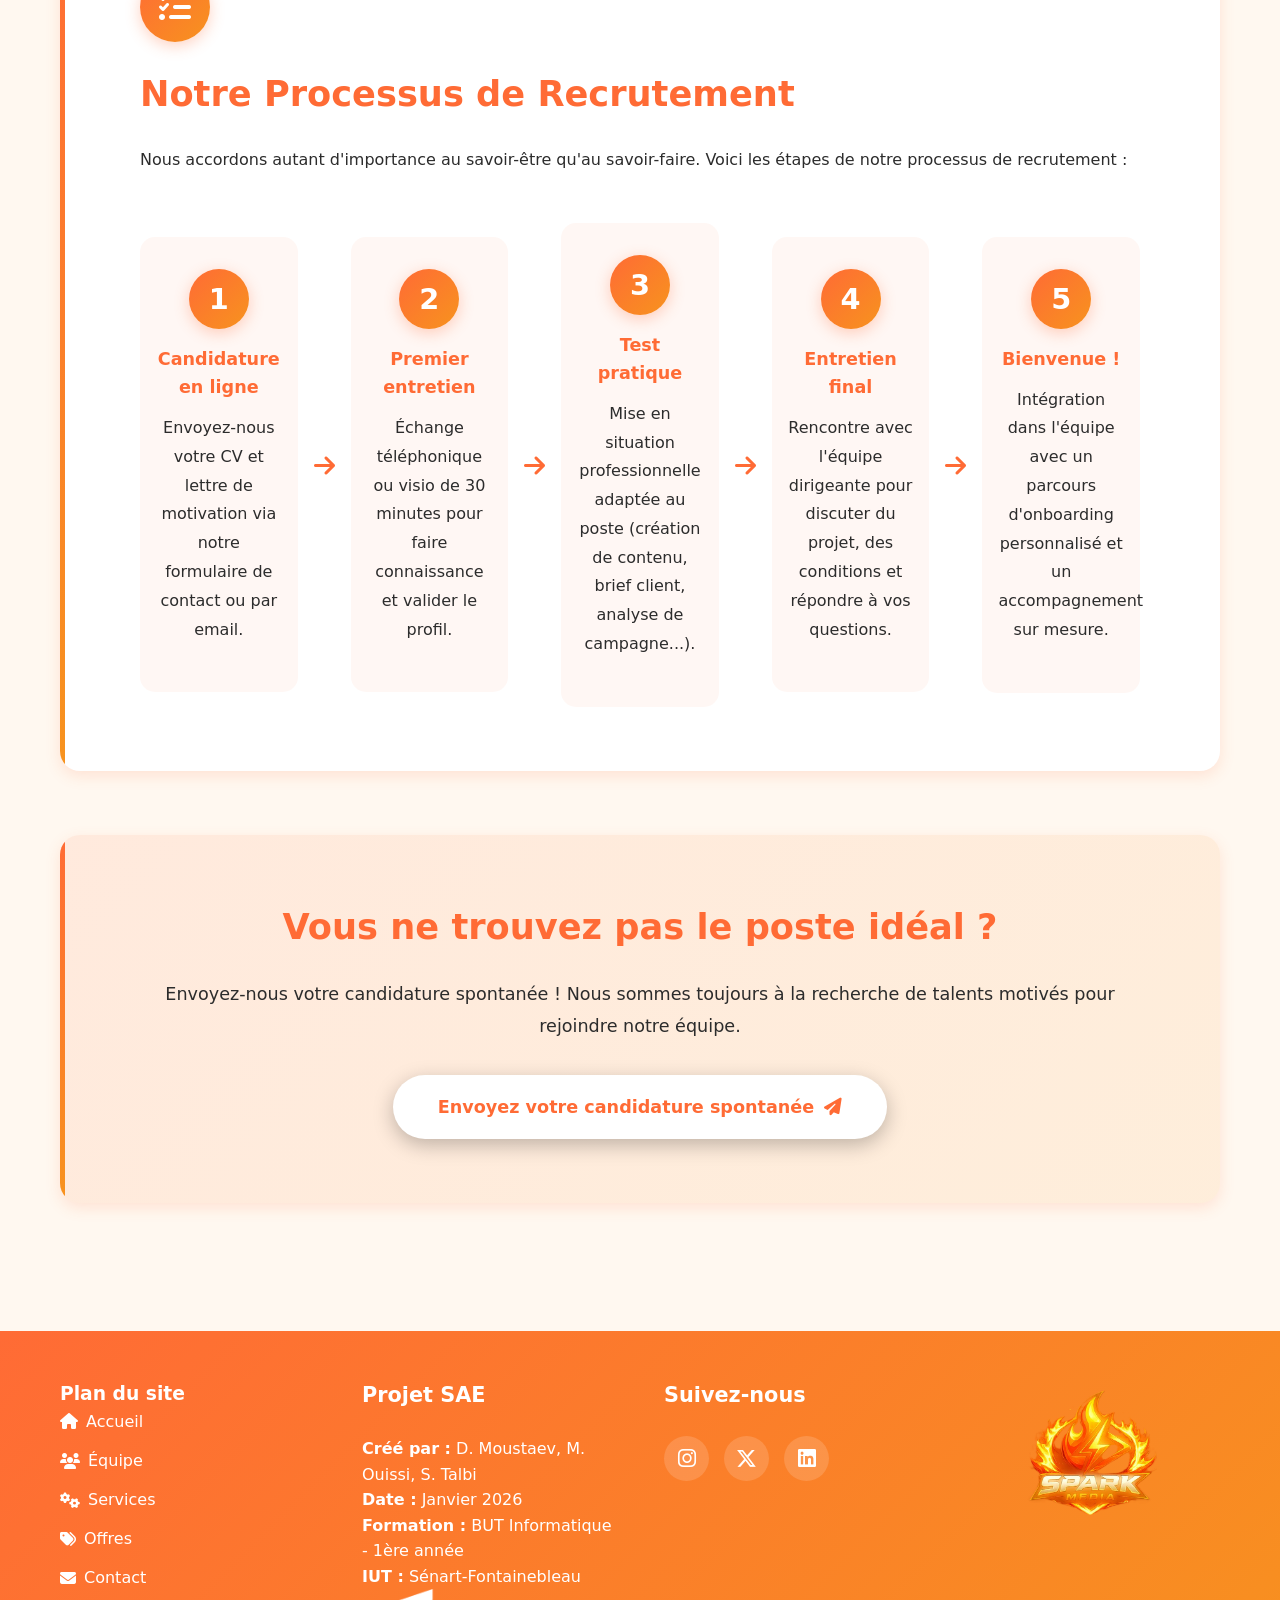
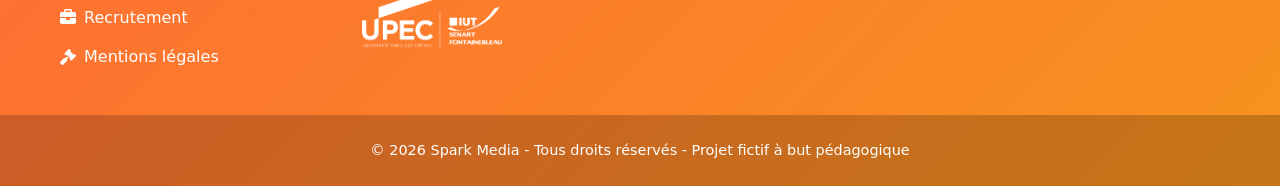
<file: SAE_Site_Web/recrutement.html>
<!DOCTYPE html>
<html lang="fr">
<head>
    <meta charset="UTF-8">
    <meta name="viewport" content="width=device-width, initial-scale=1.0">
    <meta name="description" content="Rejoignez l'équipe Spark Media - Offres d'emploi et stages dans le marketing digital">
    <link rel="stylesheet" href="https://cdnjs.cloudflare.com/ajax/libs/font-awesome/6.5.1/css/all.min.css">
    <link rel="stylesheet" href="css/style.css">
    <title>Spark Media - Recrutement</title>
</head>
<body class="preload">
    <header class="navbar">
        <div class="header-flex">
            <div class="burger">
                <span></span>
                <span></span>
                <span></span>
            </div>

            <div class="logo-area-left">
                <a href="index.html" class="logo-container">
                    <img src="image/logo2.png" alt="Spark Media" class="logo">
                    <span class="logo-text">Spark Media</span>
                </a>
            </div>
            
            <nav class="nav-menu">
                <a href="index.html">Accueil</a>
                <a href="a_propos.html">Équipe</a>
                <a href="service.html">Services</a>
                <a href="offres.html">Offres</a>
                <a href="contact.html">Contact</a>
                <a href="recrutement.html" class="active">Recrutement</a>
            </nav>
            
            <div class="nav-right">
                <div class="search-container">
                    <form class="search-box" onsubmit="return false;">
                        <input type="search" class="search-input" placeholder="Rechercher..." name="q" aria-label="Rechercher" autocomplete="off">
                        <button type="button" class="search-btn" aria-label="Lancer la recherche">
                            <i class="fas fa-search"></i>
                        </button>
                    </form>
                    <div class="search-results"></div>
                </div>
                
                <button id="eco-toggle" class="btn-eco" title="Mode Éco-responsable">
                    <i class="fas fa-moon"></i> <span>Mode éco</span>
                </button>
            </div>
        </div>
    </header>

    <div class="side-menu-overlay"></div>
    <aside class="side-menu">
        <button id="eco-toggle-mobile" class="btn-eco" title="Mode Éco-responsable">
            <i class="fas fa-moon"></i> <span>Mode éco</span>
        </button>
        
        <nav class="nav-menu">
            <a href="index.html">
                <i class="fas fa-home"></i> Accueil
            </a>
            <a href="a_propos.html">
                <i class="fas fa-users"></i> Équipe
            </a>
            <a href="service.html">
                <i class="fas fa-cogs"></i> Services
            </a>
            <a href="offres.html">
                <i class="fas fa-tags"></i> Offres
            </a>
            <a href="contact.html">
                <i class="fas fa-envelope"></i> Contact
            </a>
            <a href="recrutement.html" class="active">
                <i class="fas fa-briefcase"></i> Recrutement
            </a>
        </nav>
    </aside>

    <main class="container">
        <h1 class="page-title">
            <i class="fas fa-briefcase"></i>
            Rejoignez l'équipe Spark Media
        </h1>

        <section class="content-card card-animate" style="background: linear-gradient(135deg, rgba(255,107,53,0.1), rgba(247,147,30,0.1)); border-left: none; text-align: center;">
            <h2 style="color: var(--primary-color); font-size: 2.5rem; margin-bottom: 1rem;">Construisons ensemble l'avenir du digital</h2>
            <p style="font-size: 1.2rem; color: #444; margin-bottom: 2rem;">Vous êtes passionné(e) par le marketing digital, la création de contenu et l'innovation ? Spark Media recrute des talents motivés pour accompagner sa croissance.</p>
            <div style="display: flex; gap: 1rem; justify-content: center; flex-wrap: wrap;">
                <div class="quick-stat">
                    <i class="fas fa-users"></i>
                    <span>Une équipe jeune et dynamique</span>
                </div>
                <div class="quick-stat">
                    <i class="fas fa-rocket"></i>
                    <span>Des projets stimulants</span>
                </div>
                <div class="quick-stat">
                    <i class="fas fa-graduation-cap"></i>
                    <span>Formation continue</span>
                </div>
            </div>
        </section>

        <h2 class="section-title">
            <i class="fas fa-file-alt"></i>
            Nos Offres d'Emploi & Stages
        </h2>

        <div class="jobs-grid">
            <div class="job-card card-animate">
                <div class="job-header">
                    <div class="job-icon">
                        <i class="fas fa-comments"></i>
                    </div>
                    <div class="job-badge">CDI</div>
                </div>
                <h3>Community Manager</h3>
                <p class="job-location"><i class="fas fa-map-marker-alt"></i> Sénart / Télétravail partiel</p>
                <p class="job-description">Gestion des réseaux sociaux de nos clients, création de contenu engageant, animation de communautés et analyse des performances.</p>
                
                <div class="job-requirements">
                    <h4>Profil recherché :</h4>
                    <ul>
                        <li>Bac+3 minimum en marketing digital ou communication</li>
                        <li>Expérience de 2 ans minimum en gestion de réseaux sociaux</li>
                        <li>Maîtrise de Canva, Adobe Suite et outils de planification</li>
                        <li>Excellente expression écrite et créativité</li>
                    </ul>
                </div>
                
                <div class="job-footer">
                    <span class="job-salary"><i class="fas fa-euro-sign"></i> 28K - 35K€ brut/an</span>
                    <a href="contact.html" class="btn-apply">Postuler</a>
                </div>
            </div>

            <div class="job-card card-animate">
                <div class="job-header">
                    <div class="job-icon">
                        <i class="fas fa-video"></i>
                    </div>
                    <div class="job-badge">CDI</div>
                </div>
                <h3>Créateur de Contenu Vidéo</h3>
                <p class="job-location"><i class="fas fa-map-marker-alt"></i> Sénart / Télétravail partiel</p>
                <p class="job-description">Réalisation et montage de vidéos courtes pour TikTok, Instagram Reels et YouTube. Création de contenus viraux et impactants.</p>
                
                <div class="job-requirements">
                    <h4>Profil recherché :</h4>
                    <ul>
                        <li>Maîtrise de Adobe Premiere Pro, After Effects ou DaVinci Resolve</li>
                        <li>Portfolio de créations vidéo (Reels, TikTok, YouTube)</li>
                        <li>Connaissance des tendances vidéo sur les réseaux sociaux</li>
                        <li>Créativité et sens du storytelling visuel</li>
                    </ul>
                </div>
                
                <div class="job-footer">
                    <span class="job-salary"><i class="fas fa-euro-sign"></i> 26K - 33K€ brut/an</span>
                    <a href="contact.html" class="btn-apply">Postuler</a>
                </div>
            </div>

            <div class="job-card card-animate">
                <div class="job-header">
                    <div class="job-icon">
                        <i class="fas fa-palette"></i>
                    </div>
                    <div class="job-badge">CDD</div>
                </div>
                <h3>Graphiste / Designer UX/UI</h3>
                <p class="job-location"><i class="fas fa-map-marker-alt"></i> Sénart / Télétravail partiel</p>
                <p class="job-description">Création de visuels pour les réseaux sociaux, design de sites web, identités visuelles et supports de communication.</p>
                
                <div class="job-requirements">
                    <h4>Profil recherché :</h4>
                    <ul>
                        <li>Bac+2/3 en design graphique ou équivalent</li>
                        <li>Maîtrise de la Suite Adobe (Photoshop, Illustrator, InDesign)</li>
                        <li>Connaissance des principes d'UX/UI design</li>
                        <li>Portfolio créatif et varié obligatoire</li>
                    </ul>
                </div>
                
                <div class="job-footer">
                    <span class="job-salary"><i class="fas fa-euro-sign"></i> 25K - 32K€ brut/an</span>
                    <a href="contact.html" class="btn-apply">Postuler</a>
                </div>
            </div>

            <div class="job-card card-animate">
                <div class="job-header">
                    <div class="job-icon">
                        <i class="fas fa-chart-bar"></i>
                    </div>
                    <div class="job-badge">CDI</div>
                </div>
                <h3>Traffic Manager / Expert Ads</h3>
                <p class="job-location"><i class="fas fa-map-marker-alt"></i> Sénart / Télétravail partiel</p>
                <p class="job-description">Gestion des campagnes publicitaires Meta Ads, Google Ads et LinkedIn Ads. Optimisation des performances et ROI clients.</p>
                
                <div class="job-requirements">
                    <h4>Profil recherché :</h4>
                    <ul>
                        <li>Expérience de 3 ans minimum en gestion de campagnes publicitaires</li>
                        <li>Certifications Meta Blueprint et Google Ads (souhaitées)</li>
                        <li>Maîtrise des outils d'analytics (Google Analytics, Meta Business Suite)</li>
                        <li>Compétences en A/B testing et optimisation de conversions</li>
                    </ul>
                </div>
                
                <div class="job-footer">
                    <span class="job-salary"><i class="fas fa-euro-sign"></i> 32K - 42K€ brut/an</span>
                    <a href="contact.html" class="btn-apply">Postuler</a>
                </div>
            </div>

            <div class="job-card card-animate">
                <div class="job-header">
                    <div class="job-icon">
                        <i class="fas fa-graduation-cap"></i>
                    </div>
                    <div class="job-badge stage">Stage</div>
                </div>
                <h3>Assistant(e) Marketing Digital</h3>
                <p class="job-location"><i class="fas fa-map-marker-alt"></i> Sénart / Présentiel</p>
                <p class="job-description">Accompagnement de l'équipe dans la création de contenu, la veille stratégique, la gestion des réseaux sociaux et l'analyse de données.</p>
                
                <div class="job-requirements">
                    <h4>Profil recherché :</h4>
                    <ul>
                        <li>Étudiant(e) en Bac+3/4/5 Marketing Digital, Communication ou Commerce</li>
                        <li>Maîtrise des réseaux sociaux (Instagram, TikTok, LinkedIn)</li>
                        <li>Compétences en création de contenu (Canva, Adobe)</li>
                        <li>Curiosité, créativité et esprit d'équipe</li>
                    </ul>
                </div>
                
                <div class="job-footer">
                    <span class="job-salary"><i class="fas fa-clock"></i>6 mois | Gratification</span>
                    <a href="contact.html" class="btn-apply">Postuler</a>
                </div>
            </div>

            <div class="job-card card-animate">
                <div class="job-header">
                    <div class="job-icon">
                        <i class="fas fa-code"></i>
                    </div>
                    <div class="job-badge alternance">Alternance</div>
                </div>
                <h3>Développeur Web Full-Stack</h3>
                <p class="job-location"><i class="fas fa-map-marker-alt"></i> Sénart / Hybride</p>
                <p class="job-description">Développement de sites web pour nos clients, maintenance, optimisation SEO technique et création de fonctionnalités innovantes.</p>
                
                <div class="job-requirements">
                    <h4>Profil recherché :</h4>
                    <ul>
                        <li>Étudiant(e) en BUT Informatique, Licence Pro ou Master (Bac+3 à Bac+5)</li>
                        <li>Compétences en HTML, CSS, JavaScript, PHP, SQL</li>
                        <li>Connaissance de frameworks (React, Vue.js) appréciée</li>
                        <li>Rigueur, autonomie et passion pour le web</li>
                    </ul>
                </div>
                
                <div class="job-footer">
                    <span class="job-salary"><i class="fas fa-calendar-alt"></i>12-24 mois | Rémun. </span>
                    <a href="contact.html" class="btn-apply">Postuler</a>
                </div>
            </div>
        </div>

        <section class="content-card card-animate">
            <div class="card-icon">
                <i class="fas fa-tasks"></i>
            </div>
            <h2>Notre Processus de Recrutement</h2>
            <p>Nous accordons autant d'importance au savoir-être qu'au savoir-faire. Voici les étapes de notre processus de recrutement :</p>
            
            <div class="recruitment-process">
                <div class="process-step">
                    <div class="step-number">1</div>
                    <h3>Candidature en ligne</h3>
                    <p>Envoyez-nous votre CV et lettre de motivation via notre formulaire de contact ou par email.</p>
                </div>
                <div class="process-arrow"><i class="fas fa-arrow-right"></i></div>
                
                <div class="process-step">
                    <div class="step-number">2</div>
                    <h3>Premier entretien</h3>
                    <p>Échange téléphonique ou visio de 30 minutes pour faire connaissance et valider le profil.</p>
                </div>
                <div class="process-arrow"><i class="fas fa-arrow-right"></i></div>
                
                <div class="process-step">
                    <div class="step-number">3</div>
                    <h3>Test pratique</h3>
                    <p>Mise en situation professionnelle adaptée au poste (création de contenu, brief client, analyse de campagne...).</p>
                </div>
                <div class="process-arrow"><i class="fas fa-arrow-right"></i></div>
                
                <div class="process-step">
                    <div class="step-number">4</div>
                    <h3>Entretien final</h3>
                    <p>Rencontre avec l'équipe dirigeante pour discuter du projet, des conditions et répondre à vos questions.</p>
                </div>
                <div class="process-arrow"><i class="fas fa-arrow-right"></i></div>
                
                <div class="process-step">
                    <div class="step-number">5</div>
                    <h3>Bienvenue !</h3>
                    <p>Intégration dans l'équipe avec un parcours d'onboarding personnalisé et un accompagnement sur mesure.</p>
                </div>
            </div>
        </section>

        <section class="content-card card-animate" style="background: linear-gradient(135deg, rgba(255,107,53,0.1), rgba(247,147,30,0.1)); border-left: none;">
            <div style="text-align: center;">
                <h2 style="color: var(--primary-color);">Vous ne trouvez pas le poste idéal ?</h2>
                <p style="font-size: 1.1rem; margin-bottom: 2rem;">Envoyez-nous votre candidature spontanée ! Nous sommes toujours à la recherche de talents motivés pour rejoindre notre équipe.</p>
                <a href="contact.html" class="btn-spark">
                    <span>Envoyez votre candidature spontanée</span>
                    <i class="fas fa-paper-plane"></i>
                </a>
            </div>
        </section>
    </main>

    <a href="#" class="scroll-top">
        <i class="fas fa-arrow-up"></i>
    </a>

    <footer>
        <div class="container footer-grid">
            <div class="footer-section">
                <h3>Plan du site</h3>
                <ul>
                    <li><a href="index.html"><i class="fas fa-home"></i> Accueil</a></li>
                    <li><a href="a_propos.html"><i class="fas fa-users"></i> Équipe</a></li>
                    <li><a href="service.html"><i class="fas fa-cogs"></i> Services</a></li>
                    <li><a href="offres.html"><i class="fas fa-tags"></i> Offres</a></li>
                    <li><a href="contact.html"><i class="fas fa-envelope"></i> Contact</a></li>
                    <li><a href="recrutement.html"><i class="fas fa-briefcase"></i> Recrutement</a></li>
                    <li><a href="mentionlegale.html"><i class="fas fa-gavel"></i> Mentions légales</a></li>
                </ul>
            </div>

            <div class="footer-section footer-sae">
                <h4>Projet SAE</h4>
                <p><strong>Créé par :</strong> D. Moustaev, M. Ouissi, S. Talbi</p>
                <p><strong>Date :</strong> Janvier 2026</p>
                <p><strong>Formation :</strong> BUT Informatique - 1ère année</p>
                <p><strong>IUT :</strong> Sénart-Fontainebleau</p>
                
                <a href="https://www.iutsf.u-pec.fr/" target="_blank" rel="noopener noreferrer" class="logo-iut-footer">
                    <img src="image/logo_iut.png" alt="Logo IUT Sénart-Fontainebleau" class="footer-logo-iut">
                </a>
            </div>

            <div class="footer-section">
                <h4>Suivez-nous</h4>
                <div class="social-icons">
                    <a href="https://www.instagram.com/sparkmediaiut/" aria-label="Instagram" class="social-link" target="_blank" rel="noopener noreferrer">
                        <i class="fab fa-instagram"></i>
                    </a>
                    <a href="https://x.com/SparkMediaIUT" aria-label="Twitter" class="social-link" target="_blank" rel="noopener noreferrer">
                        <i class="fab fa-x-twitter"></i>
                    </a>
                    <a href="www.linkedin.com/in/spark-media-undefined-1170493a6" aria-label="LinkedIn" class="social-link" target="_blank" rel="noopener noreferrer">
                        <i class="fab fa-linkedin"></i>
                    </a>
                </div>
            </div>

            <div class="footer-section footer-logo-section">
                <a href="index.html" class="spark-logo-footer">
                    <img src="image/logo2.png" alt="Spark Media" class="footer-logo-spark">
                </a>
            </div>
        </div>
        
        <div class="footer-bottom">
            <p>&copy; 2026 Spark Media - Tous droits réservés - Projet fictif à but pédagogique</p>
        </div>
    </footer>

    <script src="js/script.js"></script>
    <script>
        window.addEventListener('load', () => document.body.classList.remove('preload'));
    </script>
</body>
</html>
</file>
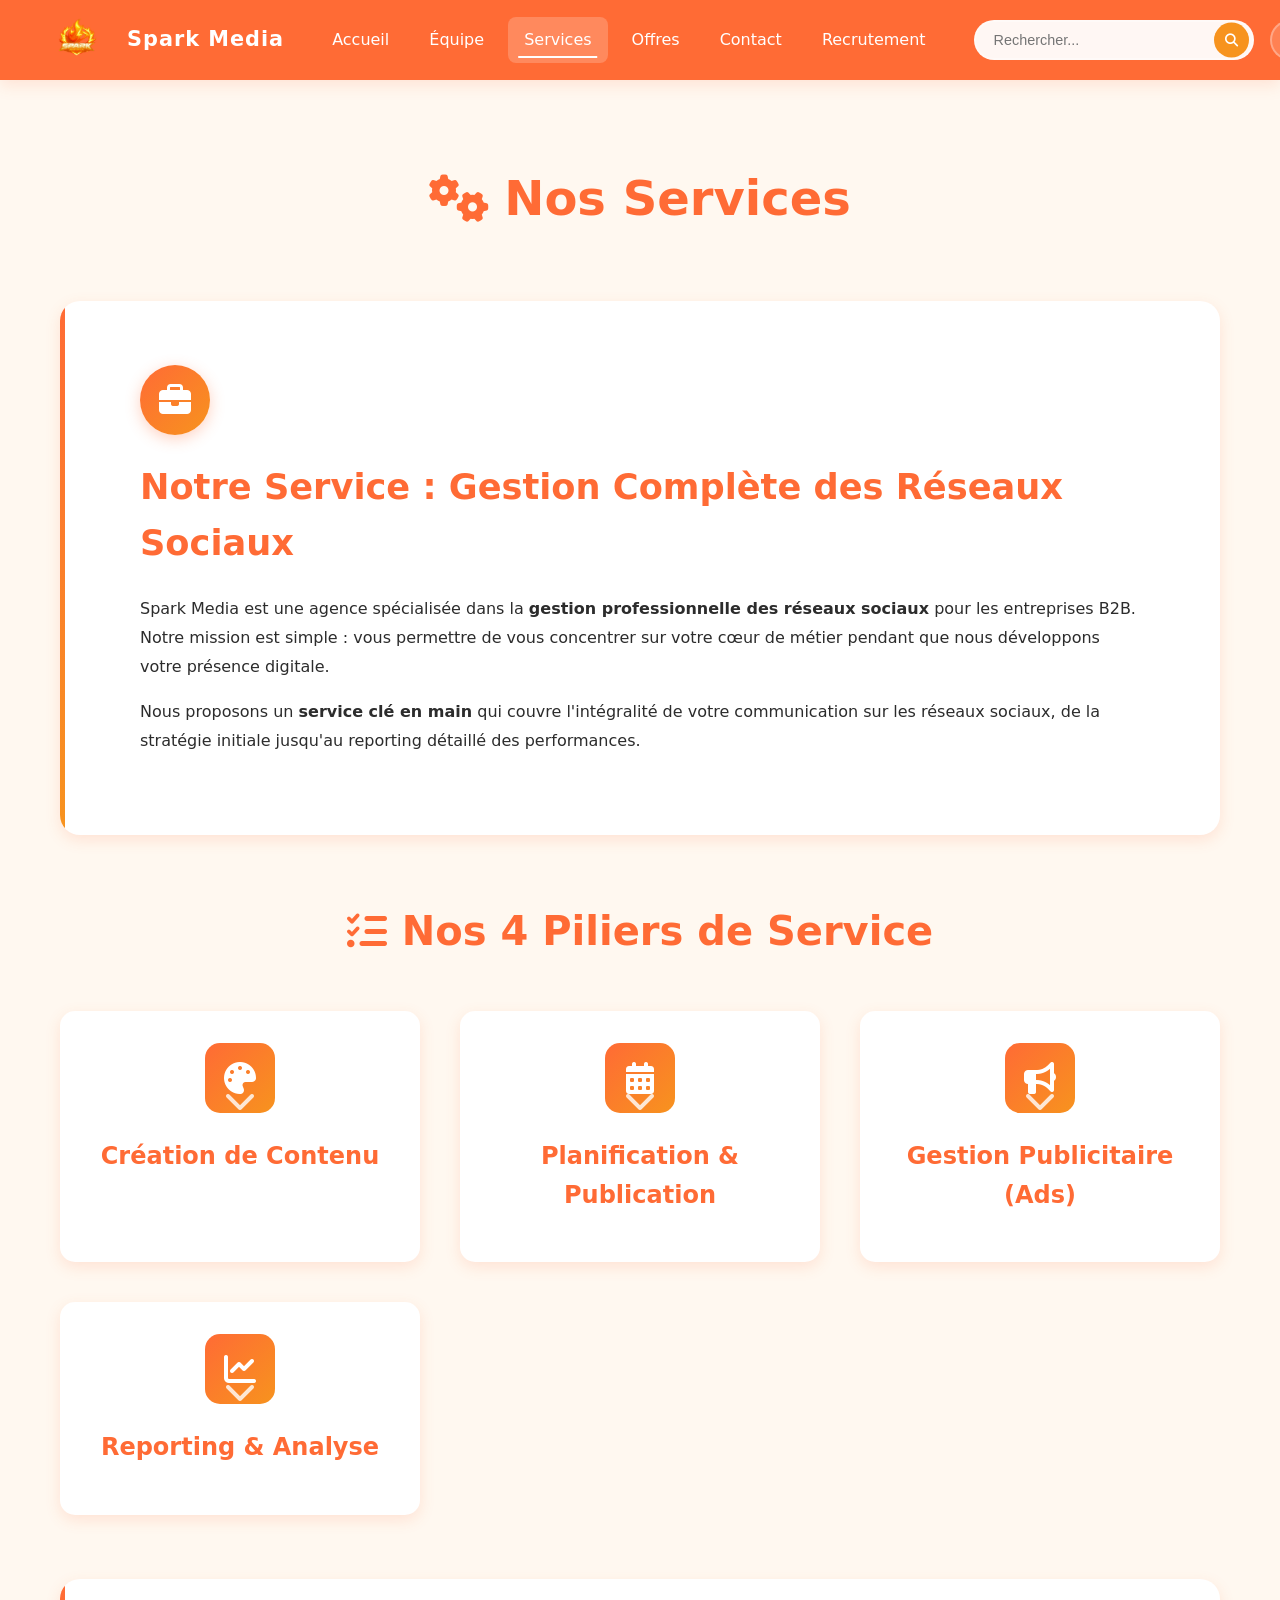
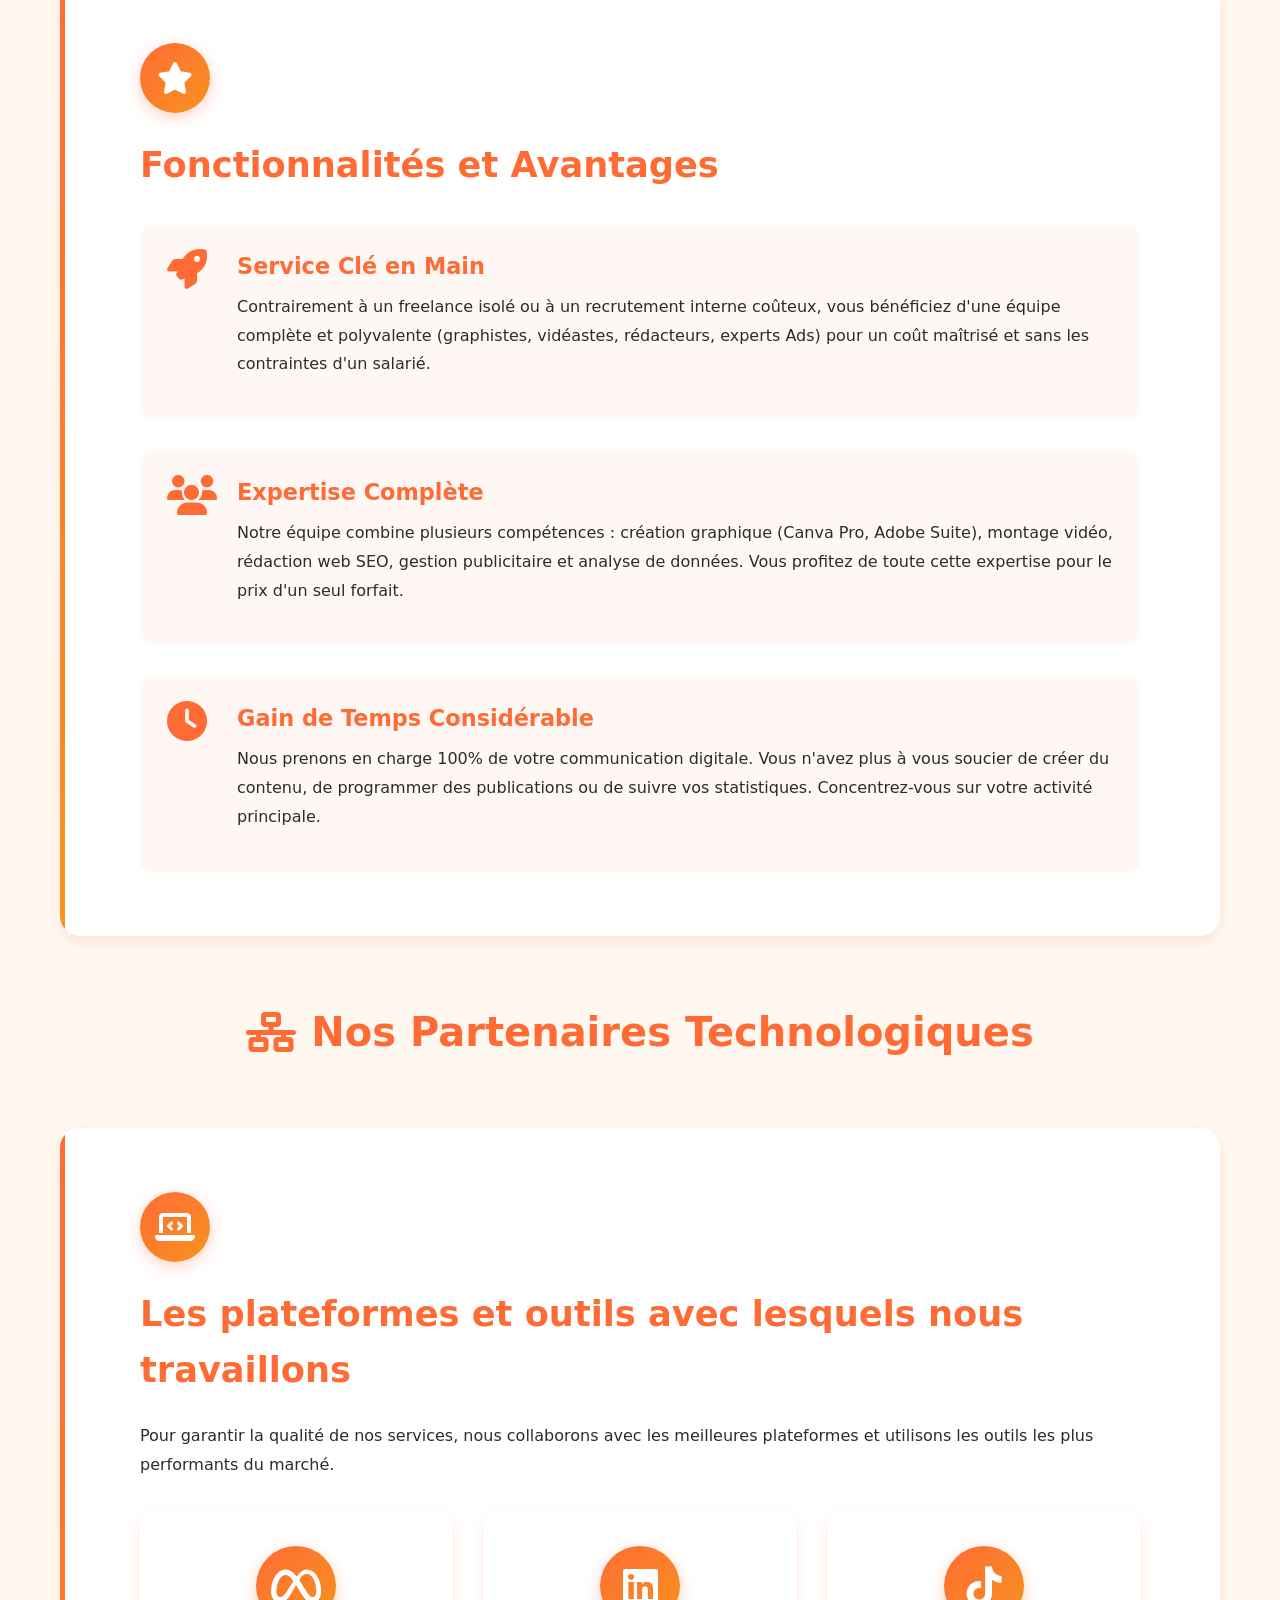
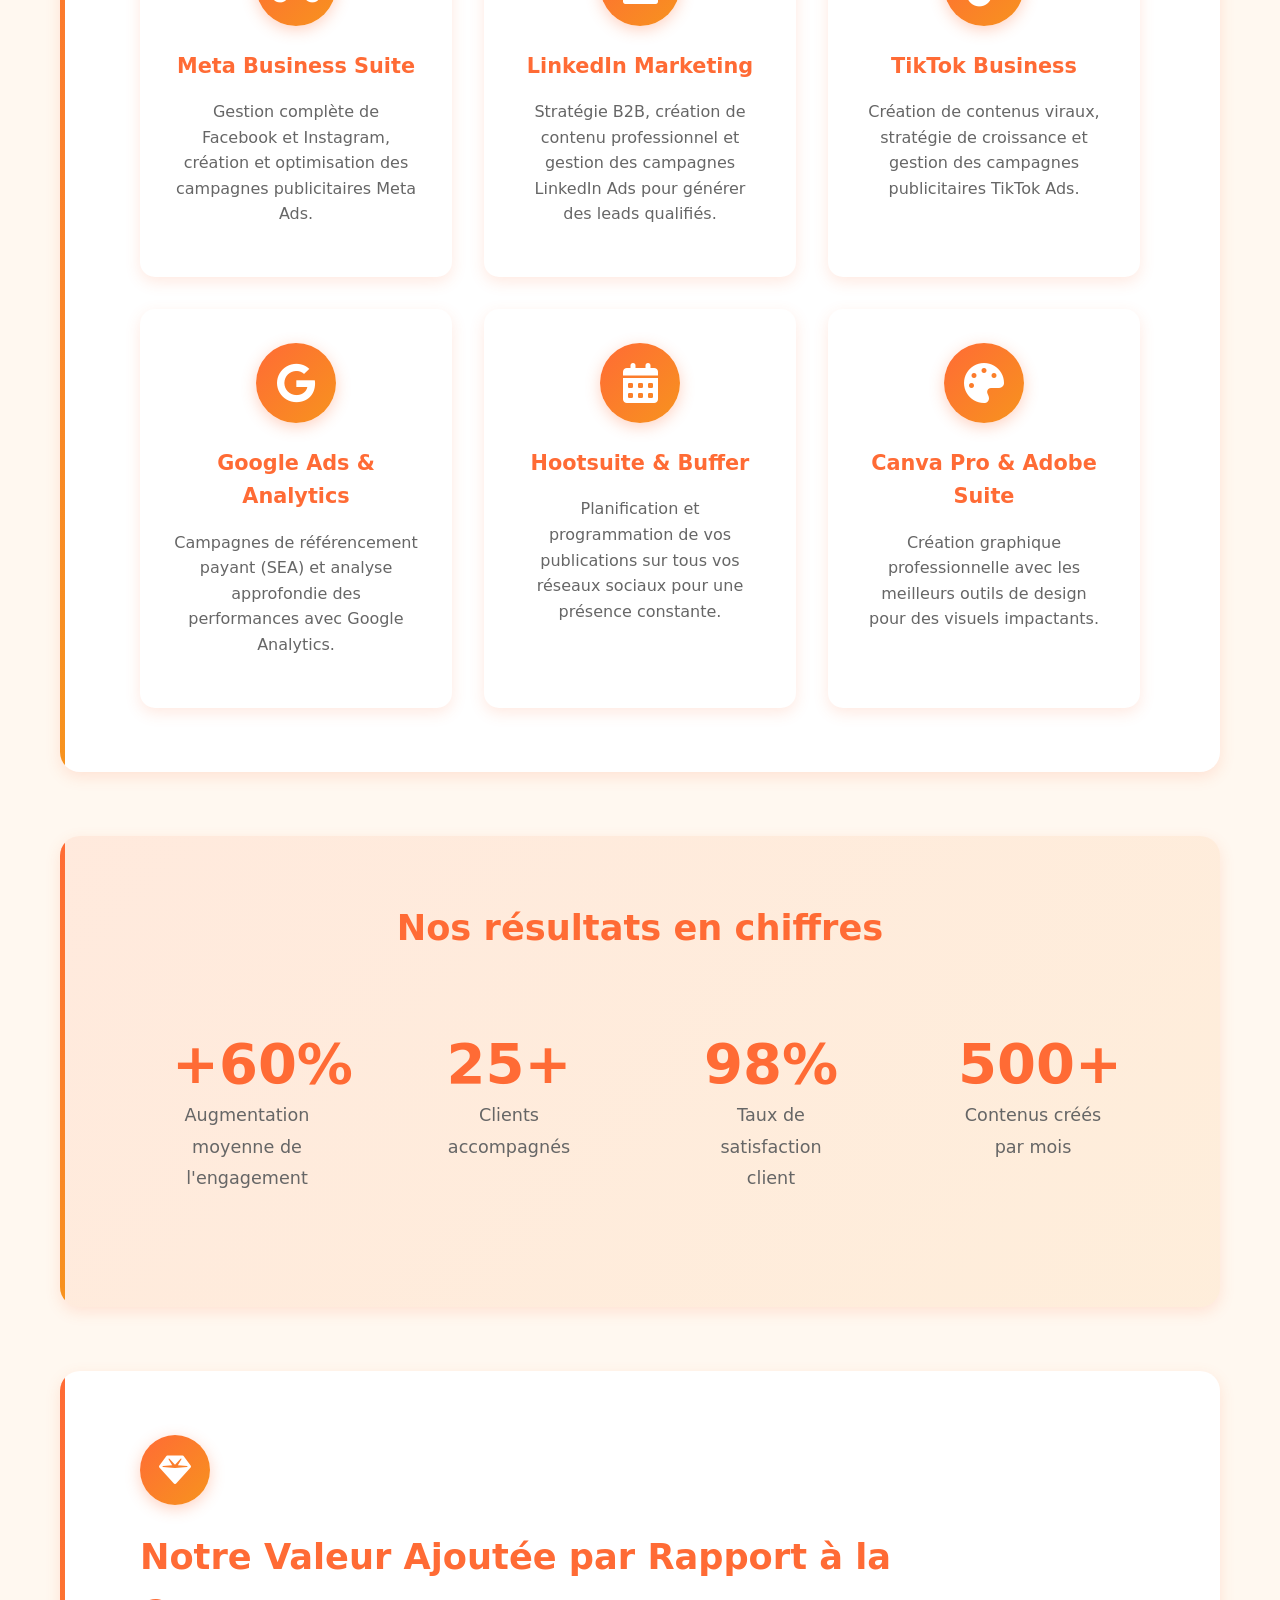
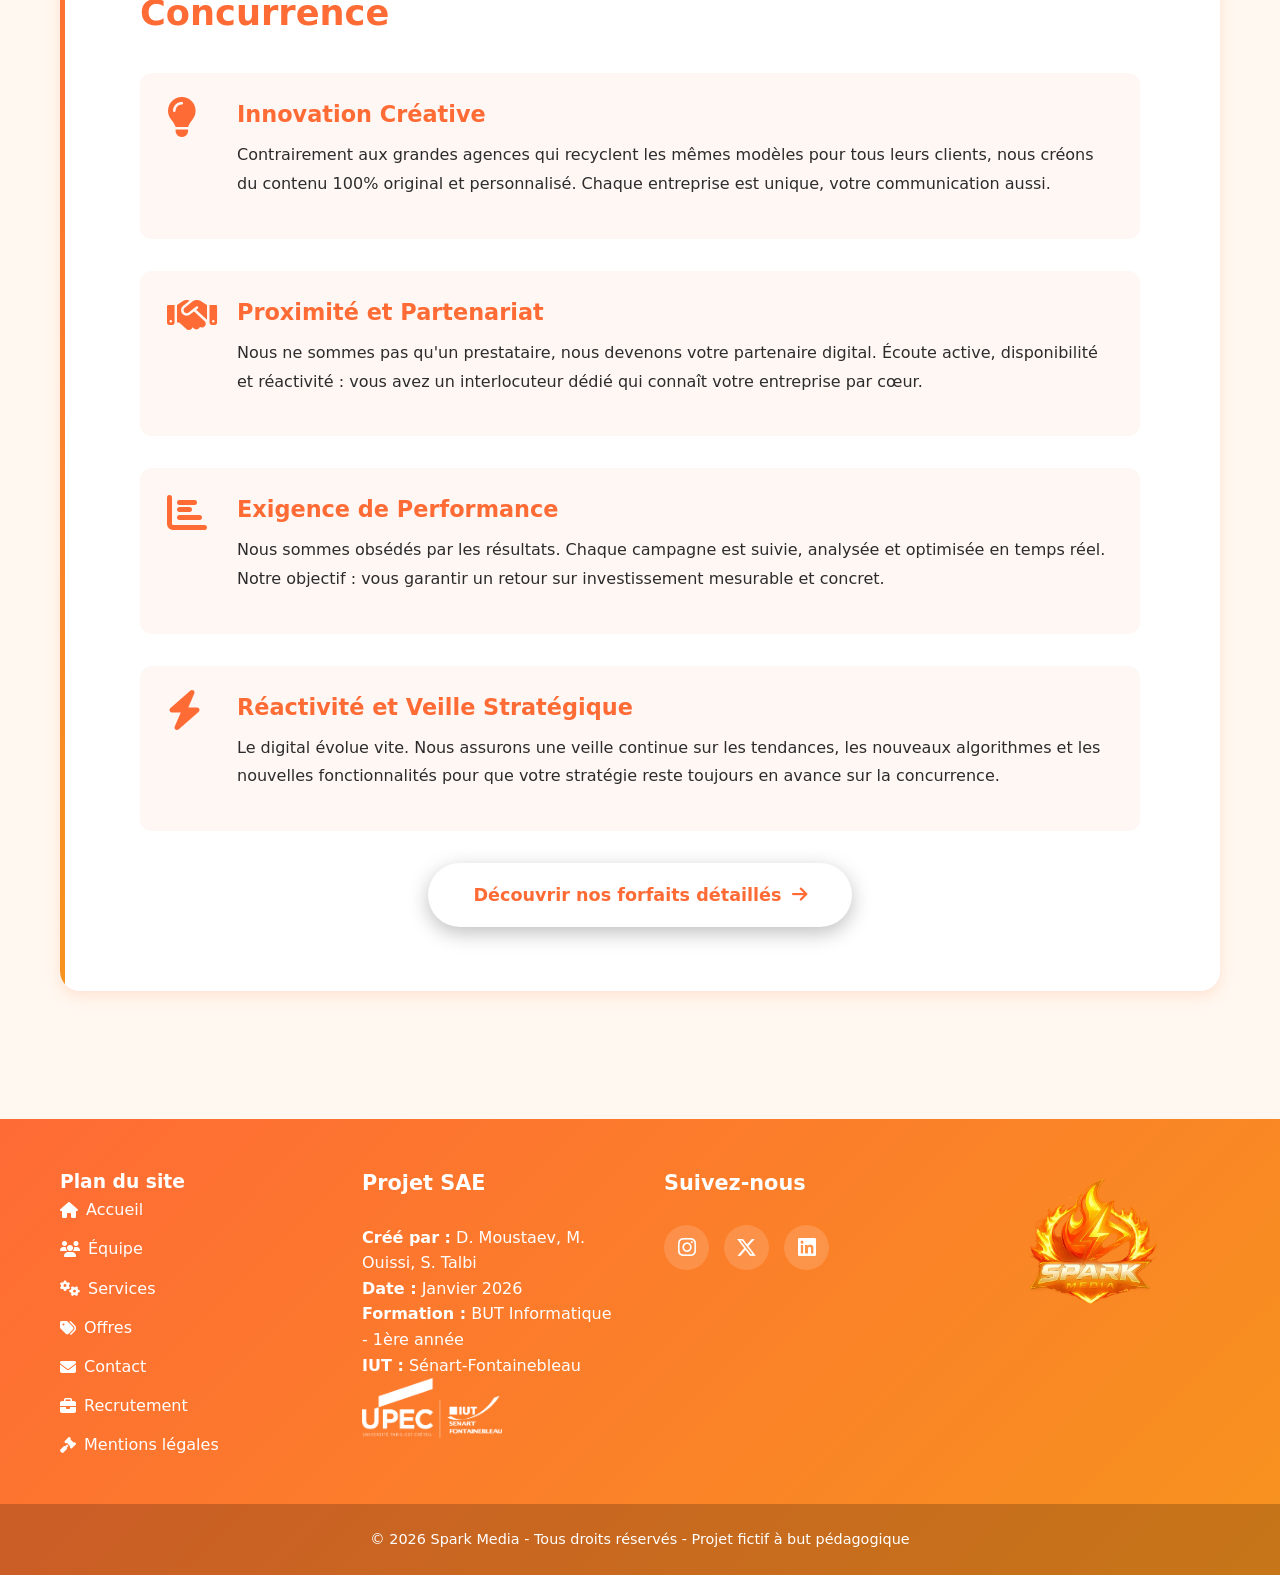
<file: SAE_Site_Web/service.html>
<!DOCTYPE html>
<html lang="fr">
<head>
    <meta charset="UTF-8">
    <meta name="viewport" content="width=device-width, initial-scale=1.0">
    <meta name="description" content="Découvrez nos services de gestion des réseaux sociaux pour TPE, PME et startups">
    <link rel="stylesheet" href="https://cdnjs.cloudflare.com/ajax/libs/font-awesome/6.5.1/css/all.min.css">
    <link rel="stylesheet" href="css/style.css">
    <title>Spark Media - Nos Services</title>
</head>
<body class="preload">
    <header class="navbar">
        <div class="header-flex">
            <div class="burger">
                <span></span>
                <span></span>
                <span></span>
            </div>

            <div class="logo-area-left">
                <a href="index.html" class="logo-container">
                    <img src="image/logo2.png" alt="Spark Media" class="logo">
                    <span class="logo-text">Spark Media</span>
                </a>
            </div>

            <nav class="nav-menu">
                <a href="index.html">Accueil</a>
                <a href="a_propos.html">Équipe</a>
                <a href="service.html" class="active">Services</a>
                <a href="offres.html">Offres</a>
                <a href="contact.html">Contact</a>
                <a href="recrutement.html">Recrutement</a>
            </nav>

            <div class="nav-right">
                <div class="search-container">
                    <form class="search-box" onsubmit="return false;">
                        <input type="search" class="search-input" placeholder="Rechercher..." name="q" aria-label="Rechercher" autocomplete="off">
                        <button type="button" class="search-btn" aria-label="Lancer la recherche">
                            <i class="fas fa-search"></i>
                        </button>
                    </form>
                    <div class="search-results"></div>
                </div>

                <button id="eco-toggle" class="btn-eco" title="Mode Éco-responsable">
                    <i class="fas fa-moon"></i> <span>Night Mode</span>
                </button>
            </div>
        </div>
    </header>

    <div class="side-menu-overlay"></div>
    <aside class="side-menu">
        <button id="eco-toggle-mobile" class="btn-eco" title="Mode Éco-responsable">
            <i class="fas fa-moon"></i> <span>Night Mode</span>
        </button>

        <nav class="nav-menu">
            <a href="index.html">
                <i class="fas fa-home"></i> Accueil
            </a>
            <a href="a_propos.html">
                <i class="fas fa-users"></i> Équipe
            </a>
            <a href="service.html" class="active">
                <i class="fas fa-cogs"></i> Services
            </a>
            <a href="offres.html">
                <i class="fas fa-tags"></i> Offres
            </a>
            <a href="contact.html">
                <i class="fas fa-envelope"></i> Contact
            </a>
            <a href="recrutement.html">
                <i class="fas fa-briefcase"></i> Recrutement
            </a>
        </nav>
    </aside>

    <main class="container">
        <h1 class="page-title">
            <i class="fas fa-cogs"></i>
            Nos Services
        </h1>

        <section class="content-card card-animate">
            <div class="card-icon">
                <i class="fas fa-briefcase"></i>
            </div>
            <h2>Notre Service : Gestion Complète des Réseaux Sociaux</h2>
            <p>Spark Media est une agence spécialisée dans la <strong>gestion professionnelle des réseaux sociaux</strong> pour les entreprises B2B. Notre mission est simple : vous permettre de vous concentrer sur votre cœur de métier pendant que nous développons votre présence digitale.</p>
            <p>Nous proposons un <strong>service clé en main</strong> qui couvre l'intégralité de votre communication sur les réseaux sociaux, de la stratégie initiale jusqu'au reporting détaillé des performances.</p>
        </section>

        <h2 class="section-title">
            <i class="fas fa-list-check"></i>
            Nos 4 Piliers de Service
        </h2>
        <div class="services-grid">
            <div class="service-item">
                <div class="service-icon">
                    <i class="fas fa-palette"></i>
                    <div class="click-indicator">
                        <i class="fas fa-chevron-down"></i>
                    </div>
                </div>
                <h3>Création de Contenu</h3>
                <div class="dropdown-content">
                    <p>Nous créons du contenu original et percutant adapté à chaque plateforme : <strong>Instagram, X (Twitter), LinkedIn</strong>.</p>
                    <p>Nos créations incluent des visuels professionnels, des vidéos courtes engageantes, des infographies et des textes optimisés pour capter l'attention de votre audience cible.</p>
                </div>
            </div>

            <div class="service-item">
                <div class="service-icon">
                    <i class="fas fa-calendar-alt"></i>
                    <div class="click-indicator">
                        <i class="fas fa-chevron-down"></i>
                    </div>
                </div>
                <h3>Planification & Publication</h3>
                <div class="dropdown-content">
                    <p>Nous planifions et publions régulièrement votre contenu selon une stratégie éditoriale définie avec vous.</p>
                    <p>Grâce à nos outils professionnels (Hootsuite, Buffer), nous assurons une présence active et constante de votre entreprise sur tous vos réseaux sociaux.</p>
                </div>
            </div>

            <div class="service-item">
                <div class="service-icon">
                    <i class="fas fa-bullhorn"></i>
                    <div class="click-indicator">
                        <i class="fas fa-chevron-down"></i>
                    </div>
                </div>
                <h3>Gestion Publicitaire (Ads)</h3>
                <div class="dropdown-content">
                    <p>Nous créons et optimisons vos campagnes publicitaires sur <strong>Meta Ads, LinkedIn Ads et Google Ads</strong> pour maximiser votre retour sur investissement.</p>
                    <p>Notre expertise en ciblage d'audience et en A/B testing garantit que chaque euro dépensé génère des résultats concrets et mesurables.</p>
                </div>
            </div>

            <div class="service-item">
                <div class="service-icon">
                    <i class="fas fa-chart-line"></i>
                    <div class="click-indicator">
                        <i class="fas fa-chevron-down"></i>
                    </div>
                </div>
                <h3>Reporting & Analyse</h3>
                <div class="dropdown-content">
                    <p>Nous vous fournissons des rapports détaillés sur les performances de vos réseaux sociaux : statistiques d'engagement, conversions, croissance de votre audience.</p>
                    <p>Ces analyses nous permettent d'ajuster continuellement la stratégie pour améliorer vos résultats mois après mois.</p>
                </div>
            </div>
        </div>

        <section class="content-card card-animate">
            <div class="card-icon">
                <i class="fas fa-star"></i>
            </div>
            <h2>Fonctionnalités et Avantages</h2>

            <div class="features-list">
                <div class="feature-item">
                    <i class="fas fa-rocket"></i>
                    <div>
                        <h3>Service Clé en Main</h3>
                        <p>Contrairement à un freelance isolé ou à un recrutement interne coûteux, vous bénéficiez d'une équipe complète et polyvalente (graphistes, vidéastes, rédacteurs, experts Ads) pour un coût maîtrisé et sans les contraintes d'un salarié.</p>
                    </div>
                </div>
                <div class="feature-item">
                    <i class="fas fa-users"></i>
                    <div>
                        <h3>Expertise Complète</h3>
                        <p>Notre équipe combine plusieurs compétences : création graphique (Canva Pro, Adobe Suite), montage vidéo, rédaction web SEO, gestion publicitaire et analyse de données. Vous profitez de toute cette expertise pour le prix d'un seul forfait.</p>
                    </div>
                </div>
                <div class="feature-item">
                    <i class="fas fa-clock"></i>
                    <div>
                        <h3>Gain de Temps Considérable</h3>
                        <p>Nous prenons en charge 100% de votre communication digitale. Vous n'avez plus à vous soucier de créer du contenu, de programmer des publications ou de suivre vos statistiques. Concentrez-vous sur votre activité principale.</p>
                    </div>
                </div>
            </div>
        </section>

        <h2 class="section-title">
            <i class="fas fa-network-wired"></i>
            Nos Partenaires Technologiques
        </h2>

        <section class="content-card card-animate">
            <div class="card-icon">
                <i class="fas fa-laptop-code"></i>
            </div>
            <h2>Les plateformes et outils avec lesquels nous travaillons</h2>
            <p>Pour garantir la qualité de nos services, nous collaborons avec les meilleures plateformes et utilisons les outils les plus performants du marché.</p>
            
            <div class="partners-grid">
                <div class="partner-card">
                    <div class="partner-icon">
                        <i class="fab fa-meta"></i>
                    </div>
                    <h3>Meta Business Suite</h3>
                    <p>Gestion complète de Facebook et Instagram, création et optimisation des campagnes publicitaires Meta Ads.</p>
                </div>

                <div class="partner-card">
                    <div class="partner-icon">
                        <i class="fab fa-linkedin"></i>
                    </div>
                    <h3>LinkedIn Marketing</h3>
                    <p>Stratégie B2B, création de contenu professionnel et gestion des campagnes LinkedIn Ads pour générer des leads qualifiés.</p>
                </div>

                <div class="partner-card">
                    <div class="partner-icon">
                        <i class="fab fa-tiktok"></i>
                    </div>
                    <h3>TikTok Business</h3>
                    <p>Création de contenus viraux, stratégie de croissance et gestion des campagnes publicitaires TikTok Ads.</p>
                </div>

                <div class="partner-card">
                    <div class="partner-icon">
                        <i class="fab fa-google"></i>
                    </div>
                    <h3>Google Ads & Analytics</h3>
                    <p>Campagnes de référencement payant (SEA) et analyse approfondie des performances avec Google Analytics.</p>
                </div>

                <div class="partner-card">
                    <div class="partner-icon">
                        <i class="fas fa-calendar-alt"></i>
                    </div>
                    <h3>Hootsuite & Buffer</h3>
                    <p>Planification et programmation de vos publications sur tous vos réseaux sociaux pour une présence constante.</p>
                </div>

                <div class="partner-card">
                    <div class="partner-icon">
                        <i class="fas fa-palette"></i>
                    </div>
                    <h3>Canva Pro & Adobe Suite</h3>
                    <p>Création graphique professionnelle avec les meilleurs outils de design pour des visuels impactants.</p>
                </div>
            </div>
        </section>

        <section class="content-card card-animate" style="background: linear-gradient(135deg, rgba(255,107,53,0.1), rgba(247,147,30,0.1)); border-left: none;">
            <h2 style="text-align: center; color: var(--primary-color);">Nos résultats en chiffres</h2>
            <div class="stats-grid">
                <div class="stat-item">
                    <div class="stat-number">+60%</div>
                    <p class="stat-label">Augmentation moyenne de l'engagement</p>
                </div>
                <div class="stat-item">
                    <div class="stat-number">25+</div>
                    <p class="stat-label">Clients accompagnés</p>
                </div>
                <div class="stat-item">
                    <div class="stat-number">98%</div>
                    <p class="stat-label">Taux de satisfaction client</p>
                </div>
                <div class="stat-item">
                    <div class="stat-number">500+</div>
                    <p class="stat-label">Contenus créés par mois</p>
                </div>
            </div>
        </section>

        <section class="content-card card-animate">
            <div class="card-icon">
                <i class="fas fa-gem"></i>
            </div>
            <h2>Notre Valeur Ajoutée par Rapport à la Concurrence</h2>

            <div class="features-list">
                <div class="feature-item">
                    <i class="fas fa-lightbulb"></i>
                    <div>
                        <h3>Innovation Créative</h3>
                        <p>Contrairement aux grandes agences qui recyclent les mêmes modèles pour tous leurs clients, nous créons du contenu 100% original et personnalisé. Chaque entreprise est unique, votre communication aussi.</p>
                    </div>
                </div>
                <div class="feature-item">
                    <i class="fas fa-handshake"></i>
                    <div>
                        <h3>Proximité et Partenariat</h3>
                        <p>Nous ne sommes pas qu'un prestataire, nous devenons votre partenaire digital. Écoute active, disponibilité et réactivité : vous avez un interlocuteur dédié qui connaît votre entreprise par cœur.</p>
                    </div>
                </div>
                <div class="feature-item">
                    <i class="fas fa-chart-bar"></i>
                    <div>
                        <h3>Exigence de Performance</h3>
                        <p>Nous sommes obsédés par les résultats. Chaque campagne est suivie, analysée et optimisée en temps réel. Notre objectif : vous garantir un retour sur investissement mesurable et concret.</p>
                    </div>
                </div>
                <div class="feature-item">
                    <i class="fas fa-bolt"></i>
                    <div>
                        <h3>Réactivité et Veille Stratégique</h3>
                        <p>Le digital évolue vite. Nous assurons une veille continue sur les tendances, les nouveaux algorithmes et les nouvelles fonctionnalités pour que votre stratégie reste toujours en avance sur la concurrence.</p>
                    </div>
                </div>
            </div>
            <div style="text-align: center; margin-top: 2rem;">
                <a href="offres.html" class="btn-spark">
                    <span>Découvrir nos forfaits détaillés</span>
                    <i class="fas fa-arrow-right"></i>
                </a>
            </div>
        </section>
    </main>

    <a href="#" class="scroll-top">
        <i class="fas fa-arrow-up"></i>
    </a>

    <footer>
        <div class="container footer-grid">
            <div class="footer-section">
                <h3>Plan du site</h3>
                <ul>
                    <li><a href="index.html"><i class="fas fa-home"></i> Accueil</a></li>
                    <li><a href="a_propos.html"><i class="fas fa-users"></i> Équipe</a></li>
                    <li><a href="service.html"><i class="fas fa-cogs"></i> Services</a></li>
                    <li><a href="offres.html"><i class="fas fa-tags"></i> Offres</a></li>
                    <li><a href="contact.html"><i class="fas fa-envelope"></i> Contact</a></li>
                    <li><a href="recrutement.html"><i class="fas fa-briefcase"></i> Recrutement</a></li>
                    <li><a href="mentionlegale.html"><i class="fas fa-gavel"></i> Mentions légales</a></li>
                </ul>
            </div>

            <div class="footer-section footer-sae">
                <h4>Projet SAE</h4>
                <p><strong>Créé par :</strong> D. Moustaev, M. Ouissi, S. Talbi</p>
                <p><strong>Date :</strong> Janvier 2026</p>
                <p><strong>Formation :</strong> BUT Informatique - 1ère année</p>
                <p><strong>IUT :</strong> Sénart-Fontainebleau</p>

                <a href="https://www.iutsf.u-pec.fr/" target="_blank" rel="noopener noreferrer" class="logo-iut-footer">
                    <img src="image/logo_iut.png" alt="Logo IUT Sénart-Fontainebleau" class="footer-logo-iut">
                </a>
            </div>

            <div class="footer-section">
                <h4>Suivez-nous</h4>
                <div class="social-icons">
                    <a href="https://www.instagram.com/sparkmediaiut/" aria-label="Instagram" class="social-link" target="_blank" rel="noopener noreferrer">
                        <i class="fab fa-instagram"></i>
                    </a>
                    <a href="https://x.com/SparkMediaIUT" aria-label="Twitter" class="social-link" target="_blank" rel="noopener noreferrer">
                        <i class="fab fa-x-twitter"></i>
                    </a>
                    <a href="www.linkedin.com/in/spark-media-undefined-1170493a6" aria-label="LinkedIn" class="social-link" target="_blank" rel="noopener noreferrer">
                        <i class="fab fa-linkedin"></i>
                    </a>
                </div>
            </div>

            <div class="footer-section footer-logo-section">
                <a href="index.html" class="spark-logo-footer">
                    <img src="image/logo2.png" alt="Spark Media" class="footer-logo-spark">
                </a>
            </div>
        </div>

        <div class="footer-bottom">
            <p>&copy; 2026 Spark Media - Tous droits réservés - Projet fictif à but pédagogique</p>
        </div>
    </footer>

    <script src="js/script.js"></script>
    <script>
        window.addEventListener('load', () => document.body.classList.remove('preload'));
    </script>
</body>
</html>
</file>
<file: SAE_Site_Web/css/style.css>
/* VARIABLES */
:root {
    --primary-color: #FF6B35;
    --secondary-color: #F7931E;
    --accent-color: #FFD23F;
    --tertiary-color: #004E89;
    --dark-bg: #1a1a1a;
    --dark-card: #2d2d2d;
    --light-bg: #FFF8F0;
    --text-color: #2C2C2C;
    --white: #ffffff;
    --shadow: 0 5px 15px rgba(255,107,53,0.15);
    --shadow-hover: 0 8px 25px rgba(255,107,53,0.25);
    --transition: all 0.3s ease;
}

/* BASE */
* {
    margin: 0;
    padding: 0;
    box-sizing: border-box;
}

html {
    scroll-behavior: smooth;
    overflow-x: hidden;
}

body {
    font-family: system-ui, -apple-system, 'Segoe UI', Roboto, sans-serif;
    line-height: 1.6;
    color: var(--text-color);
    background: var(--light-bg);
    transition: var(--transition);
    overflow-x: hidden;
    width: 100%;
    position: relative;
    padding-top: 80px; 
}

body.preload {
    visibility: hidden; 
}

.container {
    max-width: 1400px;
    margin: 0 auto;
    padding: 0 60px;
    width: 100%; 
    overflow-x: hidden; 
}

/* DARK MODE */
body.dark-mode {
    background: var(--dark-bg);
    color: #e0e0e0;
}

body.dark-mode .navbar,
body.dark-mode footer,
body.dark-mode .content-card,
body.dark-mode .team-card,
body.dark-mode .target-card,
body.dark-mode .service-item,
body.dark-mode .comparison-item,
body.dark-mode .cv-container,
body.dark-mode .cv-main,
body.dark-mode .testimonial-card,
body.dark-mode .job-card,
body.dark-mode .offres-table,
body.dark-mode .faq-item,
body.dark-mode .side-menu,
body.dark-mode .search-results,
body.dark-mode .accordion-item,
body.dark-mode .partner-card {
    background: var(--dark-card);
    color: #e0e0e0;
    box-shadow: none;
    border-color: #444;
}

body.dark-mode .offres-table thead {
    background: #3d3d3d;
}

body.dark-mode .offres-table tbody tr,
body.dark-mode .search-result-item {
    border-bottom-color: #444;
}

body.dark-mode .search-result-item:hover {
    background: #3d3d3d;
}

body.dark-mode .search-result-title {
    color: var(--secondary-color);
}

body.dark-mode .search-result-description {
    color: #aaa;
}

body.dark-mode .btn-spark {
    background: #4a4a4a;
    color: var(--white);
}

body.dark-mode .radio-group label,
body.dark-mode .form-group label {
    color: #e0e0e0;
}

body.dark-mode .form-group input,
body.dark-mode .form-group select,
body.dark-mode .form-group textarea,
body.dark-mode .search-input {
    background: #2d3748;
    color: #e0e0e0;
    border-color: #4a5568;
}

body.dark-mode .range-labels span {
    color: #cbd5e0;
}

body.dark-mode .testimonial-text {
    color: #ccc;
}

body.dark-mode .client-type {
    color: #aaa;
}

body.dark-mode .testimonial-footer {
    border-top-color: #444;
}

body.dark-mode .collab-duration {
    background: rgba(255,107,53,0.2);
    color: #e0e0e0;
}

body.dark-mode .dropdown-content p {
    color: var(--white);
}

body.dark-mode .accordion-header {
    background: rgba(255,107,53,0.1);
}

body.dark-mode .accordion-title h3 {
    color: var(--primary-color);
}

body.dark-mode .accordion-subtitle {
    color: #aaa;
}

body.dark-mode .detail-row {
    background: rgba(255,107,53,0.05);
}

body.dark-mode .detail-label {
    color: #e0e0e0;
}

body.dark-mode .detail-value,
body.dark-mode .partner-card p {
    color: #ccc;
}

body.dark-mode .accordion-item.popular {
    border-color: var(--primary-color);
}

body.dark-mode .partner-card:hover {
    background: rgba(255,107,53,0.1);
}

/* Optimisation Eco Mode */
body.dark-mode *,
body.dark-mode *::before,
body.dark-mode *::after {
    animation-duration: 0s !important;
    animation-delay: 0s !important;
    transition-duration: 0s !important;
    scroll-behavior: auto !important;
}

/* NAVBAR */
.navbar {
    background: var(--primary-color);
    color: var(--white);
    padding: 0.8rem 0;
    position: fixed;
    top: 0;
    left: 0;
    right: 0;
    width: 100%;
    z-index: 1000;
    box-shadow: var(--shadow);
    min-height: 80px;
    display: flex;
    align-items: center;
}

.header-flex {
    display: flex;
    align-items: center;
    justify-content: space-between;
    max-width: 1400px;
    margin: 0 auto;
    padding: 0 40px;
    gap: 2rem;
    width: 100%;
}

.logo-area-left {
    display: flex;
    align-items: center;
    gap: 1rem;
    flex-shrink: 0;
}

.logo-container {
    display: flex;
    align-items: center;
    gap: 12px;
    text-decoration: none;
    transition: var(--transition);
}

.logo-container:hover {
    transform: scale(1.05);
}

.logo {
    height: 50px;
    width: auto;
    display: block;
    object-fit: contain;
    transition: var(--transition);
}

.logo-text {
    font-size: 1.3rem;
    font-weight: 700;
    color: var(--white);
    letter-spacing: 1px;
    white-space: nowrap;
}

.nav-menu {
    display: flex;
    gap: 0.5rem;
    align-items: center;
    flex-grow: 1;
    justify-content: center;
}

.nav-menu a {
    color: var(--white);
    text-decoration: none;
    padding: 10px 16px;
    border-radius: 8px;
    transition: var(--transition);
    font-weight: 500;
    white-space: nowrap;
    position: relative;
}

.nav-menu a::after {
    content: '';
    position: absolute;
    bottom: 5px;
    left: 50%;
    transform: translateX(-50%) scaleX(0);
    width: 80%;
    height: 2px;
    background: var(--white);
    transition: var(--transition);
}

.nav-menu a:hover::after,
.nav-menu a.active::after {
    transform: translateX(-50%) scaleX(1);
}

.nav-menu a:hover,
.nav-menu a.active {
    background: rgba(255,255,255,0.2);
}

/* SEARCH */
.search-container {
    position: relative;
    width: 280px;
}

.search-box {
    position: relative;
    width: 100%;
}

.search-input {
    width: 100%;
    padding: 10px 45px 10px 18px;
    border: 2px solid rgba(255,255,255,0.3);
    border-radius: 25px;
    background: rgba(255,255,255,0.95);
    font-size: 0.9rem;
    transition: var(--transition);
}

.search-input:focus {
    outline: none;
    border-color: var(--white);
    box-shadow: 0 0 0 3px rgba(255,255,255,0.2);
}

.search-btn {
    position: absolute;
    right: 5px;
    top: 50%;
    transform: translateY(-50%);
    background: var(--secondary-color);
    border: none;
    width: 35px;
    height: 35px;
    border-radius: 50%;
    cursor: pointer;
    transition: var(--transition);
    display: flex;
    align-items: center;
    justify-content: center;
    color: var(--white);
}

.search-btn:hover {
    background: var(--primary-color);
    transform: translateY(-50%) scale(1.05);
}

.search-results {
    position: absolute;
    top: calc(100% + 10px);
    left: 0;
    right: 0;
    background: var(--white);
    border-radius: 15px;
    box-shadow: 0 8px 30px rgba(0,0,0,0.15);
    max-height: 400px;
    overflow-y: auto;
    display: none;
    z-index: 1001;
}

.search-results.active {
    display: block;
}

.search-result-item {
    padding: 15px 20px;
    cursor: pointer;
    transition: var(--transition);
    border-bottom: 1px solid #f0f0f0;
}

.search-result-item:last-child {
    border-bottom: none;
}

.search-result-item:hover {
    background: rgba(255,107,53,0.05);
}

.search-result-title {
    font-weight: 600;
    color: var(--primary-color);
    margin-bottom: 5px;
    display: flex;
    align-items: center;
    gap: 8px;
}

.search-result-description {
    font-size: 0.9rem;
    color: #666;
}

.search-no-results {
    padding: 30px 20px;
    text-align: center;
    color: #999;
}

.search-no-results i {
    font-size: 2rem;
    margin-bottom: 10px;
    display: block;
    color: #ddd;
}

.nav-right {
    display: flex;
    align-items: center;
    gap: 1rem;
    flex-shrink: 0;
}

.btn-eco {
    background: rgba(255,255,255,0.15);
    border: 2px solid rgba(255,255,255,0.3);
    color: var(--white);
    padding: 10px 20px;
    border-radius: 25px;
    font-size: 0.9rem;
    cursor: pointer;
    transition: var(--transition);
    display: inline-flex;
    align-items: center;
    gap: 8px;
    white-space: nowrap;
}

.btn-eco:hover {
    background: rgba(255,255,255,0.25);
    transform: translateY(-2px);
    box-shadow: 0 4px 8px rgba(0,0,0,0.2);
}

.logo-area {
    justify-self: end;
    display: flex;
    flex-direction: column;
    align-items: flex-end;
    gap: 2px;
}

.tagline {
    font-size: 0.85rem;
    font-style: italic;
    opacity: 0.95;
    color: var(--white);
    white-space: nowrap;
}

/* BURGER & MOBILE MENU */
.burger {
    display: none;
    flex-direction: column;
    cursor: pointer;
    gap: 5px;
    justify-self: start;
    z-index: 2000;
    padding: 10px; 
}

.burger span {
    width: 30px;
    height: 3px;
    background: var(--white);
    border-radius: 3px;
    transition: var(--transition);
}

.side-menu.active ~ .navbar .burger span:nth-child(1) {
    transform: rotate(45deg) translate(8px, 8px);
}

.side-menu.active ~ .navbar .burger span:nth-child(2) {
    opacity: 0;
}

.side-menu.active ~ .navbar .burger span:nth-child(3) {
    transform: rotate(-45deg) translate(7px, -7px);
}

.side-menu-overlay {
    position: fixed;
    top: 0;
    left: 0;
    width: 100%;
    height: 100%;
    background: rgba(0,0,0,0.5);
    z-index: 1998;
    display: none;
}

.side-menu-overlay.active {
    display: block;
}

.side-menu {
    position: fixed;
    top: 0;
    left: -300px;
    width: 300px;
    height: 100%;
    background: var(--primary-color);
    z-index: 1999;
    padding: 120px 2rem 2rem 2rem; 
    transition: var(--transition);
    overflow-y: auto;
    display: flex;
    flex-direction: column;
    justify-content: flex-start; 
    gap: 2rem;
}

.side-menu.active {
    left: 0;
}

.side-menu .btn-eco {
    width: 100%;
    justify-content: center;
}

.side-menu .nav-menu {
    flex-direction: column;
    width: 100%;
    gap: 0;
    display: flex;
}

.side-menu .nav-menu a {
    width: 100%;
    text-align: left;
    padding: 15px;
    border-bottom: 1px solid rgba(255,255,255,0.1);
    font-size: 1.3rem;
    transition: var(--transition);
}

.side-menu .nav-menu a.active {
    background: rgba(255, 255, 255, 0.15);
    color: var(--white);
    border-left: 5px solid var(--white);
    padding-left: 10px;
    font-weight: 700;
}

.side-menu .tagline {
    text-align: center;
    margin-top: auto;
    padding-top: 2rem;
    border-top: 1px solid rgba(255,255,255,0.2);
}

/* HERO SECTION */
.hero-section {
    position: relative;
    text-align: center;
    padding: 120px 60px 80px;
    color: var(--white);
    overflow: hidden;
    min-height: 60vh;
    max-height: 60vh;
    display: flex;
    flex-direction: column;
    justify-content: center;
    align-items: center;
    margin-top: 0; 
    background: linear-gradient(
        135deg, 
        rgba(255,107,53,0.95), 
        rgba(247,147,30,0.95)
);
}

.hero-section::before {
    content: '';
    position: absolute;
    top: 0;
    left: 0;
    width: 100%;
    height: 100%;
    background-image: 
        radial-gradient(
            circle at 20% 20%, 
            rgba(255,255,255,0.1) 0%, 
            transparent 20%
        ),
        radial-gradient(
            circle at 80% 80%, 
            rgba(255,255,255,0.1) 0%, 
            transparent 20%
        );
    z-index: -1;
}

.hero-content {
    z-index: 1;
}

.hero-title {
    font-size: 4rem;
    margin-bottom: 1rem;
    text-shadow: 3px 3px 6px rgba(0,0,0,0.3);
    animation: fadeInUp 1s ease;
    font-weight: 700;
    letter-spacing: 2px;
}

.hero-tagline {
    font-size: 1.3rem;
    margin-bottom: 2.5rem;
    letter-spacing: 3px;
    text-shadow: 2px 2px 4px rgba(0,0,0,0.3);
    animation: fadeInUp 1s ease 0.2s backwards;
    font-weight: 300;
}

@keyframes fadeInUp {
    from { opacity: 0; transform: translateY(40px); }
    to { opacity: 1; transform: translateY(0); }
}

.btn-spark {
    display: inline-flex;
    align-items: center;
    gap: 10px;
    background: var(--white);
    color: var(--primary-color);
    padding: 18px 45px;
    border-radius: 50px;
    text-decoration: none;
    font-weight: 600;
    font-size: 1.1rem;
    box-shadow: 0 6px 20px rgba(0,0,0,0.25);
    animation: fadeInUp 1s ease 0.4s backwards;
    transition: var(--transition);
}

.btn-spark:hover {
    transform: translateY(-3px);
    box-shadow: 0 8px 25px rgba(0,0,0,0.3);
    background: #f9f9f9;
}

.btn-spark i {
    transition: var(--transition);
}

.btn-spark:hover i {
    transform: translateX(5px);
}

/* TYPOGRAPHY */
.page-title, .section-title {
    text-align: center;
    color: var(--primary-color);
    display: flex;
    align-items: center;
    justify-content: center;
    gap: 15px;
}

.page-title {
    font-size: 3rem;
    margin: 5rem 0 3rem;
}

.section-title {
    font-size: 2.5rem;
    margin: 4rem 0 3rem;
}

.text-center {
    text-align: center;
}

/* CARDS & CONTENT */
.content-card {
    background: var(--white);
    padding: 4rem 5rem;
    margin: 4rem auto;
    border-radius: 20px;
    box-shadow: var(--shadow);
    transition: var(--transition);
    position: relative;
    overflow: hidden;
    max-width: 1200px;
}

.content-card::before {
    content: '';
    position: absolute;
    top: 0;
    left: 0;
    width: 5px;
    height: 100%;
    background: linear-gradient(180deg, var(--primary-color), var(--secondary-color));
}

.content-card:hover {
    transform: translateY(-5px);
    box-shadow: var(--shadow-hover);
}

.card-animate {
    animation: slideIn 0.6s ease;
}

@keyframes slideIn {
    from { opacity: 0; transform: translateY(30px); }
    to { opacity: 1; transform: translateY(0); }
}

.card-icon {
    width: 70px;
    height: 70px;
    background: linear-gradient(135deg, var(--primary-color), var(--secondary-color));
    border-radius: 50%;
    display: flex;
    align-items: center;
    justify-content: center;
    margin-bottom: 1.5rem;
    box-shadow: 0 4px 15px rgba(255,107,53,0.3);
}

.card-icon i {
    font-size: 2rem;
    color: var(--white);
}

.content-card h2 {
    color: var(--primary-color);
    margin-bottom: 1.5rem;
    font-size: 2.2rem;
}

.content-card h3 {
    color: var(--secondary-color);
    margin-bottom: 0.8rem;
    font-size: 1.4rem;
}

.content-card p {
    margin-bottom: 1rem;
    line-height: 1.8;
}

.content-card ul {
    margin-left: 2rem;
    margin-bottom: 1rem;
}

.content-card ul li {
    margin-bottom: 0.5rem;
    line-height: 1.6;
}

.card-image {
    width: 100%;
    height: 350px;
    object-fit: cover;
    border-radius: 15px;
    margin-top: 2rem;
    box-shadow: var(--shadow);
    transition: var(--transition);
}

.card-image:hover {
    transform: scale(1.02);
}

.card-image, img {
    max-width: 100%;
    height: auto;
}

.features-list {
    display: flex;
    flex-direction: column;
    gap: 2rem;
    margin-top: 2rem;
}

.feature-item {
    display: flex;
    gap: 20px;
    padding: 1.5rem;
    background: rgba(255,107,53,0.05);
    border-radius: 12px;
    transition: var(--transition);
    border-left: 3px solid transparent;
}

.feature-item:hover {
    background: rgba(255,107,53,0.1);
    transform: translateX(10px);
    border-left-color: var(--primary-color);
}

.feature-item > i {
    font-size: 2.5rem;
    color: var(--primary-color);
    min-width: 50px;
}

.feature-item h3 {
    color: var(--primary-color);
    margin-bottom: 0.5rem;
}

/* TARGET & TEAM GRIDS */
.target-grid {
    display: grid;
    grid-template-columns: repeat(3, 1fr);
    gap: 2rem;
    margin-top: 3rem;
}

.target-card {
    background: var(--white);
    padding: 2rem;
    border-radius: 15px;
    box-shadow: var(--shadow);
    text-align: center;
    transition: var(--transition);
    border-top: 4px solid var(--primary-color);
    min-height: 280px;
    display: flex;
    flex-direction: column;
}

.target-card:hover {
    transform: translateY(-10px);
    box-shadow: var(--shadow-hover);
}

.target-icon {
    width: 70px;
    height: 70px;
    background: linear-gradient(135deg, var(--primary-color), var(--secondary-color));
    border-radius: 50%;
    display: flex;
    align-items: center;
    justify-content: center;
    margin: 0 auto 1.2rem;
}

.target-icon i {
    font-size: 2.2rem;
    color: var(--white);
}

.target-card h3 {
    color: var(--primary-color);
    margin-bottom: 0.8rem;
    font-size: 1.3rem;
}

.team-grid {
    display: grid;
    grid-template-columns: repeat(auto-fit, minmax(320px, 1fr));
    gap: 3rem;
    margin: 3rem 0;
}

.team-card {
    background: var(--white);
    padding: 2.5rem;
    border-radius: 20px;
    box-shadow: var(--shadow);
    text-align: center;
    transition: var(--transition);
    position: relative;
    overflow: hidden;
}

.team-card::before {
    content: '';
    position: absolute;
    top: 0;
    left: 0;
    right: 0;
    height: 5px;
    background: linear-gradient(90deg, var(--primary-color), var(--secondary-color));
}

.team-card:hover {
    transform: translateY(-10px);
    box-shadow: var(--shadow-hover);
}

.team-avatar {
    width: 120px;
    height: 120px;
    background: linear-gradient(135deg, var(--primary-color), var(--secondary-color));
    border-radius: 50%;
    display: flex;
    align-items: center;
    justify-content: center;
    margin: 0 auto 1.5rem;
}

.team-avatar i {
    font-size: 4rem;
    color: var(--white);
}

.team-card h3 {
    color: var(--primary-color);
    font-size: 1.5rem;
    margin-bottom: 0.5rem;
}

.team-role {
    color: var(--secondary-color);
    font-weight: 600;
    font-size: 1.1rem;
    margin-bottom: 1rem;
}

.team-description {
    color: #666;
    margin-bottom: 1.5rem;
    line-height: 1.8;
}

.team-link {
    display: inline-flex;
    align-items: center;
    gap: 8px;
    color: var(--primary-color);
    text-decoration: none;
    font-weight: 600;
    transition: var(--transition);
}

.team-link:hover {
    gap: 12px;
}

/* SERVICES */
.services-grid {
    display: grid;
    grid-template-columns: repeat(auto-fit, minmax(280px, 1fr));
    gap: 2.5rem;
    margin-top: 3rem;
}

.service-item {
    background: var(--white);
    padding: 2rem;
    border-radius: 15px;
    box-shadow: var(--shadow);
    text-align: center;
    transition: var(--transition);
}

.service-item:hover {
    transform: translateY(-5px);
    box-shadow: var(--shadow-hover);
}

.service-icon {
    width: 70px;
    height: 70px;
    background: linear-gradient(135deg, var(--primary-color), var(--secondary-color));
    border-radius: 15px;
    display: flex;
    align-items: center;
    justify-content: center;
    margin: 0 auto 1.5rem;
    cursor: pointer;
    transition: var(--transition);
    position: relative;
}

.service-icon:hover {
    transform: scale(1.1) rotate(5deg);
}

.service-icon.active {
    transform: scale(1.05);
    box-shadow: 0 0 20px rgba(255, 107, 53, 0.4);
}

.service-icon i {
    font-size: 2rem;
    color: var(--white);
    transition: var(--transition);
}

.service-icon.active i {
    transform: rotate(180deg);
}

.service-item h3 {
    color: var(--primary-color);
    margin-bottom: 1rem;
    font-size: 1.5rem;
}

.dropdown-content {
    max-height: 0;
    overflow: hidden;
    transition: max-height 0.4s ease, opacity 0.4s ease, margin-top 0.4s ease;
    opacity: 0;
    margin-top: 0;
}

.dropdown-content.active {
    max-height: 600px; 
    opacity: 1;
    margin-top: 1rem;
}

.dropdown-content p {
    text-align: left;
    line-height: 1.6;
    color:var(--text-color);
    margin-bottom: 1rem;
}

.dropdown-content p:last-child {
    margin-bottom: 0;
}

.dropdown-content strong {
    color: var(--primary-color);
}

.click-indicator {
    position: absolute;
    bottom: -5px;
    left: 50%;
    transform: translateX(-50%);
    font-size: 0.7rem;
    color: var(--white);
    opacity: 0.8;
    animation: pulse 2s infinite;
}

@keyframes pulse {
    0%, 100% { opacity: 0.8; }
    50% { opacity: 0.4; }
}

.service-icon:hover .click-indicator {
    opacity: 1;
}

/* OFFRES TABLES */
.offres-table {
    width: 100%;
    border-collapse: collapse;
    margin: 2rem 0;
    background: var(--white);
    box-shadow: var(--shadow);
    border-radius: 15px;
    overflow: hidden;
}

.offres-table thead {
    background: var(--primary-color);
    color: var(--white);
}

.offres-table th,
.offres-table td {
    padding: 1.5rem;
    text-align: left;
}

.offres-table th {
    font-weight: 600;
    font-size: 1.1rem;
}

.offres-table tbody tr {
    border-bottom: 1px solid #f0f0f0;
    transition: var(--transition);
}

.offres-table tbody tr:hover {
    background: rgba(255,107,53,0.05);
}

.offres-table td strong {
    color: var(--primary-color);
}

/* FAQ */
.faq-container {
    margin-top: 2rem;
}

.faq-item {
    background: var(--white);
    margin-bottom: 1rem;
    border-radius: 12px;
    border: 2px solid #f0f0f0;
    overflow: hidden;
    transition: var(--transition);
}

.faq-item:hover {
    border-color: var(--primary-color);
}

.faq-question {
    padding: 1.5rem;
    cursor: pointer;
    font-weight: 600;
    color: var(--primary-color);
    list-style: none;
    transition: var(--transition);
    display: flex;
    justify-content: space-between;
    align-items: center;
}

.faq-question::after {
    content: '\f078';
    font-family: 'Font Awesome 6 Free';
    font-weight: 900;
    transition: var(--transition);
}

.faq-item[open] .faq-question::after {
    transform: rotate(180deg);
}

.faq-question:hover {
    background: rgba(255,107,53,0.05);
}

.faq-answer {
    padding: 0 1.5rem 1.5rem;
}

/* FORMS */
.contact-form {
    margin-top: 2rem;
}

.form-row {
    display: grid;
    grid-template-columns: repeat(auto-fit, minmax(250px, 1fr));
    gap: 1.5rem;
    margin-bottom: 1.5rem;
}

.form-group {
    display: flex;
    flex-direction: column;
}

.form-group label {
    font-weight: 600;
    margin-bottom: 0.5rem;
    color: var(--primary-color);
    display: flex;
    align-items: center;
    gap: 8px;
}

.form-group input,
.form-group select,
.form-group textarea {
    padding: 12px 15px;
    border: 2px solid #e0e0e0;
    border-radius: 8px;
    font-size: 1rem;
    transition: var(--transition);
    font-family: inherit;
}

.form-group input:focus,
.form-group select:focus,
.form-group textarea:focus {
    outline: none;
    border-color: var(--primary-color);
    box-shadow: 0 0 0 3px rgba(255,107,53,0.1);
}

.radio-group {
    display: flex;
    gap: 2rem;
    padding: 10px 0;
}

.radio-group label {
    display: flex;
    align-items: center;
    gap: 8px;
    font-weight: normal;
    color: var(--text-color);
}

.satisfaction-range {
    width: 100%;
    height: 8px;
    border-radius: 4px;
    background: linear-gradient(90deg, var(--primary-color), var(--accent-color));
    outline: none;
}

.range-labels {
    display: flex;
    justify-content: space-between;
    margin-top: 5px;
    font-size: 0.9rem;
    color: #666;
}

.form-buttons {
    display: flex;
    gap: 1rem;
    margin-top: 2rem;
}

.btn-submit,
.btn-reset {
    padding: 15px 40px;
    border: none;
    border-radius: 50px;
    font-size: 1rem;
    font-weight: 600;
    cursor: pointer;
    transition: var(--transition);
    display: flex;
    align-items: center;
    gap: 10px;
}

.btn-submit {
    background: var(--primary-color);
    color: var(--white);
}

.btn-submit:hover {
    background: var(--secondary-color);
    transform: translateY(-2px);
    box-shadow: 0 4px 15px rgba(255,107,53,0.3);
}

.btn-reset {
    background: #888;
    color: var(--white);
}

.btn-reset:hover {
    background: #666;
    transform: translateY(-2px);
}

/* CV & PROFILES */
.cv-container {
    display: grid;
    grid-template-columns: 220px 1fr;
    gap: 0;
    background: var(--white);
    margin: 3rem auto;
    box-shadow: var(--shadow);
    max-width: 900px;
    border-radius: 15px;
    overflow: hidden;
}

.cv-sidebar {
    background: linear-gradient(180deg, #2c3e50, #34495e);
    color: var(--white);
    padding: 1.5rem 1.2rem;
    font-size: 0.85rem;
}

.cv-photo {
    width: 90px;
    height: 90px;
    background: rgba(255,255,255,0.1);
    border-radius: 50%;
    display: flex;
    align-items: center;
    justify-content: center;
    margin: 0 auto 1rem;
    border: 3px solid rgba(255,255,255,0.2);
}

.cv-photo i {
    font-size: 2.5rem;
    color: rgba(255,255,255,0.8);
}

.cv-sidebar h3 {
    color: var(--primary-color);
    margin-top: 1.2rem;
    margin-bottom: 0.6rem;
    font-size: 0.95rem;
    display: flex;
    align-items: center;
    gap: 6px;
    font-weight: 700;
}

.cv-sidebar h3:first-of-type {
    margin-top: 0;
}

.cv-sidebar h3 i {
    font-size: 0.9rem;
}

.cv-sidebar p {
    font-size: 0.75rem;
    margin-bottom: 0.35rem;
    line-height: 1.4;
}

.cv-sidebar strong {
    display: block;
    font-size: 0.8rem;
    margin-bottom: 0.2rem;
}

.cv-main {
    padding: 1.5rem 1.5rem;
    font-size: 0.9rem;
}

.cv-header {
    border-bottom: 2px solid var(--primary-color);
    padding-bottom: 0.8rem;
    margin-bottom: 1rem;
}

.cv-header h1 {
    color: var(--primary-color);
    font-size: 1.5rem;
    margin: 0 0 0.2rem 0;
    letter-spacing: 0.5px;
}

.cv-title {
    color: var(--secondary-color);
    font-size: 0.8rem;
    font-weight: 700;
    letter-spacing: 0.3px;
    margin: 0;
}

.cv-section {
    margin-bottom: 0.9rem;
    page-break-inside: avoid;
}

.cv-section:last-child {
    margin-bottom: 0;
}

.cv-section h2 {
    color: var(--primary-color);
    font-size: 1rem;
    margin: 0 0 0.5rem 0;
    display: flex;
    align-items: center;
    gap: 6px;
    border-left: 3px solid var(--primary-color);
    padding-left: 10px;
    font-weight: 700;
}

.cv-section h2 i {
    font-size: 0.9rem;
}

.cv-item {
    margin-bottom: 0.6rem;
    padding-left: 12px;
}

.cv-item p {
    margin: 0;
    line-height: 1.35;
}

.cv-item strong {
    color: var(--dark-bg);
    font-weight: 600;
}

.cv-date {
    color: var(--primary-color);
    font-weight: 700;
    display: inline-block;
    margin-right: 8px;
    background: rgba(255,107,53,0.08);
    padding: 1px 6px;
    border-radius: 2px;
    font-size: 0.73rem;
}

.cv-action-buttons {
    display: flex;
    gap: 1rem;
    justify-content: left;
    align-items: center;
    margin: 2rem 0 3rem 0;
    flex-wrap: wrap;
}

.btn-back-cv,
.btn-print-cv {
    display: inline-flex;
    align-items: center;
    gap: 10px;
    padding: 14px 30px;
    border-radius: 50px;
    font-size: 1rem;
    font-weight: 600;
    cursor: pointer;
    transition: var(--transition);
    text-decoration: none;
    border: none;
    box-shadow: 0 4px 15px rgba(0,0,0,0.15);
}

.btn-back-cv {
    background: #6c757d;
    color: var(--white);
}

.btn-back-cv:hover {
    background: #5a6268;
    transform: translateY(-2px);
    box-shadow: 0 6px 20px rgba(0,0,0,0.2);
}

.btn-print-cv {
    background: var(--primary-color);
    color: var(--white);
}

.btn-print-cv:hover {
    background: var(--secondary-color);
    transform: translateY(-2px);
    box-shadow: 0 6px 20px rgba(255,107,53,0.4);
}

.cv-profiles-grid {
    display: grid;
    grid-template-columns: repeat(auto-fit, minmax(320px, 1fr));
    gap: 2.5rem;
    margin: 3rem 0;
}

.cv-profile-card {
    background: var(--white);
    padding: 2.5rem;
    border-radius: 20px;
    box-shadow: var(--shadow);
    text-align: center;
    transition: var(--transition);
    border-top: 4px solid var(--primary-color);
    display: flex;
    flex-direction: column;
    align-items: center;
    gap: 1.5rem;
}

.cv-profile-card:hover {
    transform: translateY(-10px);
    box-shadow: var(--shadow-hover);
}

.profile-avatar {
    width: 120px;
    height: 120px;
    background: linear-gradient(135deg, var(--primary-color), var(--secondary-color));
    border-radius: 50%;
    display: flex;
    align-items: center;
    justify-content: center;
    box-shadow: 0 4px 15px rgba(255,107,53,0.3);
}

.profile-avatar i {
    font-size: 4rem;
    color: var(--white);
}

.cv-profile-card h3 {
    color: var(--primary-color);
    font-size: 1.5rem;
    margin: 0;
}

.profile-title {
    color: #666;
    font-size: 0.95rem;
    margin: 0;
}

.btn-view-cv {
    background: var(--primary-color);
    color: var(--white);
    padding: 12px 30px;
    border: none;
    border-radius: 50px;
    font-weight: 600;
    cursor: pointer;
    transition: var(--transition);
    display: inline-flex;
    align-items: center;
    gap: 10px;
    box-shadow: 0 4px 15px rgba(255,107,53,0.3);
    text-decoration: none;
}

.btn-view-cv:hover {
    background: var(--secondary-color);
    transform: translateY(-2px);
    box-shadow: 0 6px 20px rgba(255,107,53,0.4);
}

.cv-modal {
    position: fixed;
    top: 0;
    left: 0;
    width: 100%;
    height: 100%;
    z-index: 2000;
    display: none;
}

.cv-modal.active {
    display: flex;
    align-items: center;
    justify-content: center;
}

.cv-modal-overlay {
    position: absolute;
    top: 0;
    left: 0;
    width: 100%;
    height: 100%;
    background: rgba(0,0,0,0.7);
    cursor: pointer;
}

.cv-modal-content {
    position: relative;
    background: var(--white);
    border-radius: 15px;
    max-width: 1000px;
    width: 90%;
    max-height: 90vh;
    overflow-y: auto;
    box-shadow: 0 20px 60px rgba(0,0,0,0.3);
    padding: 2rem;
}

/* RECRUTEMENT */
.quick-stat {
    display: inline-flex;
    align-items: center;
    gap: 10px;
    padding: 15px 25px;
    background: var(--white);
    border-radius: 50px;
    box-shadow: var(--shadow);
    transition: var(--transition);
    font-weight: 600;
}

.quick-stat:hover {
    transform: translateY(-3px);
    box-shadow: var(--shadow-hover);
}

.quick-stat i {
    color: var(--primary-color);
    font-size: 1.3rem;
}

.jobs-grid {
    display: grid;
    grid-template-columns: repeat(auto-fit, minmax(350px, 1fr));
    gap: 2.5rem;
    margin: 3rem 0;
}

.job-card {
    background: var(--white);
    padding: 2.5rem;
    border-radius: 20px;
    box-shadow: var(--shadow);
    transition: var(--transition);
    display: flex;
    flex-direction: column;
    border-top: 5px solid var(--primary-color);
}

.job-card:hover {
    transform: translateY(-8px);
    box-shadow: var(--shadow-hover);
}

.job-header {
    display: flex;
    justify-content: space-between;
    align-items: center;
    margin-bottom: 1.5rem;
}

.job-icon {
    width: 70px;
    height: 70px;
    background: linear-gradient(135deg, var(--primary-color), var(--secondary-color));
    border-radius: 15px;
    display: flex;
    align-items: center;
    justify-content: center;
}

.job-icon i {
    font-size: 2rem;
    color: var(--white);
}

.job-badge {
    padding: 8px 20px;
    border-radius: 20px;
    font-size: 0.85rem;
    font-weight: 700;
    text-transform: uppercase;
    letter-spacing: 0.5px;
    background: var(--primary-color);
    color: var(--white);
}

.job-badge.stage {
    background: #2ecc71;
    color: var(--white);
}

.job-badge.alternance {
    background: #3498db;
    color: var(--white);
}

.job-card h3 {
    color: var(--primary-color);
    font-size: 1.5rem;
    margin-bottom: 0.8rem;
}

.job-location {
    color: #666;
    margin-bottom: 1rem;
    display: flex;
    align-items: center;
    gap: 8px;
}

.job-location i {
    color: var(--primary-color);
}

.job-description {
    line-height: 1.8;
    margin-bottom: 1.5rem;
    color: #444;
}

.job-requirements {
    background: rgba(255,107,53,0.05);
    padding: 1.5rem;
    border-radius: 12px;
    margin: 1.5rem 0;
    flex-grow: 1;
}

.job-requirements h4 {
    color: var(--primary-color);
    margin-bottom: 1rem;
    font-size: 1.1rem;
}

.job-requirements ul {
    list-style: none;
    padding-left: 0;
}

.job-requirements li {
    padding-left: 1.5rem;
    margin-bottom: 0.8rem;
    position: relative;
    line-height: 1.6;
}

.job-requirements li::before {
    content: '✓';
    position: absolute;
    left: 0;
    color: var(--primary-color);
    font-weight: bold;
    font-size: 1.2rem;
}

.job-footer {
    display: flex;
    justify-content: space-between;
    align-items: center;
    padding-top: 1.5rem;
    border-top: 2px solid #f0f0f0;
    margin-top: auto;
    gap: 1rem;
    flex-wrap: wrap;
}

.job-salary {
    font-weight: 600;
    color: var(--primary-color);
    display: flex;
    align-items: center;
    gap: 8px;
}

.btn-apply {
    background: var(--primary-color);
    color: var(--white);
    padding: 12px 30px;
    border-radius: 50px;
    text-decoration: none;
    font-weight: 600;
    transition: var(--transition);
    display: inline-flex;
    align-items: center;
    gap: 8px;
    box-shadow: 0 4px 15px rgba(255,107,53,0.3);
}

.btn-apply:hover {
    background: var(--secondary-color);
    transform: translateY(-2px);
    box-shadow: 0 6px 20px rgba(255,107,53,0.4);
}

.recruitment-process {
    display: flex;
    align-items: center;
    justify-content: space-between;
    margin-top: 3rem;
    flex-wrap: wrap;
    gap: 1rem;
}

.process-step {
    flex: 1;
    min-width: 150px;
    text-align: center;
    padding: 2rem 1rem;
    background: rgba(255,107,53,0.05);
    border-radius: 15px;
    transition: var(--transition);
}

.process-step:hover {
    background: rgba(255,107,53,0.1);
    transform: translateY(-5px);
}

.step-number {
    width: 60px;
    height: 60px;
    background: linear-gradient(135deg, var(--primary-color), var(--secondary-color));
    color: var(--white);
    border-radius: 50%;
    display: flex;
    align-items: center;
    justify-content: center;
    font-size: 1.8rem;
    font-weight: 700;
    margin: 0 auto 1rem;
    box-shadow: 0 4px 15px rgba(255,107,53,0.3);
}

.process-step h3 {
    color: var(--primary-color);
    margin-bottom: 0.8rem;
    font-size: 1.1rem;
}

.process-arrow {
    color: var(--primary-color);
    font-size: 1.5rem;
    display: flex;
    align-items: center;
}

/* TESTIMONIALS */
.testimonials-section {
    margin-top: 5rem;
}

.testimonials-home-grid,
.testimonials-grid {
    display: grid;
    grid-template-columns: repeat(3, 1fr);
    gap: 2.5rem;
    margin-top: 3rem;
}

.values-grid {
    display: grid;
    grid-template-columns: repeat(auto-fit, minmax(250px, 1fr));
    gap: 2rem;
    margin-top: 2rem;
}

.value-item {
    text-align: center;
    padding: 2rem;
    background: rgba(255,107,53,0.05);
    border-radius: 15px;
    transition: var(--transition);
}

.value-item:hover {
    background: rgba(255,107,53,0.1);
    transform: translateY(-5px);
}

.value-item i {
    font-size: 3rem;
    color: var(--primary-color);
    margin-bottom: 1rem;
}

.value-item h3 {
    color: var(--primary-color);
    margin-bottom: 0.8rem;
}

.testimonial-card {
    background: var(--white);
    padding: 2.5rem;
    border-radius: 20px;
    box-shadow: var(--shadow);
    transition: var(--transition);
    position: relative;
    overflow: hidden;
}

.testimonial-card::before {
    content: '"';
    position: absolute;
    top: -20px;
    left: 20px;
    font-size: 120px;
    color: rgba(255,107,53,0.1);
    font-family: Georgia, serif;
    line-height: 1;
}

.testimonial-card:hover {
    transform: translateY(-8px);
    box-shadow: var(--shadow-hover);
}

.testimonial-header {
    display: flex;
    gap: 1.5rem;
    margin-bottom: 1.5rem;
    align-items: flex-start;
}

.client-avatar {
    width: 70px;
    height: 70px;
    min-width: 70px;
    background: linear-gradient(135deg, var(--primary-color), var(--secondary-color));
    border-radius: 50%;
    display: flex;
    align-items: center;
    justify-content: center;
    box-shadow: 0 4px 15px rgba(255,107,53,0.3);
}

.client-avatar i {
    font-size: 2rem;
    color: var(--white);
}

.client-info h3 {
    color: var(--primary-color);
    margin-bottom: 0.3rem;
    font-size: 1.3rem;
}

.client-type {
    color: #666;
    font-size: 0.9rem;
    margin-bottom: 0.5rem;
}

.rating {
    display: flex;
    gap: 3px;
}

.rating i {
    color: #FFD700;
    font-size: 0.9rem;
}

.testimonial-text {
    font-style: italic;
    line-height: 1.8;
    color: #444;
    margin: 1.5rem 0;
    position: relative;
    z-index: 1;
}

.testimonial-footer {
    display: flex;
    justify-content: space-between;
    align-items: center;
    padding-top: 1rem;
    border-top: 2px solid #f0f0f0;
    flex-wrap: wrap;
    gap: 0.5rem;
}

.client-name {
    font-weight: 600;
    color: var(--primary-color);
}

.collab-duration {
    font-size: 0.9rem;
    color: #666;
    background: rgba(255,107,53,0.1);
    padding: 4px 12px;
    border-radius: 15px;
}

/* STATS */
.stats-grid {
    display: grid;
    grid-template-columns: repeat(auto-fit, minmax(200px, 1fr));
    gap: 3rem;
    margin-top: 3rem;
    text-align: center;
}

.stat-item {
    padding: 2rem;
}

.stat-number {
    font-size: 3.5rem;
    font-weight: 700;
    color: var(--primary-color);
    margin-bottom: 0.5rem;
    line-height: 1;
}

.stat-label {
    font-size: 1.1rem;
    color: #666;
    font-weight: 500;
}

/* FOOTER */
footer {
    background: linear-gradient(135deg, var(--primary-color), var(--secondary-color));
    color: var(--white);
    padding: 3rem 0 0;
    margin-top: 4rem;
}

.footer-grid {
    display: grid;
    grid-template-columns: repeat(auto-fit, minmax(250px, 1fr));
    gap: 3rem;
    padding-bottom: 2rem;
}

.footer-section h4 {
    margin-bottom: 1.5rem;
    font-size: 1.3rem;
    font-weight: 600;
}

.footer-section ul {
    list-style: none;
}

.footer-section ul li {
    margin-bottom: 0.8rem;
}

.footer-section a {
    color: var(--white);
    text-decoration: none;
    transition: var(--transition);
    display: inline-flex;
    align-items: center;
    gap: 8px;
}

.footer-section a:hover {
    color: #fff;
    transform: translateX(5px);
}

.social-icons {
    display: flex;
    gap: 15px;
    margin-top: 1rem;
}

.social-link {
    width: 45px;
    height: 45px;
    background: rgba(255,255,255,0.15);
    border-radius: 50%;
    display: flex;
    align-items: center;
    justify-content: center;
    font-size: 1.3rem;
    transition: var(--transition);
}

.social-link:hover {
    background: var(--white);
    color: var(--primary-color);
    transform: translateY(-3px) scale(1.1);
}

.footer-logos {
    display: flex;
    flex-direction: column;
    gap: 1rem;
    align-items: center;
}

.footer-logo,
.footer-logo-iut {
    height: 60px;
    width: auto;
    object-fit: contain;
    transition: var(--transition);
}

.footer-logo:hover,
.footer-logo-iut:hover {
    transform: scale(1.1);
}

.footer-bottom {
    background: rgba(0,0,0,0.2);
    padding: 1.5rem 0;
    text-align: center;
    font-size: 0.9rem;
}

/* SCROLL TOP */
.scroll-top {
    position: fixed;
    bottom: 30px;
    right: 30px;
    background: var(--primary-color);
    color: var(--white);
    width: 55px;
    height: 55px;
    border-radius: 50%;
    display: flex;
    justify-content: center;
    align-items: center;
    text-decoration: none;
    font-size: 1.3rem;
    box-shadow: 0 4px 15px rgba(255,107,53,0.4);
    transition: var(--transition);
    z-index: 999;
    opacity: 0;
    visibility: hidden;
}

.scroll-top.visible {
    opacity: 1;
    visibility: visible;
}

.scroll-top:hover {
    background: var(--secondary-color);
    transform: translateY(-5px);
    box-shadow: 0 6px 20px rgba(247,147,30,0.5);
}

/* MOBILE ACCORDION (OFFRES) */
.mobile-accordion-container {
    display: none;
}

.accordion-item {
    background: var(--white);
    border-radius: 20px;
    margin-bottom: 1.5rem;
    box-shadow: var(--shadow);
    overflow: hidden;
    transition: var(--transition);
    position: relative;
    border: 3px solid transparent;
}

.accordion-item:hover {
    transform: translateY(-3px);
    box-shadow: var(--shadow-hover);
}

.accordion-item.popular {
    border-color: var(--primary-color);
}

.popular-badge {
    position: absolute;
    top: 15px;
    right: -35px;
    background: linear-gradient(135deg, var(--primary-color), var(--secondary-color));
    color: var(--white);
    padding: 5px 40px;
    font-size: 0.7rem;
    font-weight: 700;
    transform: rotate(45deg);
    box-shadow: 0 2px 10px rgba(255,107,53,0.4);
    z-index: 10;
    display: flex;
    align-items: center;
    gap: 5px;
}

.accordion-header {
    padding: 1.5rem;
    cursor: pointer;
    display: flex;
    justify-content: space-between;
    align-items: center;
    gap: 1rem;
    background: linear-gradient(135deg, rgba(255,107,53,0.05), rgba(247,147,30,0.05));
    transition: var(--transition);
}

.accordion-header:hover {
    background: linear-gradient(135deg, rgba(255,107,53,0.1), rgba(247,147,30,0.1));
}

.accordion-header-content {
    flex: 1;
    display: flex;
    justify-content: space-between;
    align-items: center;
    gap: 1rem;
    flex-wrap: wrap;
}

.accordion-title h3 {
    color: var(--primary-color);
    font-size: 1.8rem;
    margin: 0 0 0.3rem 0;
    font-weight: 700;
}

.accordion-subtitle {
    color: #666;
    font-size: 0.9rem;
    font-style: italic;
}

.accordion-price {
    font-size: 2rem;
    font-weight: 700;
    color: var(--secondary-color);
    text-align: right;
}

.accordion-price span {
    font-size: 0.9rem;
    color: #666;
    font-weight: 500;
    display: block;
}

.accordion-icon {
    font-size: 1.5rem;
    color: var(--primary-color);
    transition: transform 0.3s ease;
    flex-shrink: 0;
}

.accordion-item.active .accordion-icon {
    transform: rotate(180deg);
}

.accordion-content {
    max-height: 0;
    overflow: hidden;
    transition: max-height 0.4s ease, padding 0.4s ease;
    padding: 0 1.5rem;
}

.accordion-item.active .accordion-content {
    max-height: 2000px;
    padding: 0 1.5rem 1.5rem 1.5rem;
}

.accordion-details {
    margin-top: 1rem;
}

.detail-row {
    padding: 1rem;
    margin-bottom: 0.5rem;
    background: rgba(255,107,53,0.03);
    border-radius: 10px;
    border-left: 3px solid var(--primary-color);
    transition: var(--transition);
}

.detail-row:hover {
    background: rgba(255,107,53,0.08);
    transform: translateX(5px);
}

.detail-label {
    font-weight: 700;
    color: var(--text-color);
    margin-bottom: 0.5rem;
    font-size: 0.95rem;
}

.detail-value {
    color: #666;
    line-height: 1.6;
}

.detail-value strong {
    color: var(--primary-color);
    font-weight: 700;
}

.detail-value small {
    display: block;
    color: #999;
    font-size: 0.85rem;
    margin-top: 0.2rem;
}

.accordion-cta {
    margin-top: 1.5rem;
    padding-top: 1.5rem;
    border-top: 2px solid rgba(255,107,53,0.2);
}

.btn-choose-offer {
    display: flex;
    align-items: center;
    justify-content: center;
    gap: 10px;
    background: linear-gradient(135deg, var(--primary-color), var(--secondary-color));
    color: var(--white);
    padding: 1rem 2rem;
    border-radius: 50px;
    text-decoration: none;
    font-weight: 700;
    font-size: 1.1rem;
    box-shadow: 0 4px 15px rgba(255,107,53,0.3);
    transition: var(--transition);
    width: 100%;
}

.btn-choose-offer:hover {
    transform: translateY(-3px);
    box-shadow: 0 6px 20px rgba(255,107,53,0.4);
}

.btn-choose-offer i {
    transition: var(--transition);
}

.btn-choose-offer:hover i {
    transform: translateX(5px);
}

/* PARTNERS */
.partners-grid {
    display: grid;
    grid-template-columns: repeat(auto-fit, minmax(280px, 1fr));
    gap: 2rem;
    margin-top: 2rem;
}

.partner-card {
    background: var(--white);
    padding: 2rem;
    border-radius: 15px;
    box-shadow: var(--shadow);
    text-align: center;
    transition: var(--transition);
    border: 2px solid transparent;
}

.partner-card:hover {
    background: rgba(255,107,53,0.05);
    border-color: var(--primary-color);
    transform: translateY(-5px);
    box-shadow: var(--shadow-hover);
}

.partner-icon {
    width: 80px;
    height: 80px;
    background: linear-gradient(135deg, var(--primary-color), var(--secondary-color));
    border-radius: 50%;
    display: flex;
    align-items: center;
    justify-content: center;
    margin: 0 auto 1.5rem;
    box-shadow: 0 4px 15px rgba(255,107,53,0.3);
}

.partner-icon i {
    font-size: 2.5rem;
    color: var(--white);
}

.partner-card h3 {
    color: var(--primary-color);
    margin-bottom: 1rem;
    font-size: 1.3rem;
}

.partner-card p {
    color: #666;
    line-height: 1.6;
}

/* ===== RESPONSIVE ===== */
@media (max-width: 1200px) {
    .container { 
        padding: 0 40px; 
    }
    
    .header-flex { 
        gap: 1rem; 
        padding: 0 20px; 
    }
    
    .search-container { 
        width: 250px; 
    }
}

@media (max-width: 992px) {
    .header-flex { 
        padding: 0 20px; 
    }
    
    .nav-menu { 
        display: none; 
    }
    
    .burger { 
        display: flex; 
        order: 1; 
    }
    
    .logo-area-left { 
        order: 2; 
        flex-grow: 1; 
        justify-content: center; 
    }
    
    .logo { 
        display: none; 
    }
    
    .logo-text { 
        display: block; 
        font-size: 1.2rem; 
    }
    
    .nav-right { 
        order: 3; 
        gap: 0.8rem; 
    }
    
    .search-container { 
        width: auto; 
        display: block; 
    }
    
    .search-input { 
        width: 260px; 
        padding: 10px 40px 10px 15px; 
        border-radius: 25px; 
        background: rgba(255,255,255,0.95); 
        cursor: text; 
        font-size: 1rem; 
        height: 45px; 
    }
    
    .search-input::placeholder { 
        color: #999; 
    }
    
    .search-btn { 
        right: 5px; 
        width: 35px; 
        height: 35px; 
    }
    
    .nav-right .btn-eco { 
        display: none; 
    }
    
    .target-grid, 
    .testimonials-home-grid, 
    .testimonials-grid { 
        grid-template-columns: 1fr !important; 
        gap: 2rem; 
        padding: 0 10px; 
    }
    
    .target-card, 
    .testimonial-card { 
        width: 100%; 
        max-width: 100%; 
        margin: 0; 
    }
}

@media (max-width: 768px) {
    .container { 
        padding: 0 20px; 
    }
    
    .navbar { 
        padding: 0.8rem 0; 
        min-height: 80px; 
    }
    
    .hero-section { 
        padding: 100px 20px 60px; 
        min-height: 50vh; 
        max-height: 50vh; 
        margin-top: 40px; 
    }
    
    .hero-title { 
        font-size: 2.5rem; 
        word-wrap: break-word; 
    }
    
    .hero-tagline { 
        font-size: 1.1rem; 
        word-wrap: break-word; 
    }
    
    .search-input { 
        width: 180px; 
    }
    
    .testimonial-card { 
        padding: 2.5rem 1.5rem; 
        border-radius: 15px; 
        background: var(--white); 
        box-shadow: 0 4px 15px rgba(0,0,0,0.1); 
        margin-bottom: 1rem; 
        display: flex; 
        flex-direction: column; 
    }
    
    .testimonial-text { 
        font-size: 1.05rem; 
        line-height: 1.7; 
        margin: 1.5rem 0; 
        text-align: left; 
    }
    
    .testimonial-header { 
        flex-direction: row; 
        text-align: left; 
        align-items: center; 
    }
    
    .client-info { 
        text-align: left; 
    }

    .page-title, 
    .section-title { 
        font-size: 2rem; 
        flex-direction: column; 
        margin: 3rem 0 2rem; 
    }
    
    .content-card { 
        padding: 2rem; 
        margin: 2rem auto; 
    }
    
    .team-grid, 
    .services-grid, 
    .comparison-grid { 
        grid-template-columns: 1fr; 
        gap: 2rem; 
    }
    
    .team-card, 
    .service-item, 
    .comparison-item { 
        width: 100%; 
        max-width: 100%; 
    }

    .offres-table { 
        display: none !important; 
    }
    
    .mobile-accordion-container { 
        display: block; 
    }

    .form-row { 
        grid-template-columns: 1fr; 
    }
    
    .form-buttons { 
        flex-direction: column; 
    }
    
    .btn-submit, 
    .btn-reset { 
        width: 100%; 
        justify-content: center; 
    }

    .footer-grid { 
        grid-template-columns: 1fr; 
        gap: 2rem; 
    }
    
    .footer-section { 
        text-align: center; 
    }
    
    .social-icons { 
        justify-content: center; 
    }

    .jobs-grid { 
        grid-template-columns: 1fr; 
    }
    
    .recruitment-process { 
        flex-direction: column; 
    }
    
    .process-arrow { 
        transform: rotate(90deg); 
        margin: 1rem 0; 
    }
    
    .quick-stat { 
        width: 100%; 
        justify-content: center; 
    }
    
    .job-footer { 
        flex-direction: column; 
        align-items: stretch; 
    }
    
    .btn-apply { 
        width: 100%; 
        justify-content: center; 
    }

    .stats-grid { 
        grid-template-columns: repeat(2, 1fr); 
        gap: 2rem; 
    }
    
    .stat-number { 
        font-size: 2.5rem; 
    }
    
    .cv-action-buttons { 
        flex-direction: column; 
        gap: 0.8rem; 
    }
    
    .btn-back-cv, 
    .btn-print-cv { 
        width: 100%; 
        justify-content: center; 
        padding: 15px 20px; 
    }
}

@media (max-width: 480px) {
    .logo-text { 
        font-size: 1rem; 
    }
    
    .search-input { 
        width: 150px; 
    }
}

/* ===== PRINT ===== */
@media print {
    * { 
        margin: 0 !important; 
        padding: 0 !important; 
        box-sizing: border-box !important; 
    }
    
    @page { 
        size: A4 portrait; 
        margin: 0; 
    }
    
    html, body { 
        width: 210mm; 
        height: 297mm; 
        margin: 0; 
        padding: 0; 
        background: white; 
        padding-top: 0 !important; 
        overflow: hidden; 
    }

    .navbar, 
    .side-menu, 
    .side-menu-overlay, 
    .scroll-top, 
    footer, 
    .cv-action-buttons, 
    .no-print, 
    .burger, 
    .search-container, 
    .hero-section, 
    .page-title, 
    .section-title, 
    .btn-print { 
        display: none !important; 
    }

    .container { 
        max-width: 100%; 
        width: 210mm; 
        padding: 0 !important; 
        margin: 0 !important; 
    }
    
    .cv-container { 
        display: grid; 
        grid-template-columns: 70mm 140mm; 
        margin: 0 !important; 
        padding: 0 !important; 
        box-shadow: none !important; 
        border-radius: 0 !important; 
        max-width: 100%; 
        width: 210mm; 
        height: 297mm; 
        page-break-after: avoid; 
        page-break-inside: avoid; 
        background: white; 
        margin-bottom: 2rem; 
    }

    .cv-sidebar { 
        background: linear-gradient(180deg, #2c3e50, #34495e) !important; 
        -webkit-print-color-adjust: exact !important; 
        print-color-adjust: exact !important; 
        color: white !important; 
        padding: 15mm 10mm !important; 
        width: 70mm; 
        height: 297mm; 
    }
    
    .cv-sidebar h3 { 
        color: var(--primary-color) !important; 
        -webkit-print-color-adjust: exact !important; 
        print-color-adjust: exact !important; 
        margin-top: 12mm !important; 
        margin-bottom: 6mm !important; 
        font-size: 9.5pt !important; 
        page-break-after: avoid; 
    }
    
    .cv-sidebar h3:first-of-type { 
        margin-top: 0 !important; 
    }
    
    .cv-sidebar p { 
        font-size: 7.5pt !important; 
        margin-bottom: 3.5mm !important; 
        line-height: 1.4 !important; 
        color: white !important; 
        page-break-inside: avoid; 
    }
    
    .cv-sidebar strong { 
        display: block; 
        font-size: 8pt !important; 
        margin-bottom: 2mm !important; 
        color: white !important; 
    }

    .cv-photo { 
        width: 30mm !important; 
        height: 30mm !important; 
        background: rgba(255,255,255,0.1) !important; 
        -webkit-print-color-adjust: exact !important; 
        print-color-adjust: exact !important; 
        border-radius: 50% !important; 
        display: flex !important; 
        align-items: center !important; 
        justify-content: center !important; 
        margin: 0 auto 10mm auto !important; 
        border: 3px solid rgba(255,255,255,0.2) !important; 
    }
    
    .cv-photo i { 
        font-size: 25pt !important; 
        color: rgba(255,255,255,0.8) !important; 
    }

    .cv-main { 
        background: white !important; 
        padding: 15mm 15mm !important; 
        width: 140mm; 
        height: 297mm; 
        overflow: hidden; 
    }

    .cv-header { 
        border-bottom: 2px solid var(--primary-color) !important; 
        -webkit-print-color-adjust: exact !important; 
        print-color-adjust: exact !important; 
        padding-bottom: 8mm !important; 
        margin-bottom: 10mm !important; 
        page-break-after: avoid; 
    }
    
    .cv-header h1 { 
        color: var(--primary-color) !important; 
        -webkit-print-color-adjust: exact !important; 
        print-color-adjust: exact !important; 
        font-size: 15pt !important; 
        margin: 0 0 2mm 0 !important; 
        letter-spacing: 0.5px !important; 
    }

    .cv-title { 
        color: var(--secondary-color) !important; 
        -webkit-print-color-adjust: exact !important; 
        print-color-adjust: exact !important; 
        font-size: 8pt !important; 
        font-weight: 700 !important; 
        letter-spacing: 0.3px !important; 
        margin: 0 !important; 
    }

    .cv-section { 
        margin-bottom: 9mm !important; 
        page-break-inside: avoid; 
    }
    
    .cv-section:last-child { 
        margin-bottom: 0 !important; 
    }
    
    .cv-section h2 { 
        color: var(--primary-color) !important; 
        -webkit-print-color-adjust: exact !important; 
        print-color-adjust: exact !important; 
        font-size: 10pt !important; 
        margin: 0 0 5mm 0 !important; 
        display: flex !important; 
        align-items: center !important; 
        gap: 6px !important; 
        border-left: 3px solid var(--primary-color) !important; 
        padding-left: 10px !important; 
        font-weight: 700 !important; 
        page-break-after: avoid; 
    }
    
    .cv-section h2 i { 
        font-size: 9pt !important; 
    }

    .cv-item { 
        margin-bottom: 6mm !important; 
        padding-left: 12px !important; 
        page-break-inside: avoid; 
    }
    
    .cv-item p { 
        margin: 0 !important; 
        line-height: 1.35 !important; 
        font-size: 9pt !important; 
    }
    
    .cv-item strong { 
        color: var(--dark-bg) !important; 
        font-weight: 600 !important; 
        font-size: 9pt !important; 
    }

    .cv-date { 
        color: var(--primary-color) !important; 
        -webkit-print-color-adjust: exact !important; 
        print-color-adjust: exact !important; 
        font-weight: 700 !important; 
        display: inline-block !important; 
        margin-right: 8px !important; 
        background: rgba(255,107,53,0.08) !important; 
        padding: 1px 6px !important; 
        border-radius: 2px !important; 
        font-size: 7.3pt !important; 
    }
    
    .cv-section p { 
        font-size: 9pt !important; 
        line-height: 1.5 !important; 
        margin: 0 !important; 
        color: var(--dark-bg) !important; 
    }
    
    h1, h2, h3 { 
        page-break-after: avoid; 
    }
}
</file>
